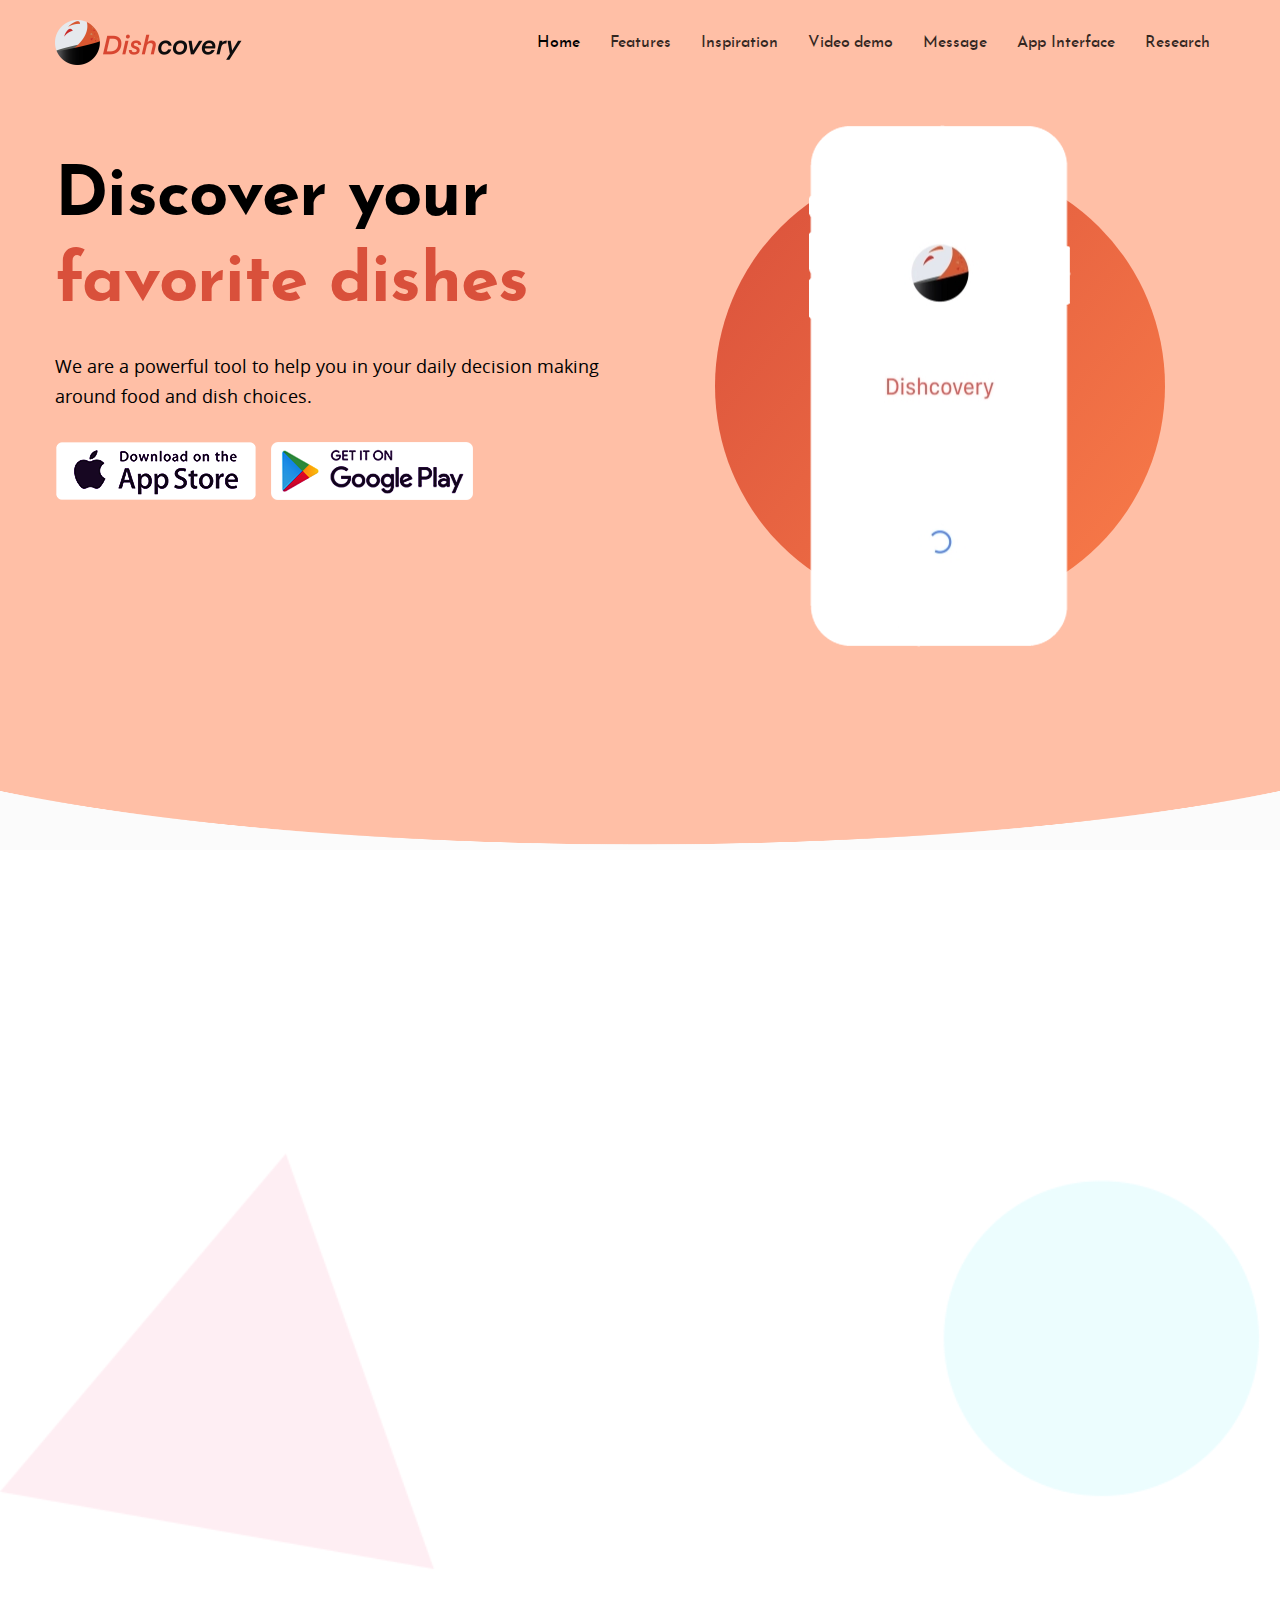
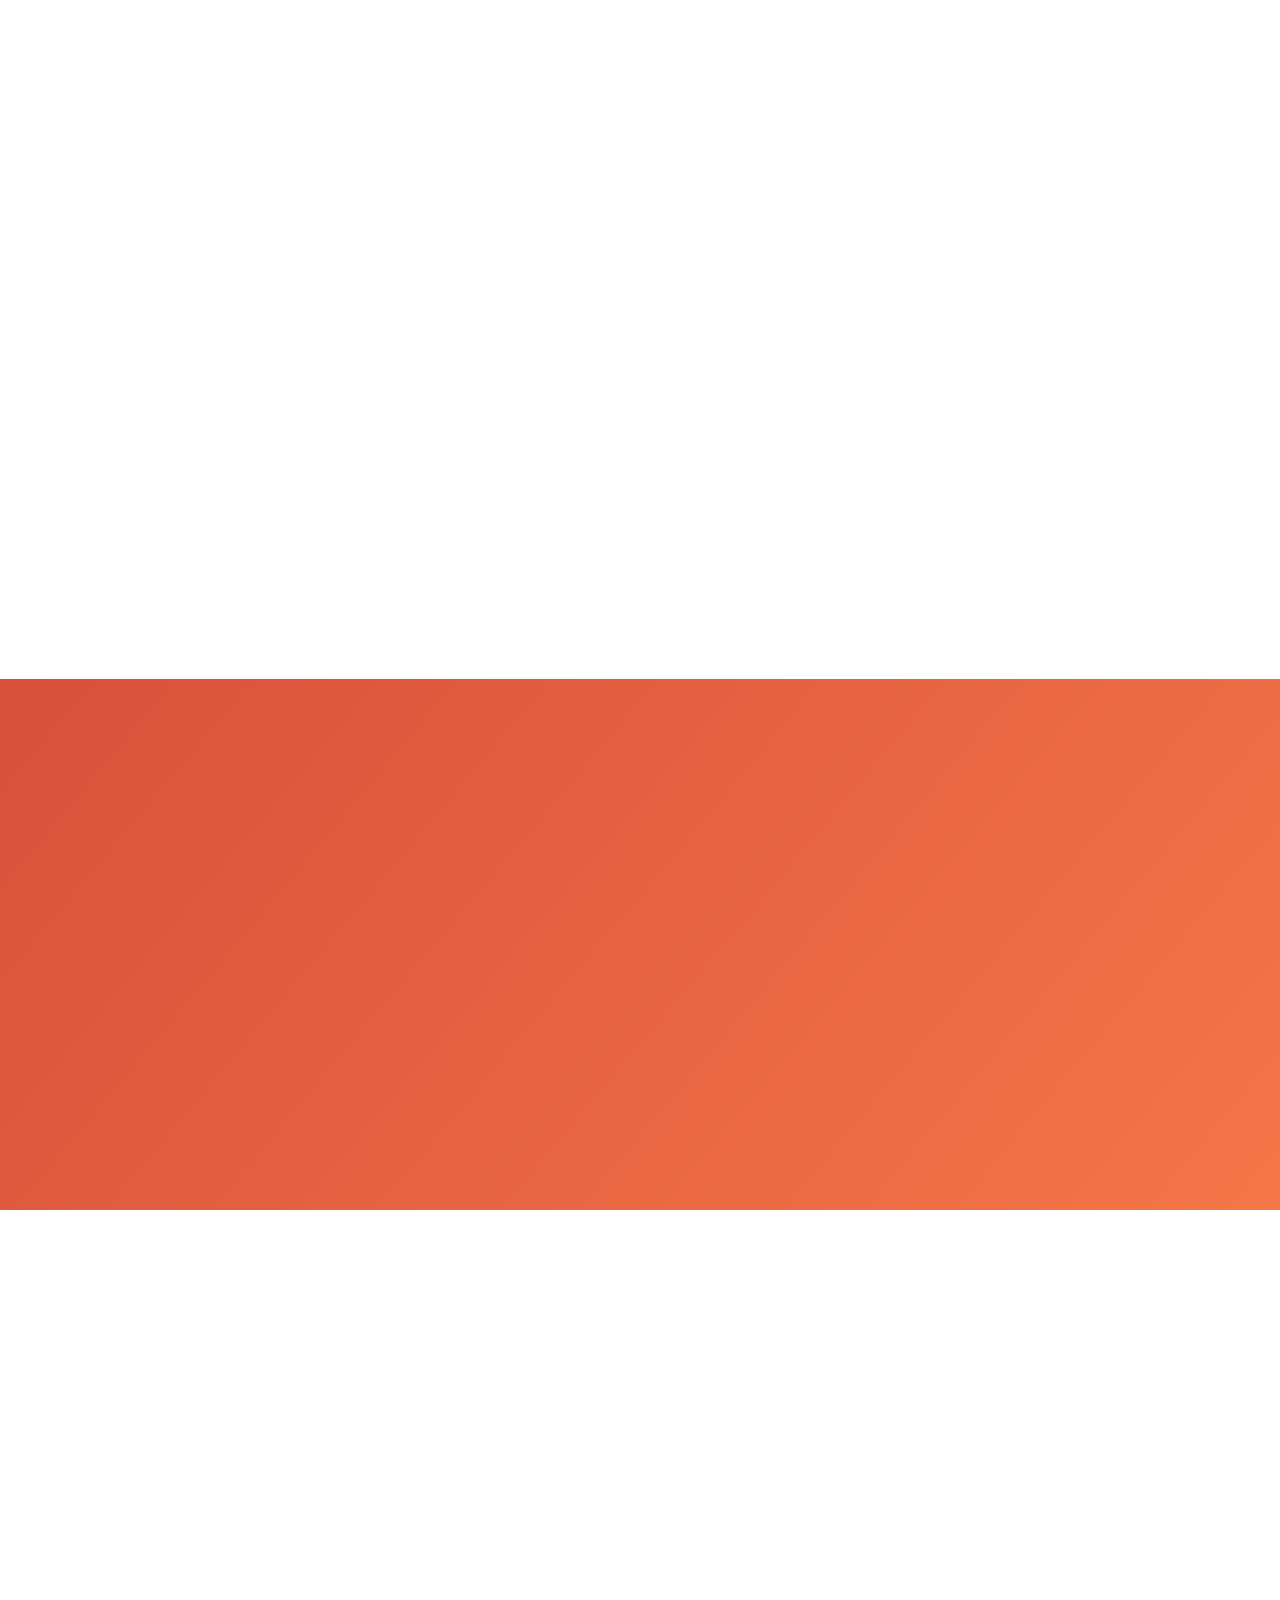
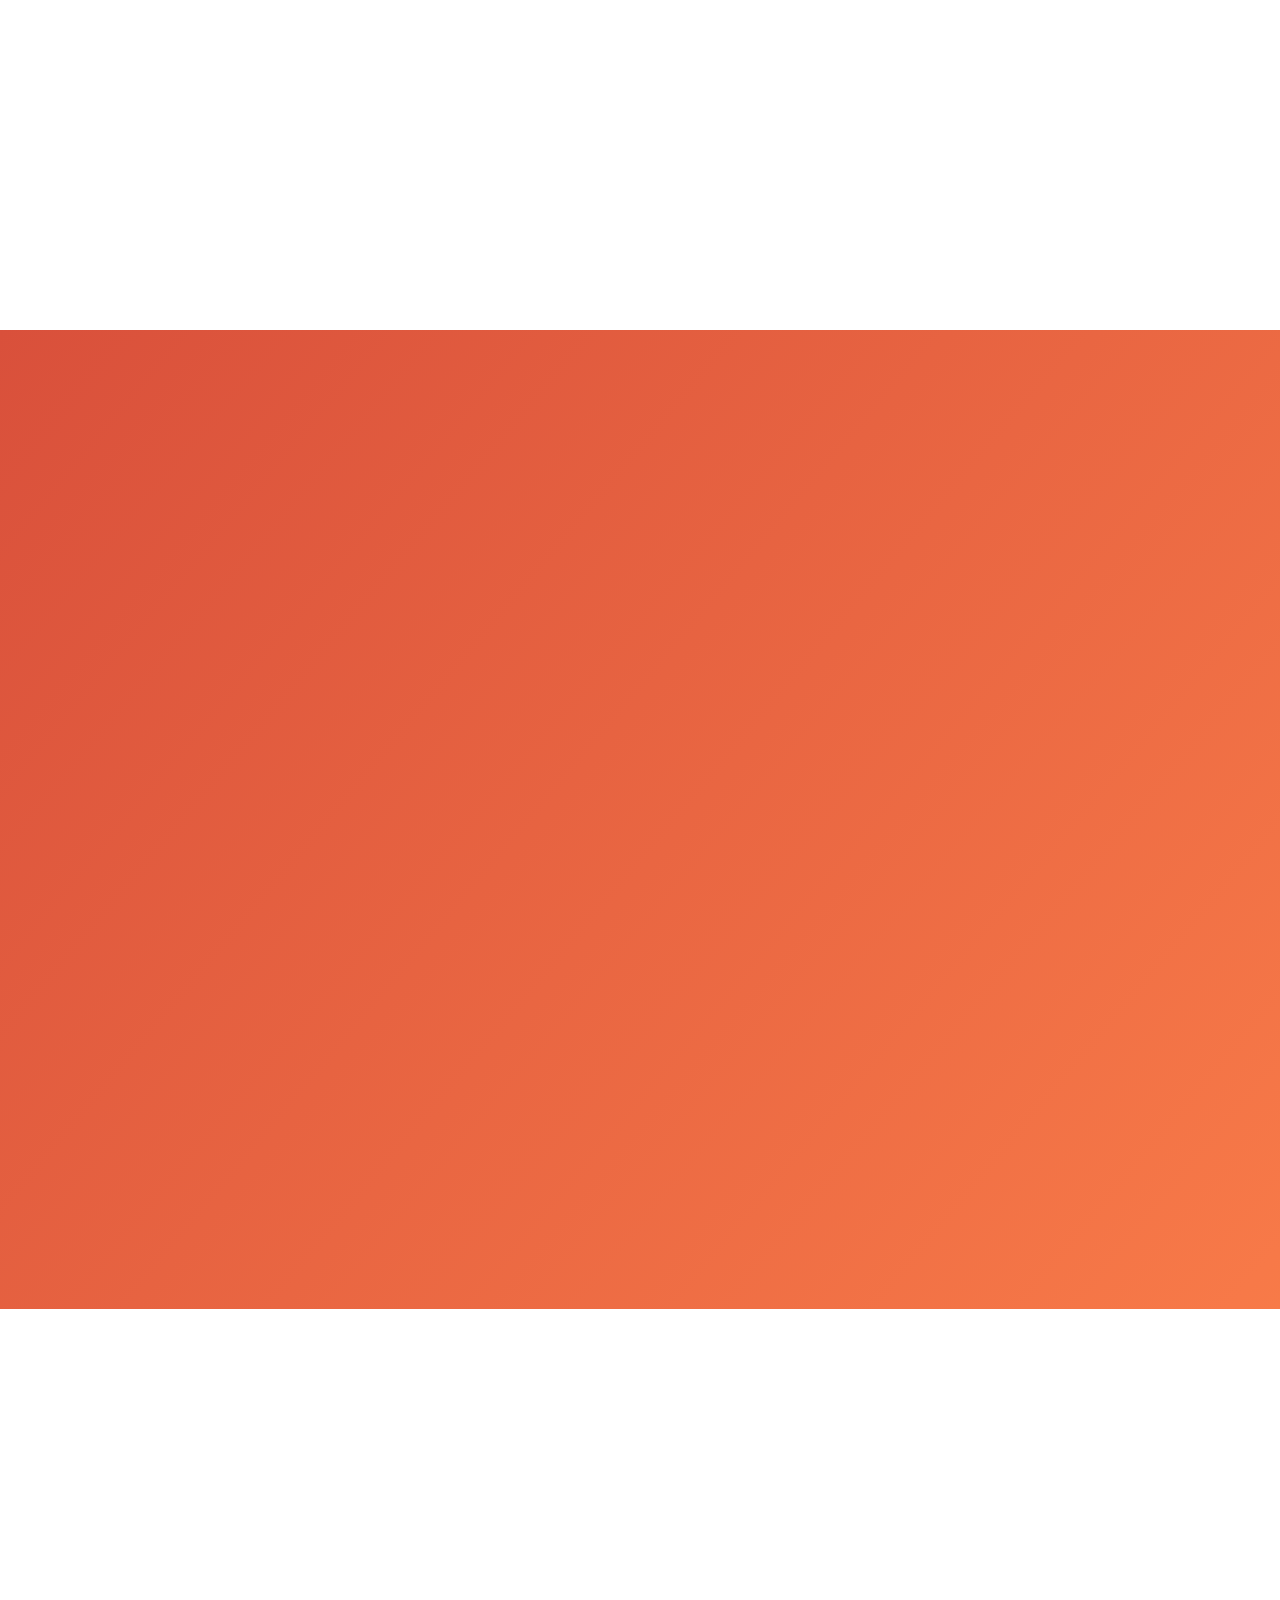
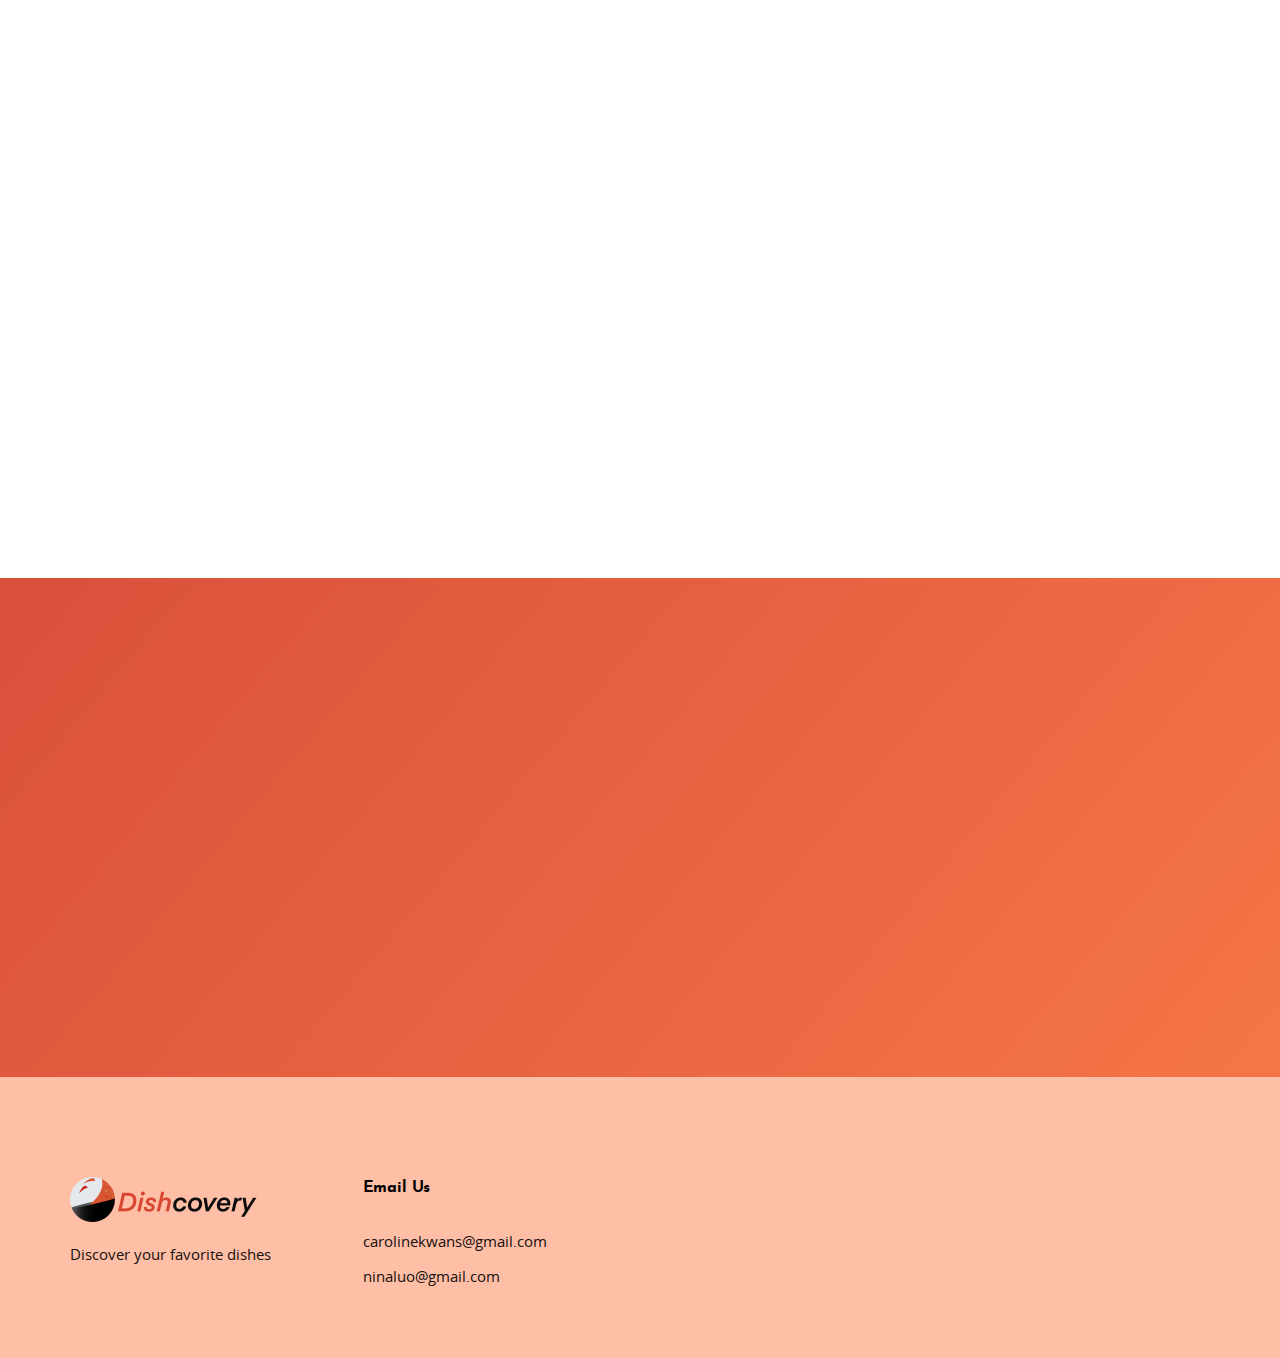
<file: index.html>
<!DOCTYPE html>
<html lang="en">
<head>
	<title>Dishcovery - App Landing Page</title>
	<meta charset="utf-8" />
	<meta name="viewport" content="width=device-width, initial-scale=1" />
	<link rel="icon" href="image/favicon.png" type="image/gif" sizes="16x16">
	<link rel="stylesheet" type="text/css" href="css/vendor.bundle.css">
	<link rel="stylesheet" type="text/css" href="css/style.css">
</head>
<body data-spy="scroll" data-target="#navbar" data-offset="70">

	<!-- Preloader -->
	<div id="preloader">
		<div id="status">&nbsp;</div>
	</div>
	<!--  -->

	<!-- header -->
	<header>
		<!-- navbar -->
		<nav id="navbar" class="navbar navbar-custom navbar-fixed-top" data-spy="affix" data-offset-top="70">
			<div class="container">
				<div class="row">
					<!-- Brand and toggle get grouped for better mobile display -->
					<div class="navbar-header page-scroll">
						<button type="button" class="navbar-toggle" data-toggle="collapse" data-target="#bs-example-navbar-collapse-1">
							<i class="fa fa-bars"></i>
						</button>
						<a class="navbar-brand page-scroll logo-light" href="index.html"><img alt="" src="image/Logoword.png"></a>
						<a class="navbar-brand page-scroll logo-clr" href="index.html"><img alt="" src="image/Logoword.png"></a>
					</div>

					<!-- Collect the nav links, forms, and other content for toggling -->
					<div class="collapse navbar-collapse" id="bs-example-navbar-collapse-1">
						<div class="right-nav text-right">
							<ul class="nav navbar-nav menu">
								<li>
									<a href="#home">Home</a>
								</li>
								<li>
									<a href="#feature">Features</a>
								</li>
								<li>
									<a href="#inspiration">Inspiration</a>
								</li>
								<li>
									<a href="#video">Video demo</a>
								</li>
								<li>
									<a href="#message">Message</a>
								</li>
								<li>
									<a href="#interface">App Interface</a>
								</li>
								<li>
									<a href="#research">Research</a>
								</li>
							</ul>
						</div>
					</div>
					<!-- /.navbar-collapse -->
				</div>
			</div>
		</nav>
		<!-- End navbar -->

		<!-- banner -->
		<div id="home" class="hero style-curve grdnt-pink">
			<div class="container">
				<div class="row hero-content">
					<div class="row">
						<div class="col-sm-6">
							<div class="intro-text light">
								<h1>Discover your</h1>
								<h1 class="redtext" style="color:#d9503b">favorite dishes</h1>
								<div class="spce"></div>
								<p class="large">We are a powerful tool to help you in your daily decision making around food and dish choices.</p>
								<div class="btn-holder">
									<a href="https://apps.apple.com/us/app/dish-covery/id1522942093"><img alt="" src="image/is-badge-light.png"></a>
									<a href="https://play.google.com/store/apps/details?id=com.codingminds.dishcovery"><img alt="" src="image/an-badge-light.png"></a>
								</div>
							</div>
						</div>
						<div class="col-sm-6 img-pre">
							<div class="slide-side text-center">
								<img class="phone"  alt="" src="image/phone.png">
								<div class="owl-carousel nplr app-slide-auto">
									<div>
										<img alt="" src="image/borderless1.jpg">
									</div>
									<div>
										<img alt="" src="image/borderless2.jpg">
									</div>
									<div>
										<img alt="" src="image/borderless3.jpg">
									</div>
								</div>
							</div>
							<div class="circle-bg grdnt-yellow"></div>
						</div>
					</div>
				</div>
			</div>
		</div>
		<!-- End Banner -->
	</header>
	<!-- End header -->

	<!-- Feature -->
	<section id="feature" class="bg-memphis sec-pad-lg pt-0">
		<div class="container">
			<div class="row">
				<div class="spce"></div>
				<div class="spce"></div>
				<div class="spce"></div>

			</div>
			<div class="section-text grad-yellow text-center  wow animated fadeInUp" data-wow-duration="1s" data-wow-delay=".2s">
				<p class="meta-head">Why install our app?</p>
				<h3>Uncover new tasty cuisine at local restaurants</h3>
			</div>
				<div class="items row">
					<div class="text-center col-feat shad-item">
						<div class="col-md-3 col-sm-6 res-margin wow animated fadeInUp" data-wow-duration="1.2s" data-wow-delay=".2s">
							<div class="item">
								<div class="icon-bg-lg bg-rad-anim grdnt-yellow">
									<span class="ti-pie-chart"></span>
								</div>
								<div class="spce"></div>
								<h5>Variety of Cuisines</h5>
								<p>Access to over 50 million businesses</p>
							</div>
						</div>
						<div class="col-md-3 col-sm-6 res-margin wow animated fadeInUp" data-wow-duration="1.4s" data-wow-delay=".2s">
							<div class="item">
								<div class="icon-bg-lg bg-rad-anim grdnt-yellow">
									<span class="ti-credit-card"></span>
								</div>
								<div class="spce"></div>
								<h5>Sentiment Analysis</h5>
								<p>Program rates each dish based on real yelp written reviews</p>
							</div>
						</div>
						<div class="col-md-3 col-sm-6 res-margin wow animated fadeInUp" data-wow-duration="1.6s" data-wow-delay=".2s">
							<div class="item">
								<div class="icon-bg-lg bg-rad-anim grdnt-yellow">
									<span class="ti-bell"></span>
								</div>
								<div class="spce"></div>
								<h5>Accurate</h5>
								<p>Black list effectively filters out unrelated words</p>
							</div>
						</div>
						<div class="col-md-3 col-sm-6 res-margin wow animated fadeInUp" data-wow-duration="1.8s" data-wow-delay=".2s">
							<div class="item">
								<div class="icon-bg-lg bg-rad-anim grdnt-yellow">
									<span class="ti-stats-up"></span>
								</div>
								<div class="spce"></div>
								<h5>Easy UI</h5>
								<p>Freely navigate our app user interface</p>
							</div>
						</div>
					</div>
				</div>
			</div>
		</div>
	</section>
	<!-- End feature -->

	<!-- cta -->
	<section id ="inspiration" class="cta sec-pad-lg pt-0">
		<div class="container">
			<div class="row">
				<div class="col-md-6 col-md-offset-3 text-center  wow animated fadeInUp" data-wow-duration="1s" data-wow-delay=".2s">
					<img alt="" src="image/img-art.png">
					<div class="spce"></div>
					<h4>Our Inspiration</h4>
					<p>Our love for trying different foods started in middle school. Every time we hung out after school, we would walk to the local cafes and restaurants to enjoy a light meal or refreshing drink. However, we often struggled to discover the best dishes out of the dozens of attractive choices. Having learned Python programming, we decided to create an app that would highlight the most popular food items and drinks recommended by real customers from nearby places. Building this app has been extremely fun, and as we continue to add more features to Dishcovery, we hope that you discover a new favorite dish. </p>
					<div class="spce"></div>
					<p>-Caroline and Nina</p>
					<div class="spce"></div>
					<a class="btn grdnt-yellow" href="#message"><span>A Message from Us</span></a>
				</div>
			</div>
		</div>
	</section>
	<!-- End cta -->

	<!-- About -->
	<section id = "video" class="sec-pad-lg grdnt-yellow light">
		<div class="container">
			<div class="row">
				<div class="flx-container res-center-sm align-flx-center flx-off-sm row">
					<div class="col-sm-5 res-margin-sm wow animated fadeInUp" data-wow-duration="1s" data-wow-delay=".2s">
						<div class="text">
							<h3>Discover Dishcovery</h3>
							<div class="spce"></div>
							<p>Watch a video app demo of the UI experience!</p>
							<div class="spce"></div>
						</div>
					</div>
					<div class="col-sm-4 col-md-3 text-center wow animated fadeInUp" data-wow-duration="1s" data-wow-delay=".4s">
						<img alt="" src="image/placeholder.png">
						<div class="text-center grad-yellow btn-over">
							<iframe width="448" height="252" src="https://www.youtube.com/embed/lmNFUlJlBBo" frameborder="0" allow="accelerometer; autoplay; clipboard-write; encrypted-media; gyroscope; picture-in-picture" allowfullscreen></iframe>
						</div>
					</div>
					<div class="col-md-4 col-md-offset-1 col-sm-4">
						<div class="right-dir-col wow animated fadeInUp" data-wow-duration="1s" data-wow-delay=".6s">
								<div class="list">
									<div class="icon-md">
										<span class="ti-face-smile" aria-hidden="true"></span>
									</div>
									<div class="text">
										<h5>Extracts data from real customer experiences</h5>
										<p></p>
									</div>
								</div>
								<div class="spce"></div>
								<div class="list">
									<div class="icon-md">
										<span class="ti-comment-alt" aria-hidden="true"></span>
									</div>
									<div class="text">
										<h5>Make your decision based on our sentiment analysis rating.</h5>
										<p></p>
									</div>
								</div>
								<div class="spce"></div>
								<div class="list">
									<div class="icon-md">
										<span class="ti-crown" aria-hidden="true"></span>
									</div>
									<div class="text">
										<h5>Get recommendations any time anywhere.</h5>
										<p></p>
									</div>
								</div>
							</div>
					</div>
				</div>
			</div>
		</div>
	</section>
	<!-- // -->

	<!-- Overview -->
	<section id="message" class="sec-pad-lg">
		<div class="container">
			<div class="row">
				<div class="row">
					<div class="flx-container res-center-sm align-flx-center flx-off-sm row">
						<div class="col-md-4 col-sm-6 res-margin-sm animated wow fadeInUp" data-wow-duration="2s">
							<div class="text">
								<h3>A Message from the Founders...</h3>
								<div class="spce"></div>
								<p></p>
							</div>
						</div>
						<div class="col-md-7 col-md-offset-1 col-sm-6 animated wow fadeInUp" data-wow-duration="4s">
							<div class="owl-carousel grad-yellow col-md-7 quote wow animated fadeInUp" data-wow-duration="1.2s" data-wow-delay=".2s">
								<div class="quote-item">
									<div class="quote-text bg-gray">
										<div class="rating">
											<ul class="rating-list">
											</ul>
										</div>
										<p>“Hi, Welcome to Dishcovery! I'm Caroline, a junior at Westridge School. I love trying different foods and making ceramic forms. In my free time, you can find me reading books or programming.”</p>
										<div class="spce"></div>
										<div class="profile clearfix">
											<h6 class="heading">Caroline Kwan</h6>
											<p>Co-Founder</p>
										</div>
									</div>
									<div class="profile-img"><img alt="" src="image/profile-img.jpg"></div>
								</div>
								<div class="quote-item">
									<div class="quote-text bg-gray">
										<p>“Welcome! I'm Nina, a junior at the Webb Schools of California. In my free time you can find me baking egg tarts and watching anime. We both love trying new foods and we wanted to share that passion with you!”</p>
										<div class="spce"></div>
										<div class="profile clearfix">
											<h6 class="heading">Nina Luo</h6>
											<p>Co-Founder</p>
										</div>
									</div>
									<div class="profile-img"><img alt="" src="image/profile-img-2.jpg"></div>
								</div>
							</div>
						</div>
					</div>	
				</div>
			</div>
		</div>
	</section>
	<!-- // -->
	<!-- Screenshot -->
	<section id = "interface" class="sec-pad-lg grdnt-yellow light">
		<div class="container">
			<div class="section-text text-center wow animated fadeInUp" data-wow-duration="1s" data-wow-delay=".2s">
				<p class="meta-head">App Interface</p>
				<h3>Easy to use, Simple User Interface.</h3>
			</div>
		</div>
		<div class="screenshot wow animated fadeInUp" data-wow-duration="1.2s" data-wow-delay=".2s">
			<div  class="owl-carousel screen nplr screen-loop">
				<div>
					<img alt="" src="image/iphonescreenshot6.png">
				</div>
				<div>
					<img alt="" src="image/iphonescreenshot1.png">
				</div>
				<div>
					<img alt="" src="image/iphonescreenshot2.png">
				</div>
				<div>
					<img alt="" src="image/iphonescreenshot3.png">
				</div>
				<div>
					<img alt="" src="image/iphonescreenshot4.png">
				</div>
				<div>
					<img alt="" src="image/iphonescreenshot5.png">
				</div>
			</div>
		</div>
	</section>
	<!-- End Screenshot -->






	
	<!--Blog  -->
	<section id ="research" class="sec-pad-lg">
		<div class="container">
			<div class="row">
				<div class="section-text text-center wow animated fadeInUp" data-wow-duration="1s" data-wow-delay=".2s">

					<h3>Our Research</h3>
				</div>
				<div class="post row grad-yellow wow animated fadeInUp" data-wow-duration="1.2s" data-wow-delay=".2s">
					<div class="col-md-4 res-margin"></div>
					<div class="col-md-4 res-margin">
						<div class="post-col grad-blue">
							<a href="blog-single.html"><img alt="" src="image/blog-img-2.jpg"></a>
							<div class="post-content">
								<div class="spce md"></div>
								<ul class="post-meta clearfix">
									<li>Jul 25, 2020</li>
									
								</ul>
								<div class="post-text">
									<a href="blog-single.html"> 
										<h5>Analyzing and Filtering Food Items in Restaurant Reviews: Sentiment Analysis and Web Scraping</h5>
										<p></p>
									</a>
								</div>
								<a class="btn grdnt-yellow fill" href="blog-single.html"><span class="clip-txt">Read More</span></a>
							</div>
						</div>
					</div>
				</div>
			</div>
		</div>
	</section>
	<!-- End blog -->

<!-- download-section -->
	<section class="grdnt-yellow">
		<div class="parallax-bg sec-pad-lg cta" style='background-image: url("image/BottomBanner.png")' data-stellar-background-ratio="0.5">
			<div class="container">
				<div class="row">
					<div class="light grad-yellow wow animated fadeInUp" data-wow-duration="1s" data-wow-delay=".2s">
						<h3>Get it now</h3>
						<p class="large">Available on all native App Store</p>
						<div class="btn-holder">
							<div class="btn-holder">
								<a href="https://apps.apple.com/us/app/dish-covery/id1522942093"><img alt="" src="image/is-badge.png"></a>
								<a href="https://play.google.com/store/apps/details?id=com.codingminds.dishcovery"><img alt="" src="image/an-badge.png"></a>
							</div>
						</div>
					</div>
				</div>
			</div>
		</div>
	</section>
	<!-- End download-section -->
	<!--Footer  -->
	<footer class="footer-wrapper pb-0 grdnt-pink sec-pad light">
		<div class="container footer-content">
			<div class="row"></div>
				<div class="row footer-widget">
					<div class="col-md-3 col-sm-6 res-margin">
						<a class="navbar-brand" href="index.html"><img alt="" src="image/Logoword.png"></a>
						<div class="spce"></div>
						<p>Discover your favorite dishes</p>
					</div>
					
					<div class="col-md-3 col-sm-6">
						<h6>Email Us</h6>
						<div class="spce"></div>
							<ul class="social-holder light">
								<p>carolinekwans@gmail.com</p>
								<p>ninaluo@gmail.com</p>
							</ul>
					</div>
				</div>
				<div class="spce md"></div>
				<div class="spce"></div>
				
			</div>			
		</div>
	</footer>
	<!-- End Footer -->

	<!-- script -->
	<script src="js/vendor.bundle.js"></script>
	<script src="js/script.js"></script>

</body>
</html>
</file>
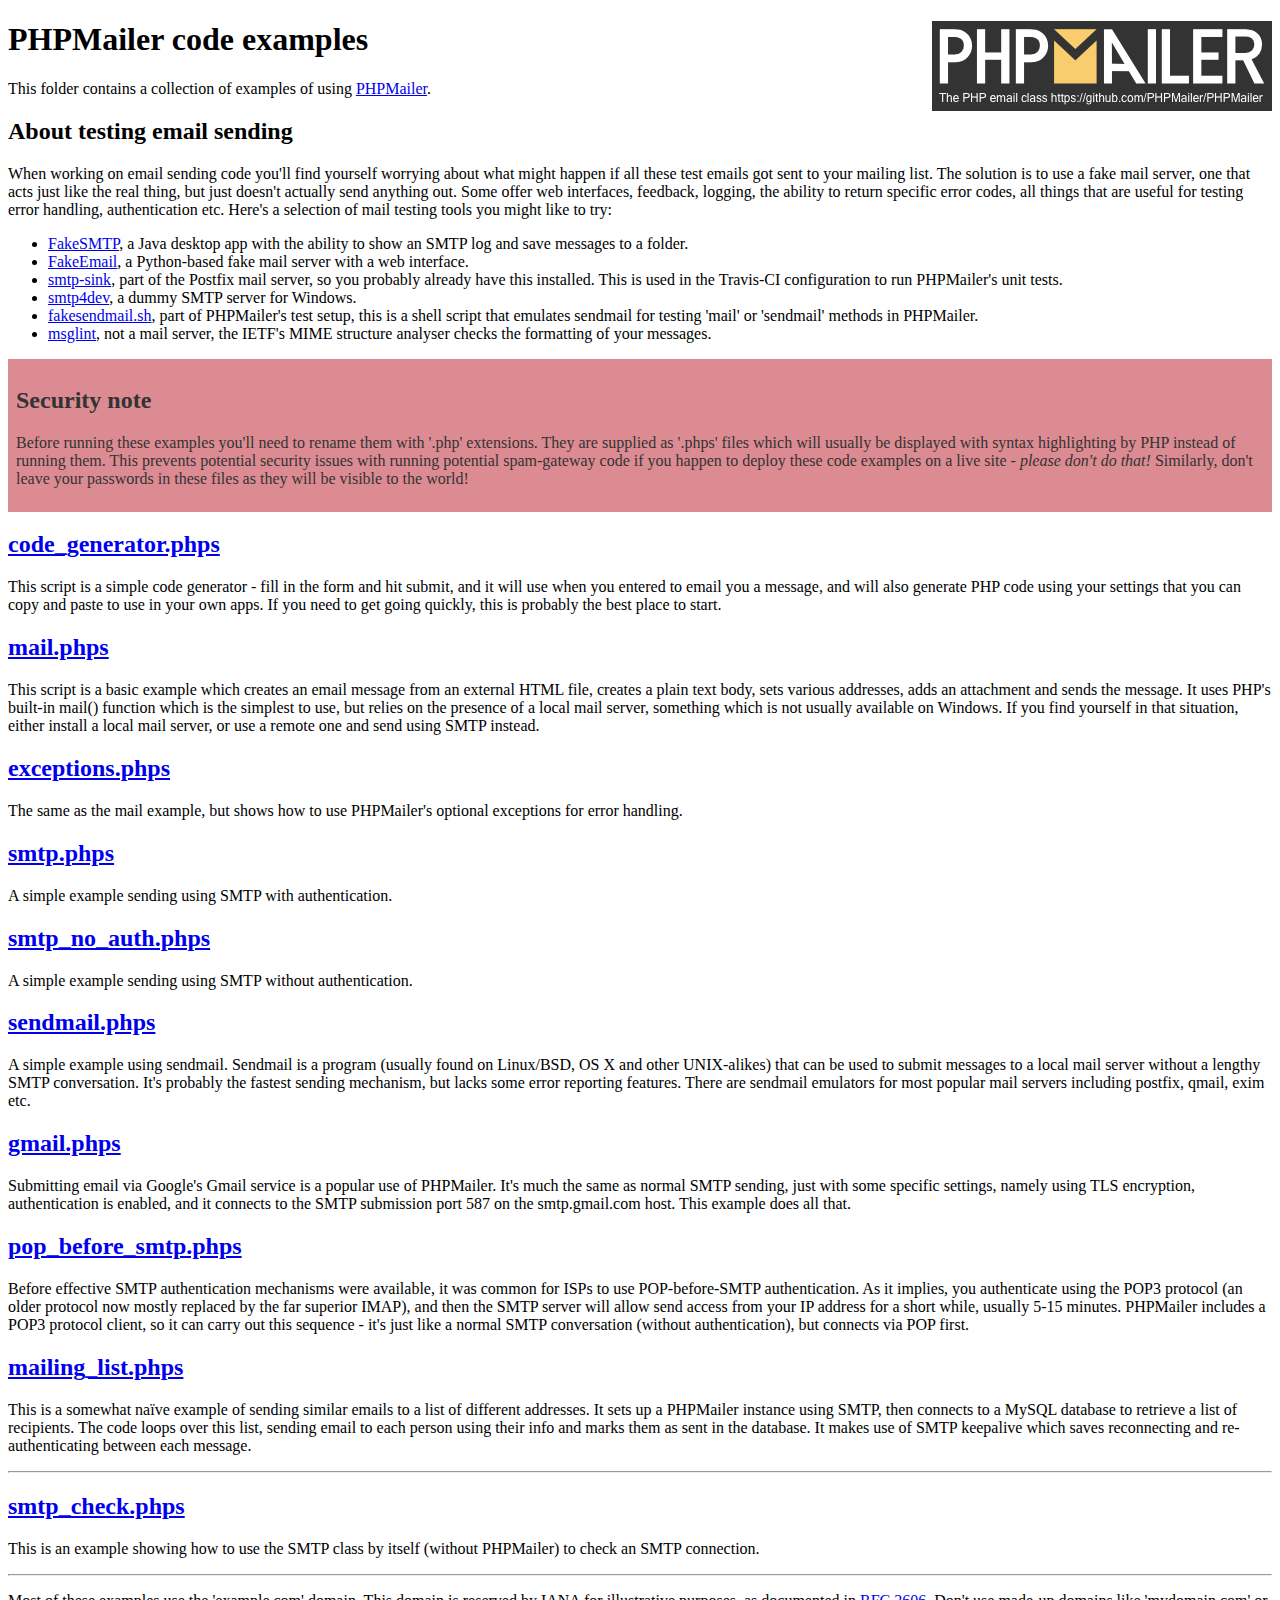
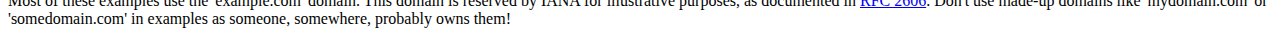
<file: PHPMailer-master/examples/index.html>
<!DOCTYPE html>
<html>
<head>
	<meta charset="UTF-8">
	<title>PHPMailer Examples</title>
</head>
<body>
<h1>PHPMailer code examples<a href="https://github.com/PHPMailer/PHPMailer"><img src="images/phpmailer.png" style="float:right; border:0;" alt="PHPMailer logo"></a></h1>
<p>This folder contains a collection of examples of using <a href="https://github.com/PHPMailer/PHPMailer">PHPMailer</a>.</p>
<h2>About testing email sending</h2>
<p>When working on email sending code you'll find yourself worrying about what might happen if all these test emails got sent to your mailing list. The solution is to use a fake mail server, one that acts just like the real thing, but just doesn't actually send anything out. Some offer web interfaces, feedback, logging, the ability to return specific error codes, all things that are useful for testing error handling, authentication etc. Here's a selection of mail testing tools you might like to try:</p>
<ul>
  <li><a href="https://github.com/Nilhcem/FakeSMTP">FakeSMTP</a>, a Java desktop app with the ability to show an SMTP log and save messages to a folder. </li>
  <li><a href="https://github.com/isotoma/FakeEmail">FakeEmail</a>, a Python-based fake mail server with a web interface.</li>
  <li><a href="http://www.postfix.org/smtp-sink.1.html">smtp-sink</a>, part of the Postfix mail server, so you probably already have this installed. This is used in the Travis-CI configuration to run PHPMailer's unit tests.</li>
  <li><a href="http://smtp4dev.codeplex.com">smtp4dev</a>, a dummy SMTP server for Windows.</li>
  <li><a href="https://github.com/PHPMailer/PHPMailer/blob/master/test/fakesendmail.sh">fakesendmail.sh</a>, part of PHPMailer's test setup, this is a shell script that emulates sendmail for testing 'mail' or 'sendmail' methods in PHPMailer.</li>
  <li><a href="http://tools.ietf.org/tools/msglint/">msglint</a>, not a mail server, the IETF's MIME structure analyser checks the formatting of your messages.</li>
</ul>
<div style="padding: 8px; color: #333333; background-color: #dc8b92">
<h2>Security note</h2>
<p>Before running these examples you'll need to rename them with '.php' extensions. They are supplied as '.phps' files which will usually be displayed with syntax highlighting by PHP instead of running them. This prevents potential security issues with running potential spam-gateway code if you happen to deploy these code examples on a live site - <em>please don't do that!</em> Similarly, don't leave your passwords in these files as they will be visible to the world!</p>
</div>
<h2><a href="code_generator.phps">code_generator.phps</a></h2>
<p>This script is a simple code generator - fill in the form and hit submit, and it will use when you entered to email you a message, and will also generate PHP code using your settings that you can copy and paste to use in your own apps. If you need to get going quickly, this is probably the best place to start.</p>
<h2><a href="mail.phps">mail.phps</a></h2>
<p>This script is a basic example which creates an email message from an external HTML file, creates a plain text body, sets various addresses, adds an attachment and sends the message. It uses PHP's built-in mail() function which is the simplest to use, but relies on the presence of a local mail server, something which is not usually available on Windows. If you find yourself in that situation, either install a local mail server, or use a remote one and send using SMTP instead.</p>
<h2><a href="exceptions.phps">exceptions.phps</a></h2>
<p>The same as the mail example, but shows how to use PHPMailer's optional exceptions for error handling.</p>
<h2><a href="smtp.phps">smtp.phps</a></h2>
<p>A simple example sending using SMTP with authentication.</p>
<h2><a href="smtp_no_auth.phps">smtp_no_auth.phps</a></h2>
<p>A simple example sending using SMTP without authentication.</p>
<h2><a href="sendmail.phps">sendmail.phps</a></h2>
<p>A simple example using sendmail. Sendmail is a program (usually found on Linux/BSD, OS X and other UNIX-alikes) that can be used to submit messages to a local mail server without a lengthy SMTP conversation. It's probably the fastest sending mechanism, but lacks some error reporting features. There are sendmail emulators for most popular mail servers including postfix, qmail, exim etc.</p>
<h2><a href="gmail.phps">gmail.phps</a></h2>
<p>Submitting email via Google's Gmail service is a popular use of PHPMailer. It's much the same as normal SMTP sending, just with some specific settings, namely using TLS encryption, authentication is enabled, and it connects to the SMTP submission port 587 on the smtp.gmail.com host. This example does all that.</p>
<h2><a href="pop_before_smtp.phps">pop_before_smtp.phps</a></h2>
<p>Before effective SMTP authentication mechanisms were available, it was common for ISPs to use POP-before-SMTP authentication. As it implies, you authenticate using the POP3 protocol (an older protocol now mostly replaced by the far superior IMAP), and then the SMTP server will allow send access from your IP address for a short while, usually 5-15 minutes. PHPMailer includes a POP3 protocol client, so it can carry out this sequence - it's just like a normal SMTP conversation (without authentication), but connects via POP first.</p>
<h2><a href="mailing_list.phps">mailing_list.phps</a></h2>
<p>This is a somewhat naïve example of sending similar emails to a list of different addresses. It sets up a PHPMailer instance using SMTP, then connects to a MySQL database to retrieve a list of recipients. The code loops over this list, sending email to each person using their info and marks them as sent in the database. It makes use of SMTP keepalive which saves reconnecting and re-authenticating between each message.</p>
<hr>
<h2><a href="smtp_check.phps">smtp_check.phps</a></h2>
<p>This is an example showing how to use the SMTP class by itself (without PHPMailer) to check an SMTP connection.</p>
<hr>
<p>Most of these examples use the 'example.com' domain. This domain is reserved by IANA for illustrative purposes, as documented in <a href="http://tools.ietf.org/html/rfc2606">RFC 2606</a>. Don't use made-up domains like 'mydomain.com' or 'somedomain.com' in examples as someone, somewhere, probably owns them!</p>
</body>
</html>
</file>
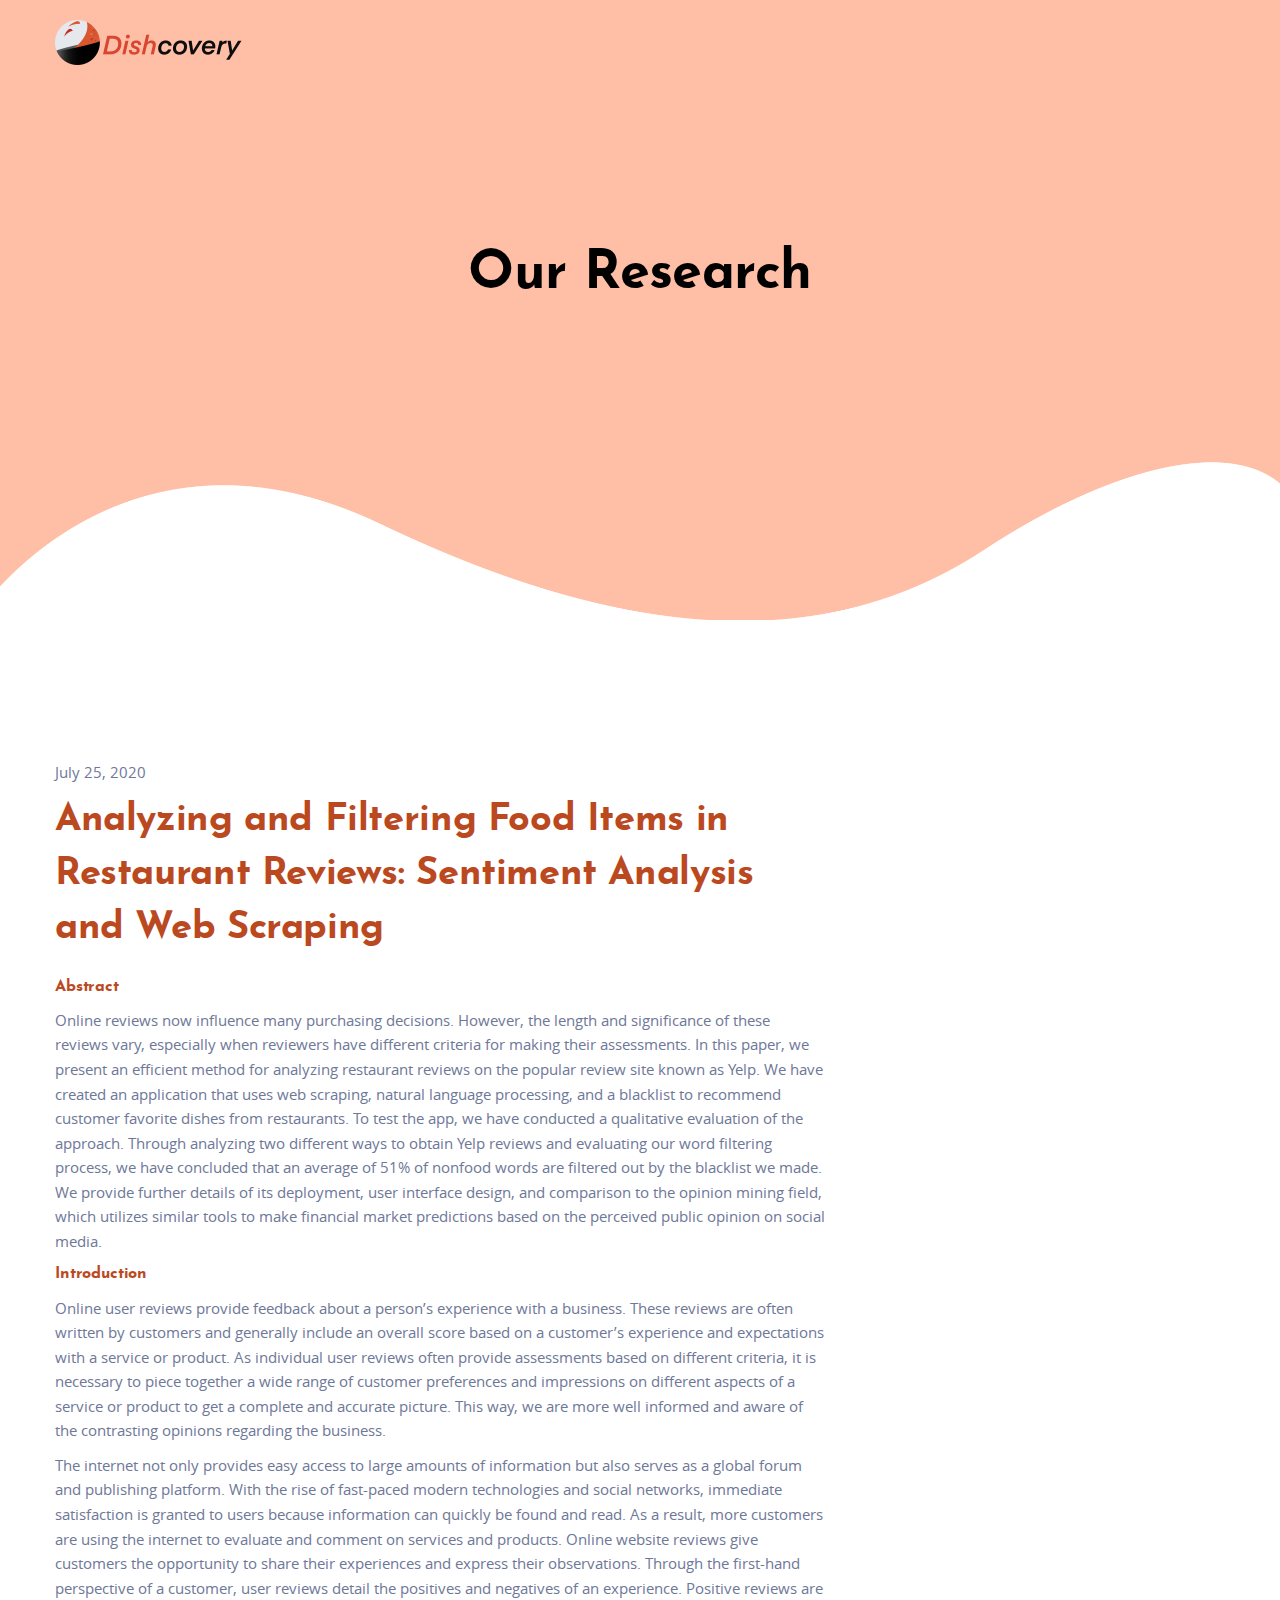
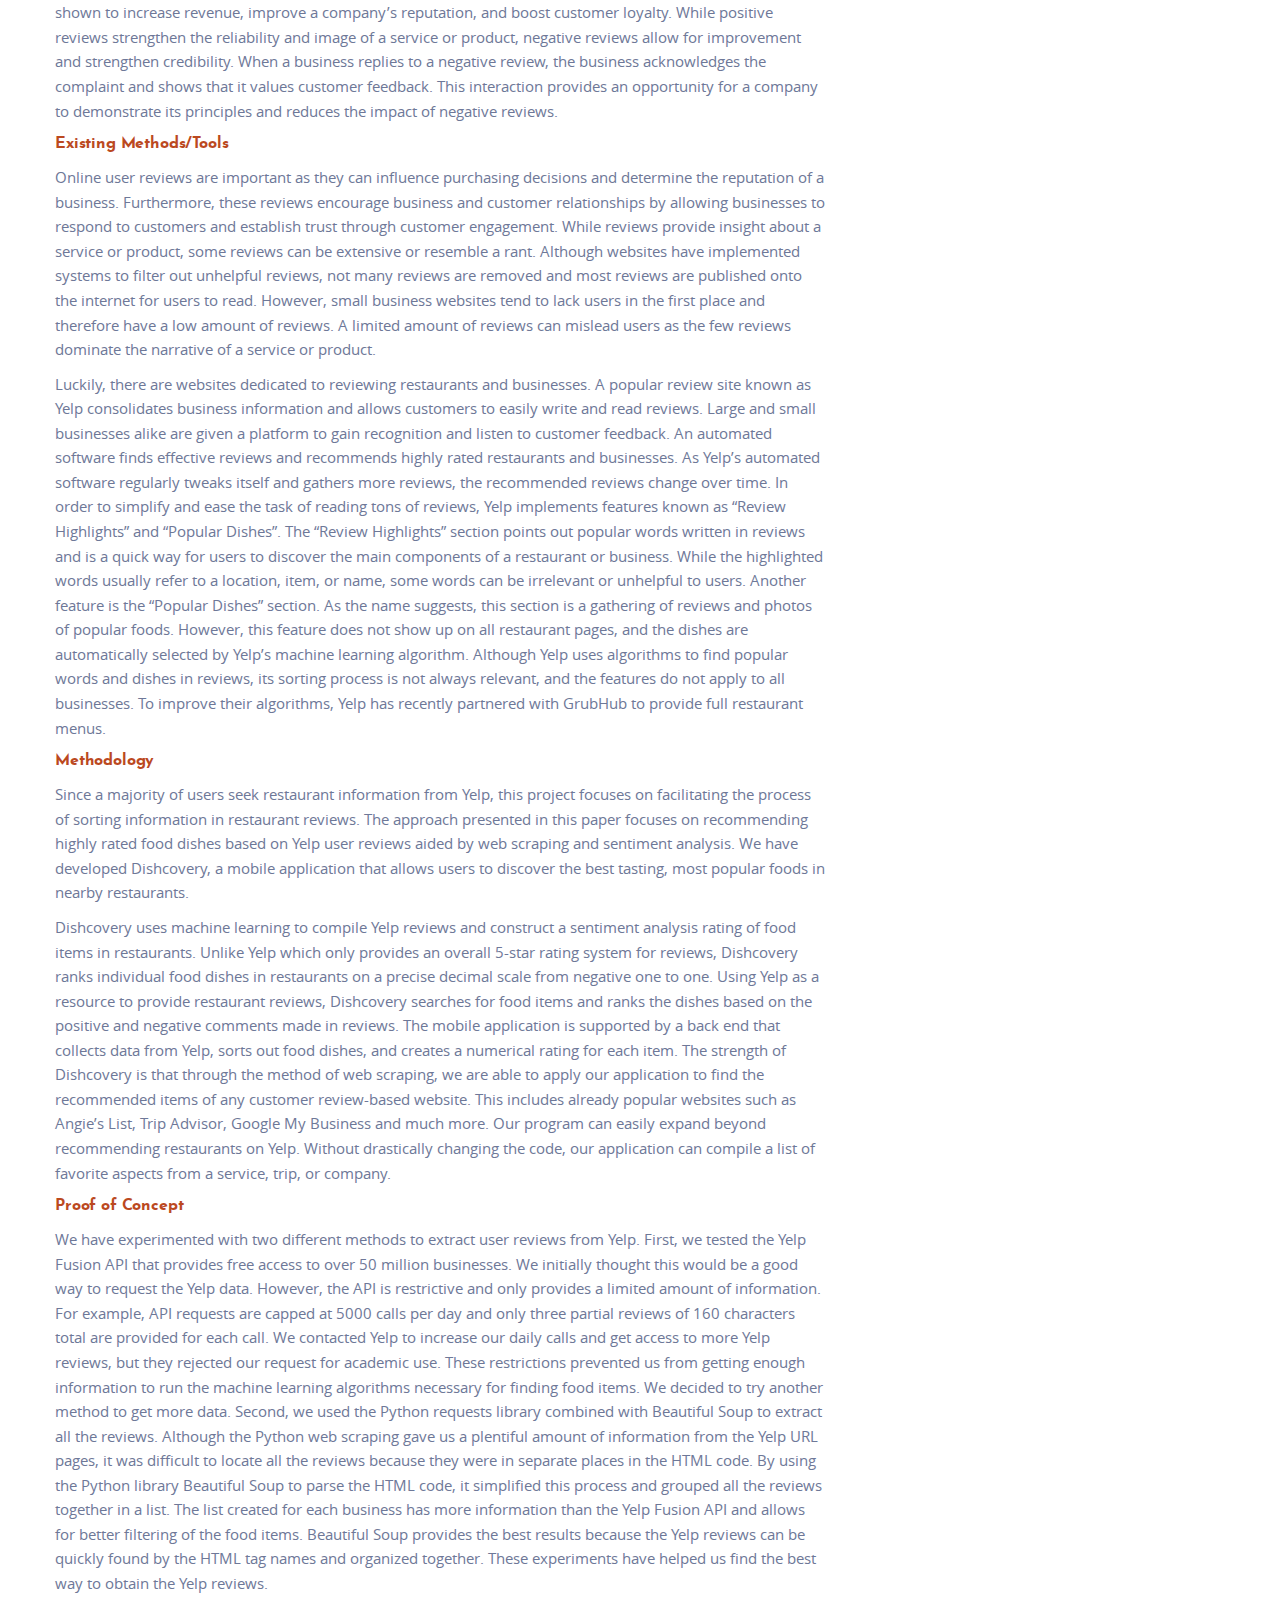
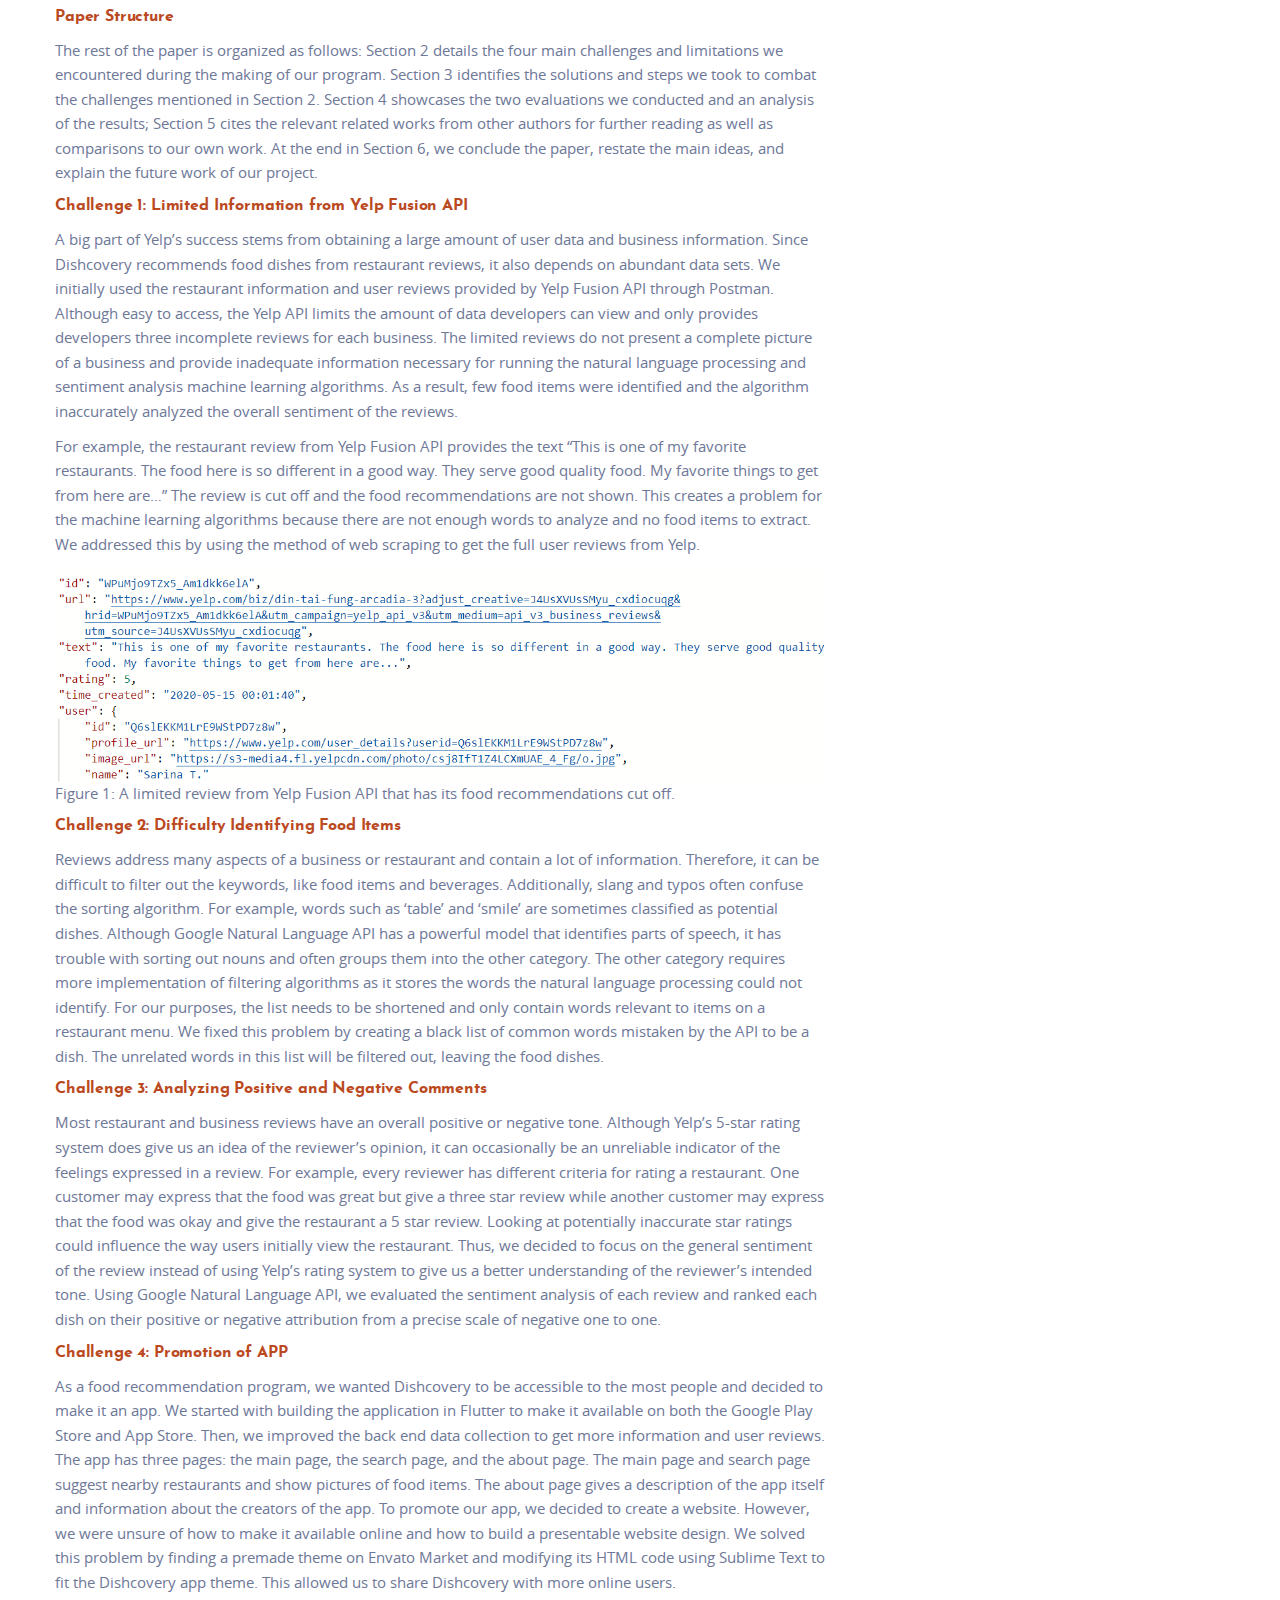
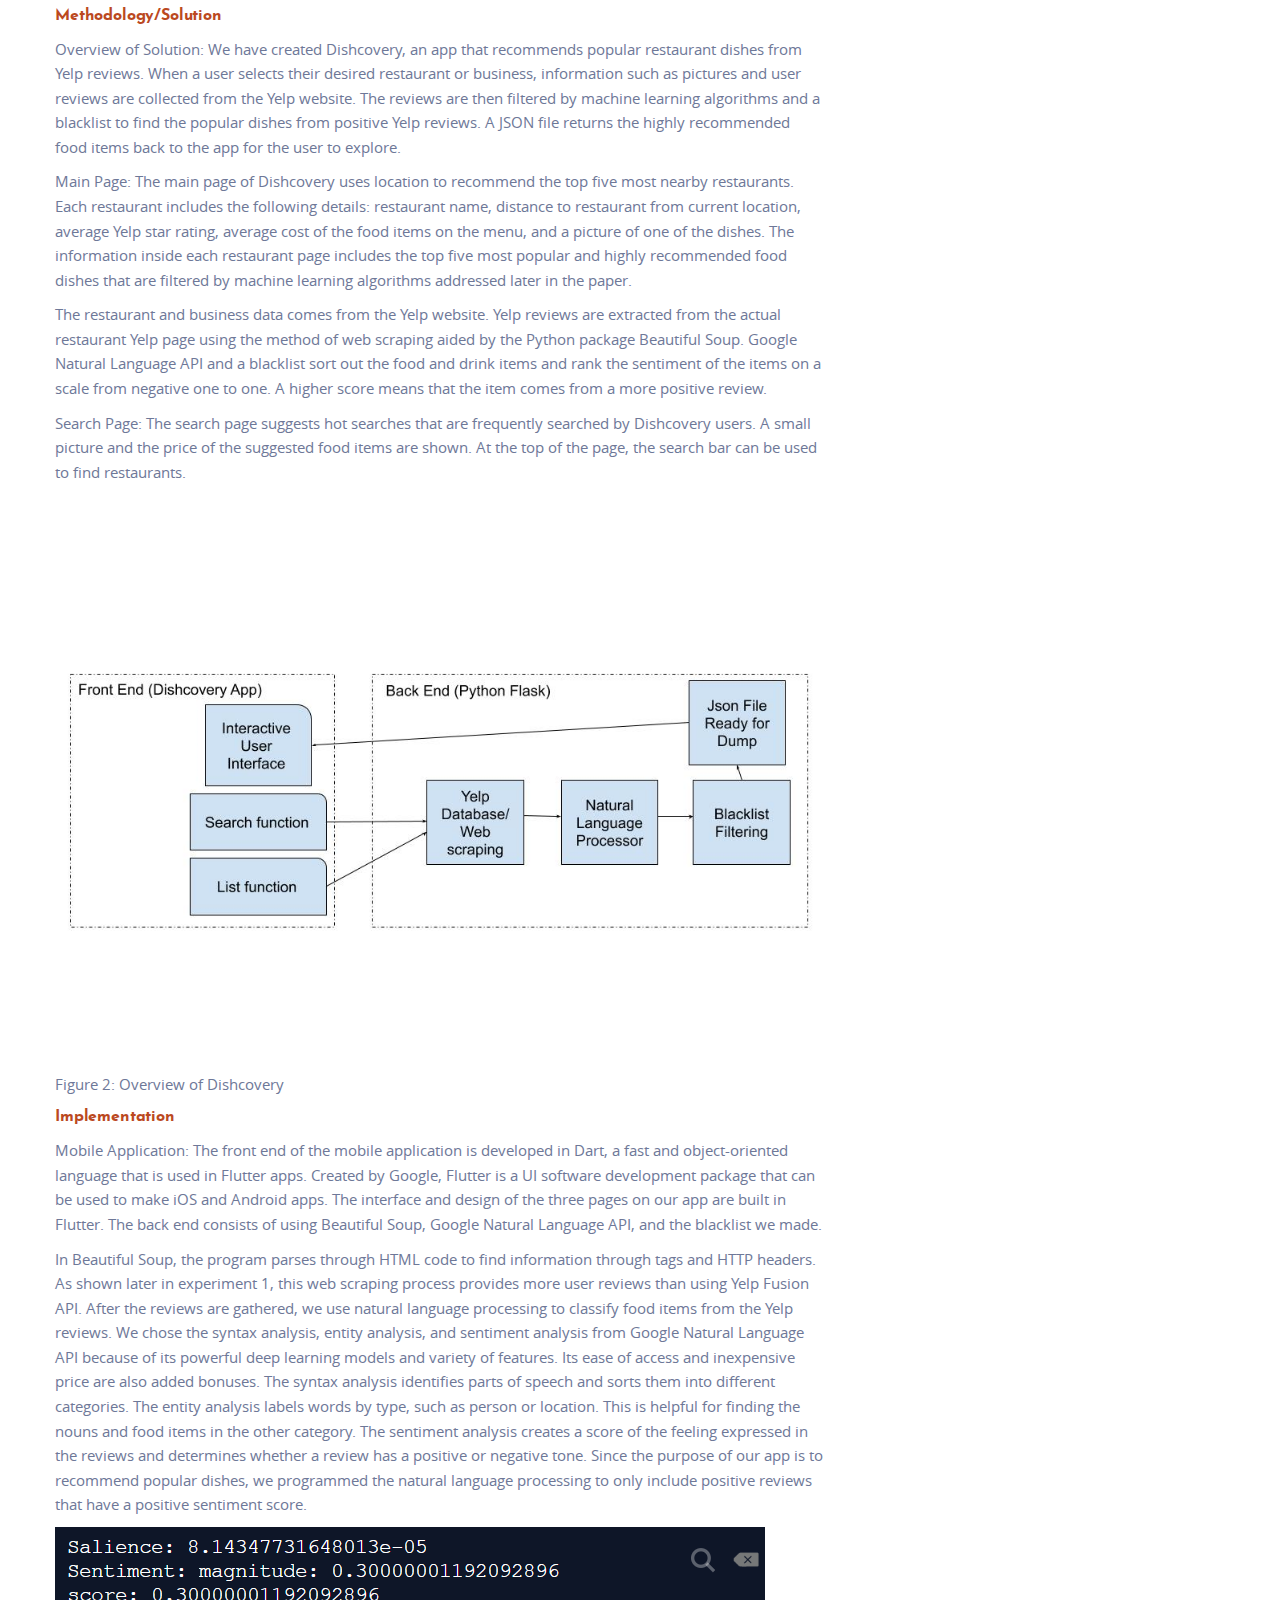
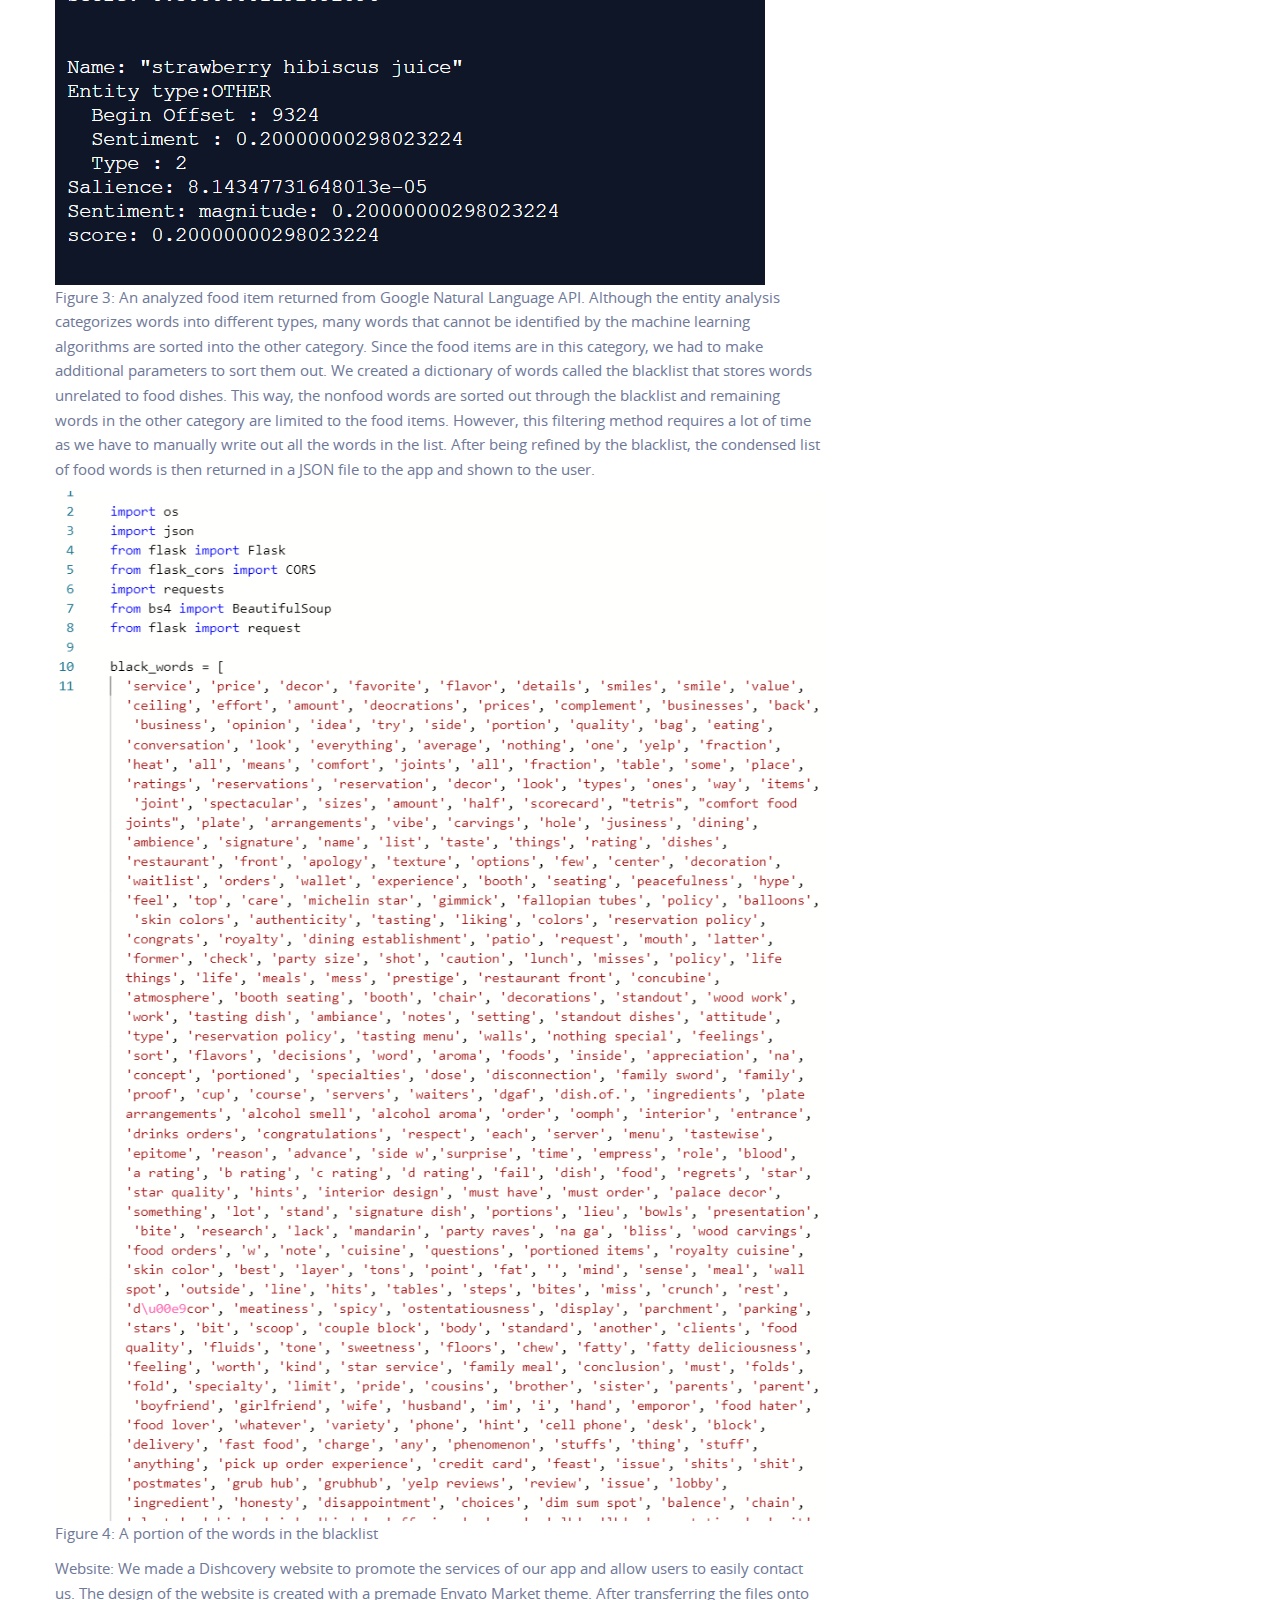
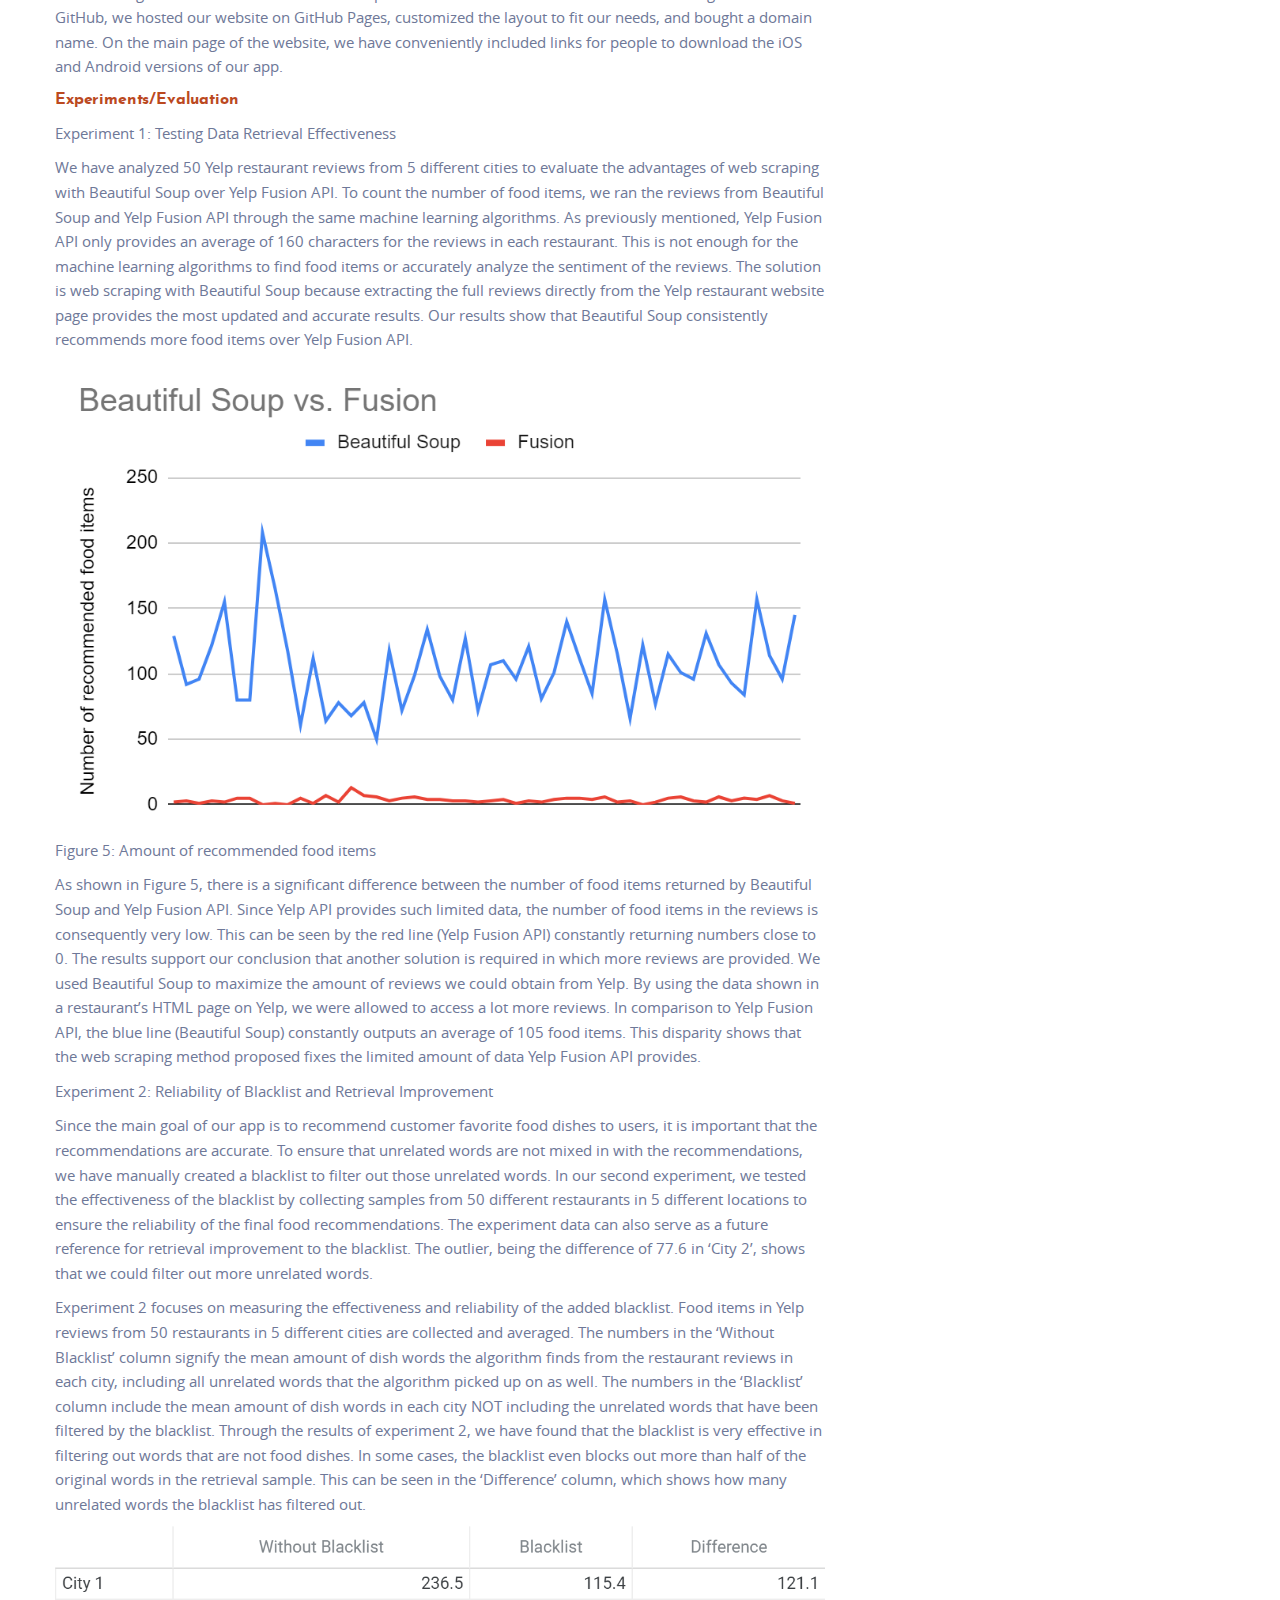
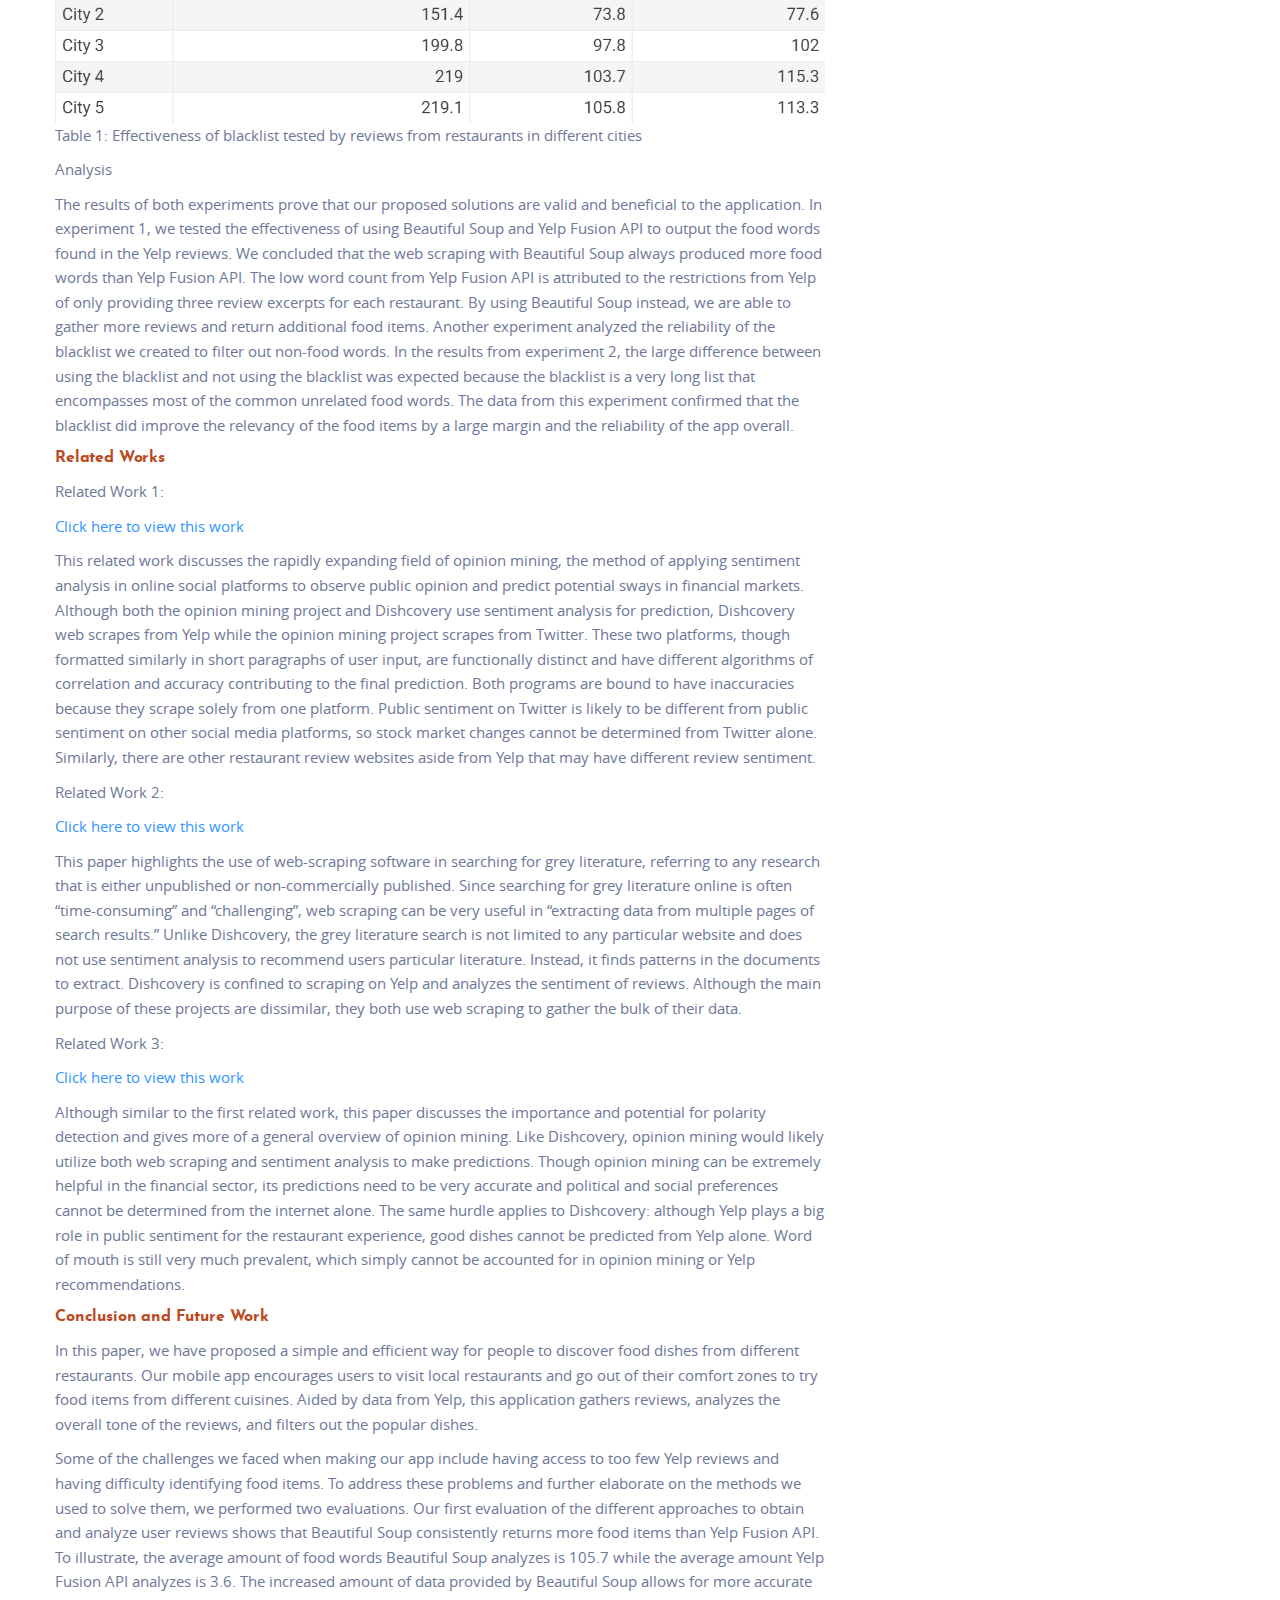
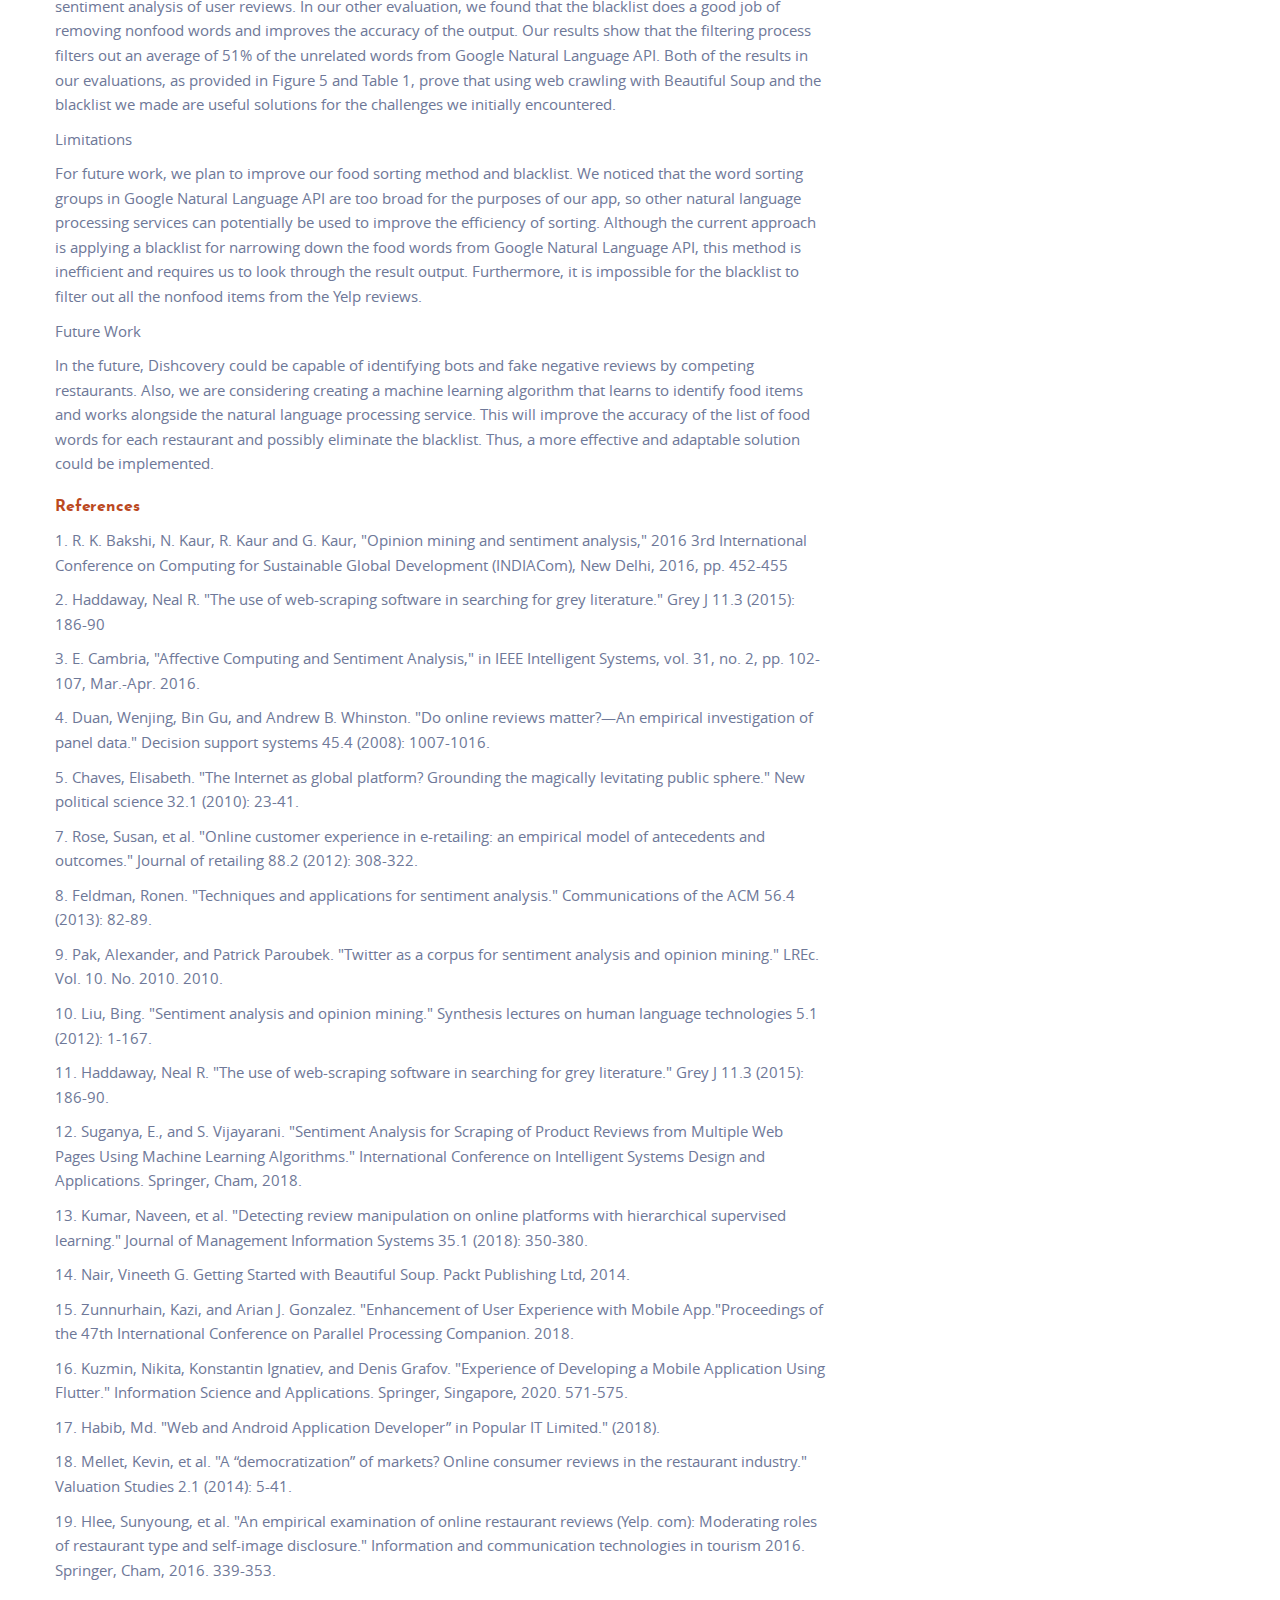
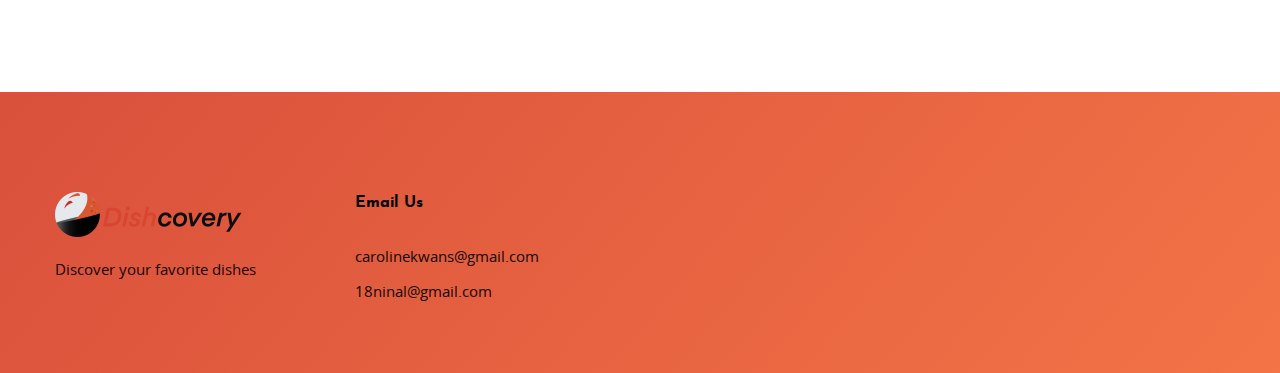
<file: blog-single.html>
<!DOCTYPE html>
<html lang="en">
<head>
	<title>Rappix - App Landing Page</title>
	<meta charset="utf-8" />
	<meta name="viewport" content="width=device-width, initial-scale=1" />
	<link rel="icon" href="image/favicon.png" type="image/gif" sizes="16x16">
	<link rel="stylesheet" type="text/css" href="css/vendor.bundle.css">
	<link rel="stylesheet" type="text/css" href="css/style.css">
</head>
<body>
	<!-- Preloader -->
	<div id="preloader" class="grdnt-blue">
		<div id="status">&nbsp;</div>
	</div>
	<!-- // -->

	<!-- header -->
	<header>
		<!-- navbar -->
		<nav id="navbar" class="navbar navbar-custom navbar-fixed-top" data-spy="affix" data-offset-top="70">
			<div class="container">
				<div class="row">
					<!-- Brand and toggle get grouped for better mobile display -->
					<div class="navbar-header page-scroll">
						
						<a class="navbar-brand page-scroll logo-light" href="index.html"><img alt="" src="image/Logoword.png"></a>
						<a class="navbar-brand page-scroll logo-clr" href="index.html"><img alt="" src="image/Logoword.png"></a>
					</div>

					<!-- Collect the nav links, forms, and other content for toggling -->
		
					<!-- /.navbar-collapse -->
				</div>
			</div>
		</nav>
		<!-- End navbar -->

		<!-- banner -->
		<div id="home" class="hero-single grdnt-pink style-wave">
			<div class="container">
				<div class="row text-center">
					<div class="intro-text light">
						<h3>Our Research</h3>
					</div>
				</div>
			</div>
		</div>
		<!-- End Banner -->
		
	</header>
	<!-- End header -->


	<!--Blog  -->
	<section id="blog" class="sec-pad blog">
		<div class="container">
			<div class="row">
				<div class="post row">
					<div class="col-md-8 col-sm-8 res-margin">
						<div class="post-col">
							<div class="post-content">
								<div class="spce md"></div>
								<ul class="post-meta clearfix">
									<li>July 25, 2020</li>
							
								</ul>
								<div class="post-text">
										<h4>Analyzing and Filtering Food Items in Restaurant Reviews: Sentiment Analysis and Web Scraping</h4>
										<div class="spce sm"></div>
										<h6>Abstract</h6>
										<p>Online reviews now influence many purchasing decisions. However, the length and significance of these reviews vary, especially when reviewers have different criteria for making their assessments. In this paper, we present an efficient method for analyzing restaurant reviews on the popular review site known as Yelp. We have created an application that uses web scraping, natural language processing, and a blacklist to recommend customer favorite dishes from restaurants. To test the app, we have conducted a qualitative evaluation of the approach. Through analyzing two different ways to obtain Yelp reviews and evaluating our word filtering process, we have concluded that an average of 51% of nonfood words are filtered out by the blacklist we made. We provide further details of its deployment, user interface design, and comparison to the opinion mining field, which utilizes similar tools to make financial market predictions based on the perceived public opinion on social media.</p>
										<h6>Introduction</h6>
										<p>Online user reviews provide feedback about a person’s experience with a business. These reviews are often written by customers and generally include an overall score based on a customer’s experience and expectations with a service or product. As individual user reviews often provide assessments based on different criteria, it is necessary to piece together a wide range of customer preferences and impressions on different aspects of a service or product to get a complete and accurate picture. This way, we are more well informed and aware of the contrasting opinions regarding the business.</p>
										<p>The internet not only provides easy access to large amounts of information but also serves as a global forum and publishing platform. With the rise of fast-paced modern technologies and social networks, immediate satisfaction is granted to users because information can quickly be found and read. As a result, more customers are using the internet to evaluate and comment on services and products. Online website reviews give customers the opportunity to share their experiences and express their observations. Through the first-hand perspective of a customer, user reviews detail the positives and negatives of an experience. Positive reviews are shown to increase revenue, improve a company’s reputation, and boost customer loyalty. While positive reviews strengthen the reliability and image of a service or product, negative reviews allow for improvement and strengthen credibility. When a business replies to a negative review, the business acknowledges the complaint and shows that it values customer feedback. This interaction provides an opportunity for a company to demonstrate its principles and reduces the impact of negative reviews. </p>
										<h6>Existing Methods/Tools</h6>
										<p>Online user reviews are important as they can influence purchasing decisions and determine the reputation of a business. Furthermore, these reviews encourage business and customer relationships by allowing businesses to respond to customers and establish trust through customer engagement. While reviews provide insight about a service or product, some reviews can be extensive or resemble a rant. Although websites have implemented systems to filter out unhelpful reviews, not many reviews are removed and most reviews are published onto the internet for users to read. However, small business websites tend to lack users in the first place and therefore have a low amount of reviews. A limited amount of reviews can mislead users as the few reviews dominate the narrative of a service or product. </p>
										<p>Luckily, there are websites dedicated to reviewing restaurants and businesses. A popular review site known as Yelp consolidates business information and allows customers to easily write and read reviews. Large and small businesses alike are given a platform to gain recognition and listen to customer feedback. An automated software finds effective reviews and recommends highly rated restaurants and businesses. As Yelp’s automated software regularly tweaks itself and gathers more reviews, the recommended reviews change over time. In order to simplify and ease the task of reading tons of reviews, Yelp implements features known as “Review Highlights” and “Popular Dishes”. The “Review Highlights” section points out popular words written in reviews and is a quick way for users to discover the main components of a restaurant or business. While the highlighted words usually refer to a location, item, or name, some words can be irrelevant or unhelpful to users. Another feature is the “Popular Dishes” section. As the name suggests, this section is a gathering of reviews and photos of popular foods. However, this feature does not show up on all restaurant pages, and the dishes are automatically selected by Yelp’s machine learning algorithm. Although Yelp uses algorithms to find popular words and dishes in reviews, its sorting process is not always relevant, and the features do not apply to all businesses. To improve their algorithms, Yelp has recently partnered with GrubHub to provide full restaurant menus.</p>
										<h6>Methodology</h6>
										<p>Since a majority of users seek restaurant information from Yelp, this project focuses on facilitating the process of sorting information in restaurant reviews. The approach presented in this paper focuses on recommending highly rated food dishes based on Yelp user reviews aided by web scraping and sentiment analysis. We have developed Dishcovery, a mobile application that allows users to discover the best tasting, most popular foods in nearby restaurants.</p>
										<p>Dishcovery uses machine learning to compile Yelp reviews and construct a sentiment analysis rating of food items in restaurants. Unlike Yelp which only provides an overall 5-star rating system for reviews, Dishcovery ranks individual food dishes in restaurants on a precise decimal scale from negative one to one. Using Yelp as a resource to provide restaurant reviews, Dishcovery searches for food items and ranks the dishes based on the positive and negative comments made in reviews. The mobile application is supported by a back end that collects data from Yelp, sorts out food dishes, and creates a numerical rating for each item. The strength of Dishcovery is that through the method of web scraping, we are able to apply our application to find the recommended items of any customer review-based website. This includes already popular websites such as Angie’s List, Trip Advisor, Google My Business and much more. Our program can easily expand beyond recommending restaurants on Yelp. Without drastically changing the code, our application can compile a list of favorite aspects from a service, trip, or company.</p>
										<h6>Proof of Concept</h6>
										<p>We have experimented with two different methods to extract user reviews from Yelp. First, we tested the Yelp Fusion API that provides free access to over 50 million businesses. We initially thought this would be a good way to request the Yelp data. However, the API is restrictive and only provides a limited amount of information. For example, API requests are capped at 5000 calls per day and only three partial reviews of 160 characters total are provided for each call. We contacted Yelp to increase our daily calls and get access to more Yelp reviews, but they rejected our request for academic use. These restrictions prevented us from getting enough information to run the machine learning algorithms necessary for finding food items. We decided to try another method to get more data. Second, we used the Python requests library combined with Beautiful Soup to extract all the reviews. Although the Python web scraping gave us a plentiful amount of information from the Yelp URL pages, it was difficult to locate all the reviews because they were in separate places in the HTML code. By using the Python library Beautiful Soup to parse the HTML code, it simplified this process and grouped all the reviews together in a list. The list created for each business has more information than the Yelp Fusion API and allows for better filtering of the food items. Beautiful Soup provides the best results because the Yelp reviews can be quickly found by the HTML tag names and organized together. These experiments have helped us find the best way to obtain the Yelp reviews.</p>
										<h6>Paper Structure</h6>
										<p>The rest of the paper is organized as follows: Section 2 details the four main challenges and limitations we encountered during the making of our program. Section 3 identifies the solutions and steps we took to combat the challenges mentioned in Section 2. Section 4 showcases the two evaluations we conducted and an analysis of the results; Section 5 cites the relevant related works from other authors for further reading as well as comparisons to our own work. At the end in Section 6, we conclude the paper, restate the main ideas, and explain the future work of our project.</p>
										<h6>Challenge 1: Limited Information from Yelp Fusion API</h6>
										<p>A big part of Yelp’s success stems from obtaining a large amount of user data and business information. Since Dishcovery recommends food dishes from restaurant reviews, it also depends on abundant data sets. We initially used the restaurant information and user reviews provided by Yelp Fusion API through Postman. Although easy to access, the Yelp API limits the amount of data developers can view and only provides developers three incomplete reviews for each business. The limited reviews do not present a complete picture of a business and provide inadequate information necessary for running the natural language processing and sentiment analysis machine learning algorithms. As a result, few food items were identified and the algorithm inaccurately analyzed the overall sentiment of the reviews. </p>
										<p>For example, the restaurant review from Yelp Fusion API provides the text “This is one of my favorite restaurants. The food here is so different in a good way. They serve good quality food. My favorite things to get from here are…” The review is cut off and the food recommendations are not shown. This creates a problem for the machine learning algorithms because there are not enough words to analyze and no food items to extract. We addressed this by using the method of web scraping to get the full user reviews from Yelp. </p>
										<div>
											<img alt="" src="image/image5.png">
										</div>
										<p>Figure 1: A limited review from Yelp Fusion API that has its food recommendations cut off. </p>
										<h6>Challenge 2: Difficulty Identifying Food Items</h6>
										<p>Reviews address many aspects of a business or restaurant and contain a lot of information. Therefore, it can be difficult to filter out the keywords, like food items and beverages. Additionally, slang and typos often confuse the sorting algorithm. For example, words such as ‘table’ and ‘smile’ are sometimes classified as potential dishes. Although Google Natural Language API has a powerful model that identifies parts of speech, it has trouble with sorting out nouns and often groups them into the other category. The other category requires more implementation of filtering algorithms as it stores the words the natural language processing could not identify. For our purposes, the list needs to be shortened and only contain words relevant to items on a restaurant menu. We fixed this problem by creating a black list of common words mistaken by the API to be a dish. The unrelated words in this list will be filtered out, leaving the food dishes.</p>
										<h6>Challenge 3: Analyzing Positive and Negative Comments</h6>
										<p>Most restaurant and business reviews have an overall positive or negative tone. Although Yelp’s 5-star rating system does give us an idea of the reviewer’s opinion, it can occasionally be an unreliable indicator of the feelings expressed in a review. For example, every reviewer has different criteria for rating a restaurant. One customer may express that the food was great but give a three star review while another customer may express that the food was okay and give the restaurant a 5 star review. Looking at potentially inaccurate star ratings could influence the way users initially view the restaurant. Thus, we decided to focus on the general sentiment of the review instead of using Yelp’s rating system to give us a better understanding of the reviewer’s intended tone. Using Google Natural Language API, we evaluated the sentiment analysis of each review and ranked each dish on their positive or negative attribution from a precise scale of negative one to one. </p>
										<h6>Challenge 4: Promotion of APP</h6>
										<p>As a food recommendation program, we wanted Dishcovery to be accessible to the most people and decided to make it an app. We started with building the application in Flutter to make it available on both the Google Play Store and App Store. Then, we improved the back end data collection to get more information and user reviews. The app has three pages: the main page, the search page, and the about page. The main page and search page suggest nearby restaurants and show pictures of food items. The about page gives a description of the app itself and information about the creators of the app. To promote our app, we decided to create a website. However, we were unsure of how to make it available online and how to build a presentable website design. We solved this problem by finding a premade theme on Envato Market and modifying its HTML code using Sublime Text to fit the Dishcovery app theme. This allowed us to share Dishcovery with more online users. </p>
										<h6>Methodology/Solution</h6>
										<p>Overview of Solution: We have created Dishcovery, an app that recommends popular restaurant dishes from Yelp reviews. When a user selects their desired restaurant or business, information such as  pictures and user reviews are collected from the Yelp website. The reviews are then filtered by machine learning algorithms and a blacklist to find the popular dishes from positive Yelp reviews. A JSON file returns the highly recommended food items back to the app for the user to explore. </p>
										<p>Main Page: The main page of Dishcovery uses location to recommend the top five most nearby restaurants. Each restaurant includes the following details: restaurant name, distance to restaurant from current location, average Yelp star rating, average cost of the food items on the menu, and a picture of one of the dishes. The information inside each restaurant page includes the top five most popular and highly recommended food dishes that are filtered by machine learning algorithms addressed later in the paper. </p>
										<p>The restaurant and business data comes from the Yelp website. Yelp reviews are extracted from the actual restaurant Yelp page using the method of web scraping aided by the Python package Beautiful Soup. Google Natural Language API and a blacklist sort out the food and drink items and rank the sentiment of the items on a scale from negative one to one. A higher score means that the item comes from a more positive review. </p>
										<p>Search Page: The search page suggests hot searches that are frequently searched by Dishcovery users. A small picture and the price of the suggested food items are shown. At the top of the page, the search bar can be used to find restaurants.</p>
										<div>
											<img alt ="" src="image/image8.png">
										</div>
										<p>Figure 2: Overview of Dishcovery</p>
										<h6>Implementation</h6>
										<p>Mobile Application: The front end of the mobile application is developed in Dart, a fast and object-oriented language that is used in Flutter apps. Created by Google, Flutter is a UI software development package that can be used to make iOS and Android apps. The interface and design of the three pages on our app are built in Flutter. The back end consists of using Beautiful Soup, Google Natural Language API, and the blacklist we made.</p>
										<p>In Beautiful Soup, the program parses through HTML code to find information through tags and HTTP headers. As shown later in experiment 1, this web scraping process provides more user reviews than using Yelp Fusion API. After the reviews are gathered, we use natural language processing to classify food items from the Yelp reviews. We chose the syntax analysis, entity analysis, and sentiment analysis from Google Natural Language API because of its powerful deep learning models and variety of features. Its ease of access and inexpensive price are also added bonuses. The syntax analysis identifies parts of speech and sorts them into different categories. The entity analysis labels words by type, such as person or location. This is helpful for finding the nouns and food items in the other category. The sentiment analysis creates a score of the feeling expressed in the reviews and determines whether a review has a positive or negative tone. Since the purpose of our app is to recommend popular dishes, we programmed the natural language processing  to only include positive reviews that have a positive sentiment score. </p>
										<div>
											<img alt ="" src="image/image1.png">
										</div> 
										<p>Figure 3: An analyzed food item returned from Google Natural Language API. Although the entity analysis categorizes words into different types, many words that cannot be identified by the machine learning algorithms are sorted into the other category. Since the food items are in this category, we had to make additional parameters to sort them out. We created a dictionary of words called the blacklist that stores words unrelated to food dishes. This way, the nonfood words are sorted out through the blacklist and remaining words in the other category are limited to the food items. However, this filtering method requires a lot of time as we have to manually write out all the words in the list. After being refined by the blacklist, the condensed list of food words is then returned in a JSON file to the app and shown to the user.</p>
										<div>
											<img alt = "" src="image/image7.png">
										</div>
										<p>Figure 4: A portion of the words in the blacklist</p>
										<p>Website: We made a Dishcovery website to promote the services of our app and allow users to easily contact us. The design of the website is created with a premade Envato Market theme. After transferring the files onto GitHub, we hosted our website on GitHub Pages, customized the layout to fit our needs, and bought a domain name. On the main page of the website, we have conveniently included links for people to download the iOS and Android versions of our app.</p>
										<h6>Experiments/Evaluation</h6>
										<p>Experiment 1: Testing Data Retrieval Effectiveness</p>
										<p>We have analyzed 50 Yelp restaurant reviews from 5 different cities to evaluate the advantages of web scraping with Beautiful Soup over Yelp Fusion API. To count the number of food items, we ran the reviews from Beautiful Soup and Yelp Fusion API through the same machine learning algorithms. As previously mentioned, Yelp Fusion API only provides an average of 160 characters for the reviews in each restaurant. This is not enough for the machine learning algorithms to find food items or accurately analyze the sentiment of the reviews. The solution is web scraping with Beautiful Soup because extracting the full reviews directly from the Yelp restaurant website page provides the most updated and accurate results. Our results show that Beautiful Soup consistently recommends more food items over Yelp Fusion API. </p>
										<div>
											<img alt="" src="image/image6.png">
										</div>
										<p>Figure 5: Amount of recommended food items</p>
										<p>As shown in Figure 5, there is a significant difference between the number of food items returned by Beautiful Soup and Yelp Fusion API. Since Yelp API provides such limited data, the number of food items in the reviews is consequently very low. This can be seen by the red line (Yelp Fusion API) constantly returning numbers close to 0. The results support our conclusion that another solution is required in which more reviews are provided. We used Beautiful Soup to maximize the amount of reviews we could obtain from Yelp. By using the data shown in a restaurant’s HTML page on Yelp, we were allowed to access a lot more reviews. In comparison to Yelp Fusion API, the blue line (Beautiful Soup) constantly outputs an average of 105 food items. This disparity shows that the web scraping method proposed fixes the limited amount of data Yelp Fusion API provides.</p>
										<p>Experiment 2: Reliability of Blacklist and Retrieval Improvement</p>
										<p>Since the main goal of our app is to recommend customer favorite food dishes to users, it is important that the recommendations are accurate. To ensure that unrelated words are not mixed in with the recommendations, we have manually created a blacklist to filter out those unrelated words. In our second experiment, we tested the effectiveness of the blacklist by collecting samples from 50 different restaurants in 5 different locations to ensure the reliability of the final food recommendations. The experiment data can also serve as a future reference for retrieval improvement to the blacklist. The outlier, being the difference of 77.6 in ‘City 2’, shows that we could filter out more unrelated words. </p>
										<p>Experiment 2 focuses on measuring the effectiveness and reliability of the added blacklist. Food items in Yelp reviews from 50 restaurants in 5 different cities are collected and averaged. The numbers in the ‘Without Blacklist’ column signify the mean amount of dish words the algorithm finds from the restaurant reviews in each city, including all unrelated words that the algorithm picked up on as well. The numbers in the ‘Blacklist’ column include the mean amount of dish words in each city NOT including the unrelated words that have been filtered by the blacklist. Through the results of experiment 2, we have found that the blacklist is very effective in filtering out words that are not food dishes. In some cases, the blacklist even blocks out more than half of the original words in the retrieval sample. This can be seen in the ‘Difference’ column, which shows how many unrelated words the blacklist has filtered out. </p>
										<div>
											<img alt ="" src="image/image4.png">
										</div>
										<p>Table 1: Effectiveness of blacklist tested by reviews from restaurants in different cities</p>
										<p>Analysis</p>
										<p>The results of both experiments prove that our proposed solutions are valid and beneficial to the application. In experiment 1, we tested the effectiveness of using Beautiful Soup and Yelp Fusion API to output the food words found in the Yelp reviews. We concluded that the web scraping with Beautiful Soup always produced more food words than Yelp Fusion API. The low word count from Yelp Fusion API is attributed to the restrictions from Yelp of only providing three review excerpts for each restaurant. By using Beautiful Soup instead, we are able to gather more reviews and return additional food items. Another experiment analyzed the reliability of the blacklist we created to filter out non-food words. In the results from experiment 2, the large difference between using the blacklist and not using the blacklist was expected because the blacklist is a very long list that encompasses most of the common unrelated food words. The data from this experiment confirmed that the blacklist did improve the relevancy of the food items by a large margin and the reliability of the app overall.</p>
										<h6>Related Works</h6>
										<p>Related Work 1: </p>
										<a href = "https://ieeexplore.ieee.org/abstract/document/7724305" style ="color:#3396ff"> Click here to view this work</a>
										<div class="spce sm"></div>
										<p>This related work discusses the rapidly expanding field of opinion mining, the method of applying sentiment analysis in online social platforms to observe public opinion and predict potential sways in financial markets. Although both the opinion mining project and Dishcovery use sentiment analysis for prediction, Dishcovery web scrapes from Yelp while the opinion mining project scrapes from Twitter. These two platforms, though formatted similarly in short paragraphs of user input, are functionally distinct and have different algorithms of correlation and accuracy contributing to the final prediction. Both programs are bound to have inaccuracies because they scrape solely from one platform. Public sentiment on Twitter is likely to be different from public sentiment on other social media platforms, so stock market changes cannot be determined from Twitter alone. Similarly, there are other restaurant review websites aside from Yelp that may have different review sentiment. </p>
										<p>Related Work 2: </p>
										<a href = "https://d1wqtxts1xzle7.cloudfront.net/39055185/Haddaway_2015_The_Grey_Journal.pdf?1444317000=&response-content-disposition=inline%3B+filename%3DThe_Use_of_Web_scraping_Software_in_Sear.pdf&Expires=1596841673&Signature=edYkl1YL5dFuCLTXDhNQC5LW4wec4F0ArLj7eC64hAWTcpAlzzJUp78et~IS3ScAI1ntm-9wgtqQVcKRzuw87AuArwxEVz~IG59aoj7TzajFc8-FZ36V3UFGZYmITD4ygZJ6MWPqu4HPVmc97Y3gED2I-g4W8P2O2WPkiQpgZHgO0jRdNtcrjzcyeLKg-HmJoKH7322JpfXMDDN-y3cTjQVERb4-3zoeWQ~gr~pBSToqKxUd5l~npqG8seEt2oOc0JVUDJhdD8hrAnsGqzF-pobAoEOxyjwz5YP5MyFNceQccKLGx9cCHC5ZzSfkNA~A8Bv20HD5YOPiJDp~V1-47A__&Key-Pair-Id=APKAJLOHF5GGSLRBV4ZA" style ="color:#3396ff">Click here to view this work</a>
										<div class="spce sm"></div>
										<p>This paper highlights the use of web-scraping software in searching for grey literature, referring to any research that is either unpublished or non-commercially published. Since searching for grey literature online is often “time-consuming” and “challenging”, web scraping can be very useful in “extracting data from multiple pages of search results.” Unlike Dishcovery, the grey literature search is not limited to any particular website and does not use sentiment analysis to recommend users particular literature. Instead, it finds patterns in the documents to extract. Dishcovery is confined to scraping on Yelp and analyzes the sentiment of reviews. Although the main purpose of these projects are dissimilar, they both use web scraping to gather the bulk of their data.</p>
										<p>Related Work 3: </p>
										<a href = "https://ieeexplore.ieee.org/abstract/document/6468032/" style ="color:#3396ff">Click here to view this work</a>
										<div class="spce sm"></div>

										<p>Although similar to the first related work, this paper discusses the importance and potential for polarity detection and gives more of a general overview of opinion mining. Like Dishcovery, opinion mining would likely utilize both web scraping and sentiment analysis to make predictions. Though opinion mining can be extremely helpful in the financial sector, its predictions need to be very accurate and political and social preferences cannot be determined from the internet alone. The same hurdle applies to Dishcovery: although Yelp plays a big role in public sentiment for the restaurant experience, good dishes cannot be predicted from Yelp alone. Word of mouth is still very much prevalent, which simply cannot be accounted for in opinion mining or Yelp recommendations.</p>
										<h6>Conclusion and Future Work</h6>
										<p>In this paper, we have proposed a simple and efficient way for people to discover food dishes from different restaurants. Our mobile app encourages users to visit local restaurants and go out of their comfort zones to try food items from different cuisines. Aided by data from Yelp, this application gathers reviews, analyzes the overall tone of the reviews, and filters out the popular dishes. </p>
										<p>Some of the challenges we faced when making our app include having access to too few Yelp reviews and having difficulty identifying food items. To address these problems and further elaborate on the methods we used to solve them, we performed two evaluations. Our first evaluation of the different approaches to obtain and analyze user reviews shows that Beautiful Soup consistently returns more food items than Yelp Fusion API. To illustrate, the average amount of food words Beautiful Soup analyzes is 105.7 while the average amount Yelp Fusion API analyzes is 3.6. The increased amount of data provided by Beautiful Soup allows for more accurate sentiment analysis of user reviews. In our other evaluation, we found that the blacklist does a good job of removing nonfood words and improves the accuracy of the output. Our results show that the filtering process filters out an average of 51% of the unrelated words from Google Natural Language API. Both of the results in our evaluations, as provided in Figure 5 and Table 1, prove that using web crawling with Beautiful Soup and the blacklist we made are useful solutions for the challenges we initially encountered.</p>
										<p>Limitations</p>
										<p>For future work, we plan to improve our food sorting method and blacklist. We noticed that the word sorting groups in Google Natural Language API are too broad for the purposes of our app, so other natural language processing services can potentially be used to improve the efficiency of sorting. Although the current approach is applying a blacklist for narrowing down the food words from Google Natural Language API, this method is inefficient and requires us to look through the result output. Furthermore, it is impossible for the blacklist to filter out all the nonfood items from the Yelp reviews. </p>
										<p>Future Work</p>
										<p>In the future, Dishcovery could be capable of identifying bots and fake negative reviews by competing restaurants. Also, we are considering creating a machine learning algorithm that learns to identify food items and works alongside the natural language processing service. This will improve the accuracy of the list of food words for each restaurant and possibly eliminate the blacklist. Thus, a more effective and adaptable solution could be implemented.</p>
										<div class="spce sm"></div>
										<h6>References</h6>
										<p>1. R. K. Bakshi, N. Kaur, R. Kaur and G. Kaur, "Opinion mining and sentiment analysis," 2016 3rd International Conference on Computing for Sustainable Global Development (INDIACom), New Delhi, 2016, pp. 452-455</p>
										<p>2. Haddaway, Neal R. "The use of web-scraping software in searching for grey literature." Grey J 11.3 (2015): 186-90</p>
										<p>3. E. Cambria, "Affective Computing and Sentiment Analysis," in IEEE Intelligent Systems, vol. 31, no. 2, pp. 102-107, Mar.-Apr. 2016.</p>
										<p>4. Duan, Wenjing, Bin Gu, and Andrew B. Whinston. "Do online reviews matter?—An empirical investigation of panel data." Decision support systems 45.4 (2008): 1007-1016.</p>
										<p>5. Chaves, Elisabeth. "The Internet as global platform? Grounding the magically levitating public sphere." New political science 32.1 (2010): 23-41. </p>
										<p>7. Rose, Susan, et al. "Online customer experience in e-retailing: an empirical model of antecedents and outcomes." Journal of retailing 88.2 (2012): 308-322.</p>										
										<p>8. Feldman, Ronen. "Techniques and applications for sentiment analysis." Communications of the ACM 56.4 (2013): 82-89.</p>
										<p>9. Pak, Alexander, and Patrick Paroubek. "Twitter as a corpus for sentiment analysis and opinion mining." LREc. Vol. 10. No. 2010. 2010.</p>
										<p>10. Liu, Bing. "Sentiment analysis and opinion mining." Synthesis lectures on human language technologies 5.1 (2012): 1-167.</p>
										<p>11. Haddaway, Neal R. "The use of web-scraping software in searching for grey literature." Grey J 11.3 (2015): 186-90.</p>
										<p>12. Suganya, E., and S. Vijayarani. "Sentiment Analysis for Scraping of Product Reviews from Multiple Web Pages Using Machine Learning Algorithms." International Conference on Intelligent Systems Design and Applications. Springer, Cham, 2018.</p>
										<p>13. Kumar, Naveen, et al. "Detecting review manipulation on online platforms with hierarchical supervised learning." Journal of Management Information Systems 35.1 (2018): 350-380.</p>
										<p>14. Nair, Vineeth G. Getting Started with Beautiful Soup. Packt Publishing Ltd, 2014.</p>
										<p>15. Zunnurhain, Kazi, and Arian J. Gonzalez. "Enhancement of User Experience with Mobile App."Proceedings of the 47th International Conference on Parallel Processing Companion. 2018.</p>
										<p>16. Kuzmin, Nikita, Konstantin Ignatiev, and Denis Grafov. "Experience of Developing a Mobile Application Using Flutter." Information Science and Applications. Springer, Singapore, 2020. 571-575.</p>
										<p>17. Habib, Md. "Web and Android Application Developer” in Popular IT Limited." (2018).</p>
										<p>18. Mellet, Kevin, et al. "A “democratization” of markets? Online consumer reviews in the restaurant industry." Valuation Studies 2.1 (2014): 5-41.</p>
										<p>19. Hlee, Sunyoung, et al. "An empirical examination of online restaurant reviews (Yelp. com): Moderating roles of restaurant type and self-image disclosure." Information and communication technologies in tourism 2016. Springer, Cham, 2016. 339-353.</p>
									











								</div>
							</div>
						</div>

					</div>
				
				</div>	
			</div>
		</div>
	</section>
	<!-- End blog -->
	
	<!--Footer  -->
	<footer class="footer-wrapper pb-0 grdnt-yellow sec-pad light">
		<div class="container footer-content">
			<div class="row">
				
				<div class="row footer-widget">
					<div class="col-md-3 col-sm-6 res-margin">
						<a class="navbar-brand" href="index.html"><img alt="" src="image/Logoword.png"></a>
						<div class="spce"></div>
						<p>Discover your favorite dishes</p>
					</div>
					<div class="col-md-3 col-sm-6">
						<h6>Email Us</h6>
						<div class="spce"></div>
							<ul class="social-holder light">
								<p>carolinekwans@gmail.com</p>
								<p>18ninal@gmail.com</p>
							</ul>
					</div>
				</div>
				<div class="spce md"></div>
				<div class="spce"></div>
				
			</div>			
		</div>
	</footer>
	<!-- End Footer -->

	<script src="js/vendor.bundle.js"></script>
	<script src="js/script.js"></script>

</body>
</html>
</file>
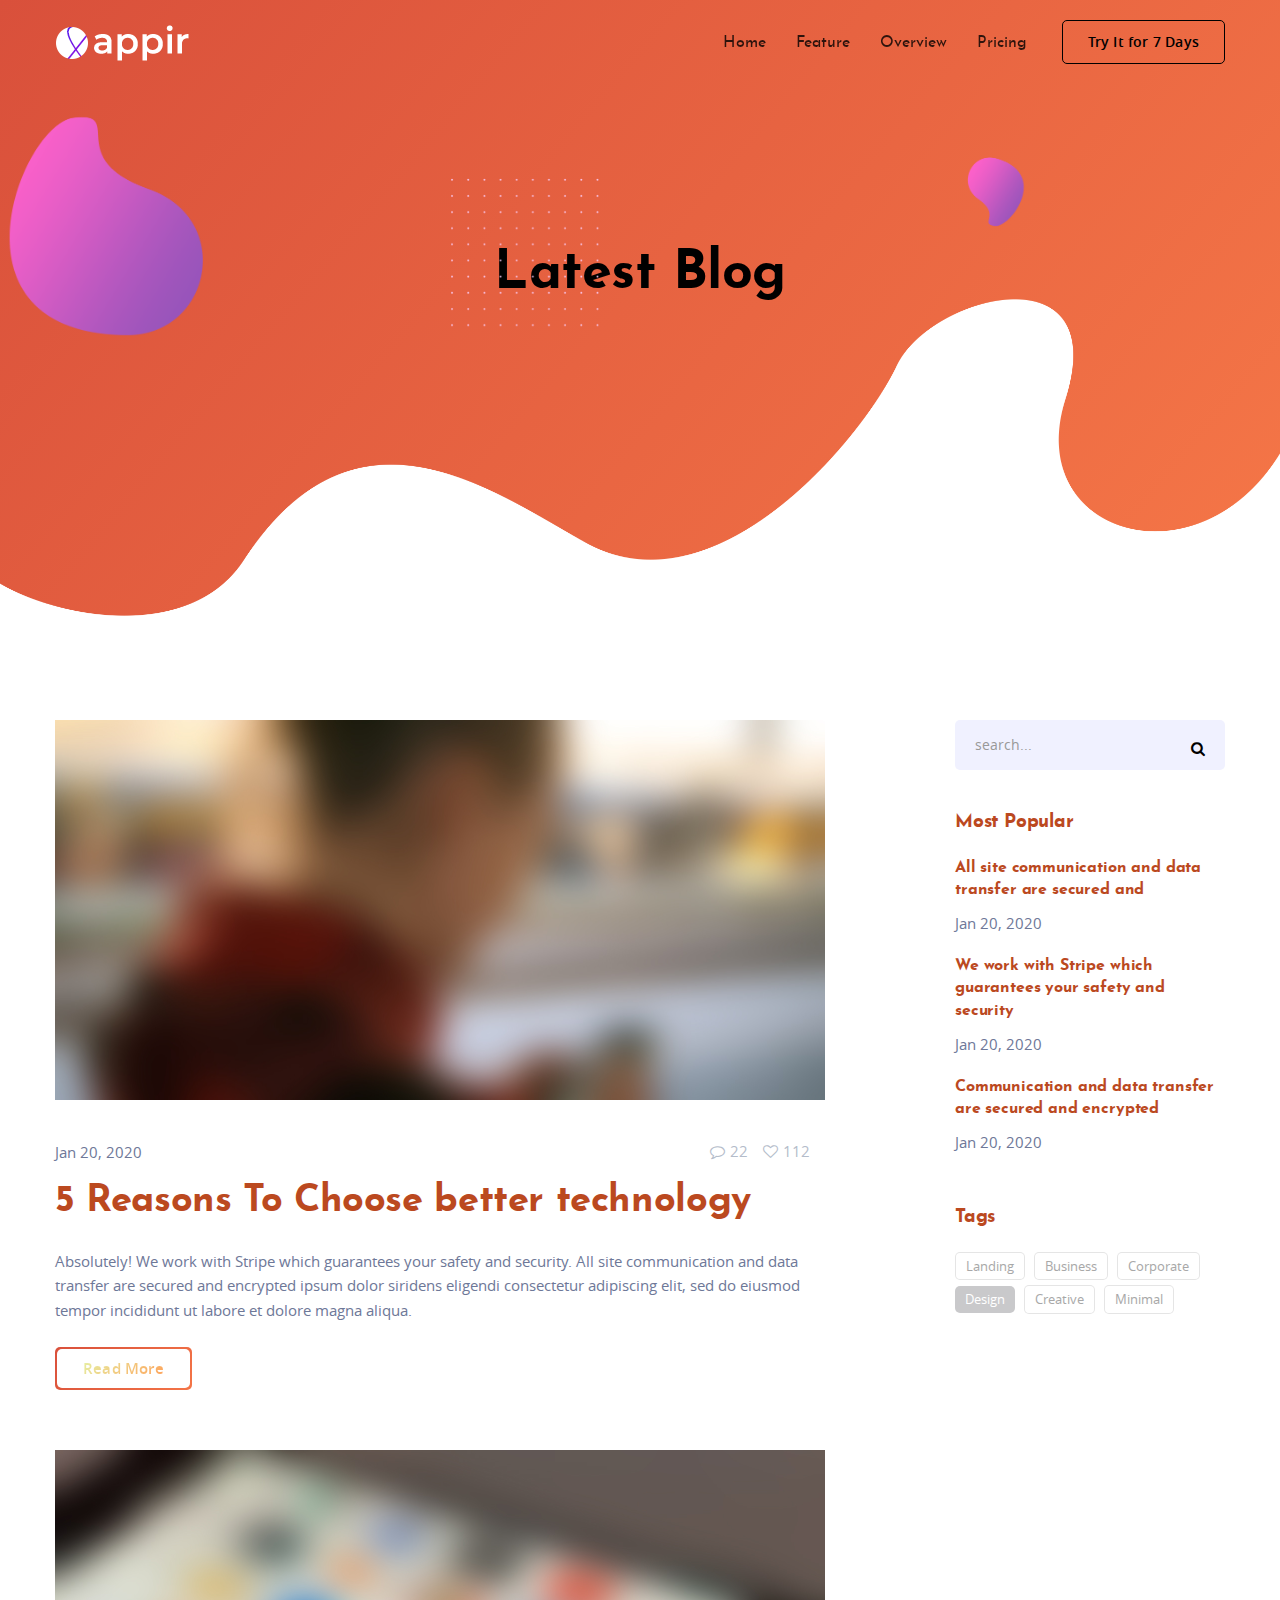
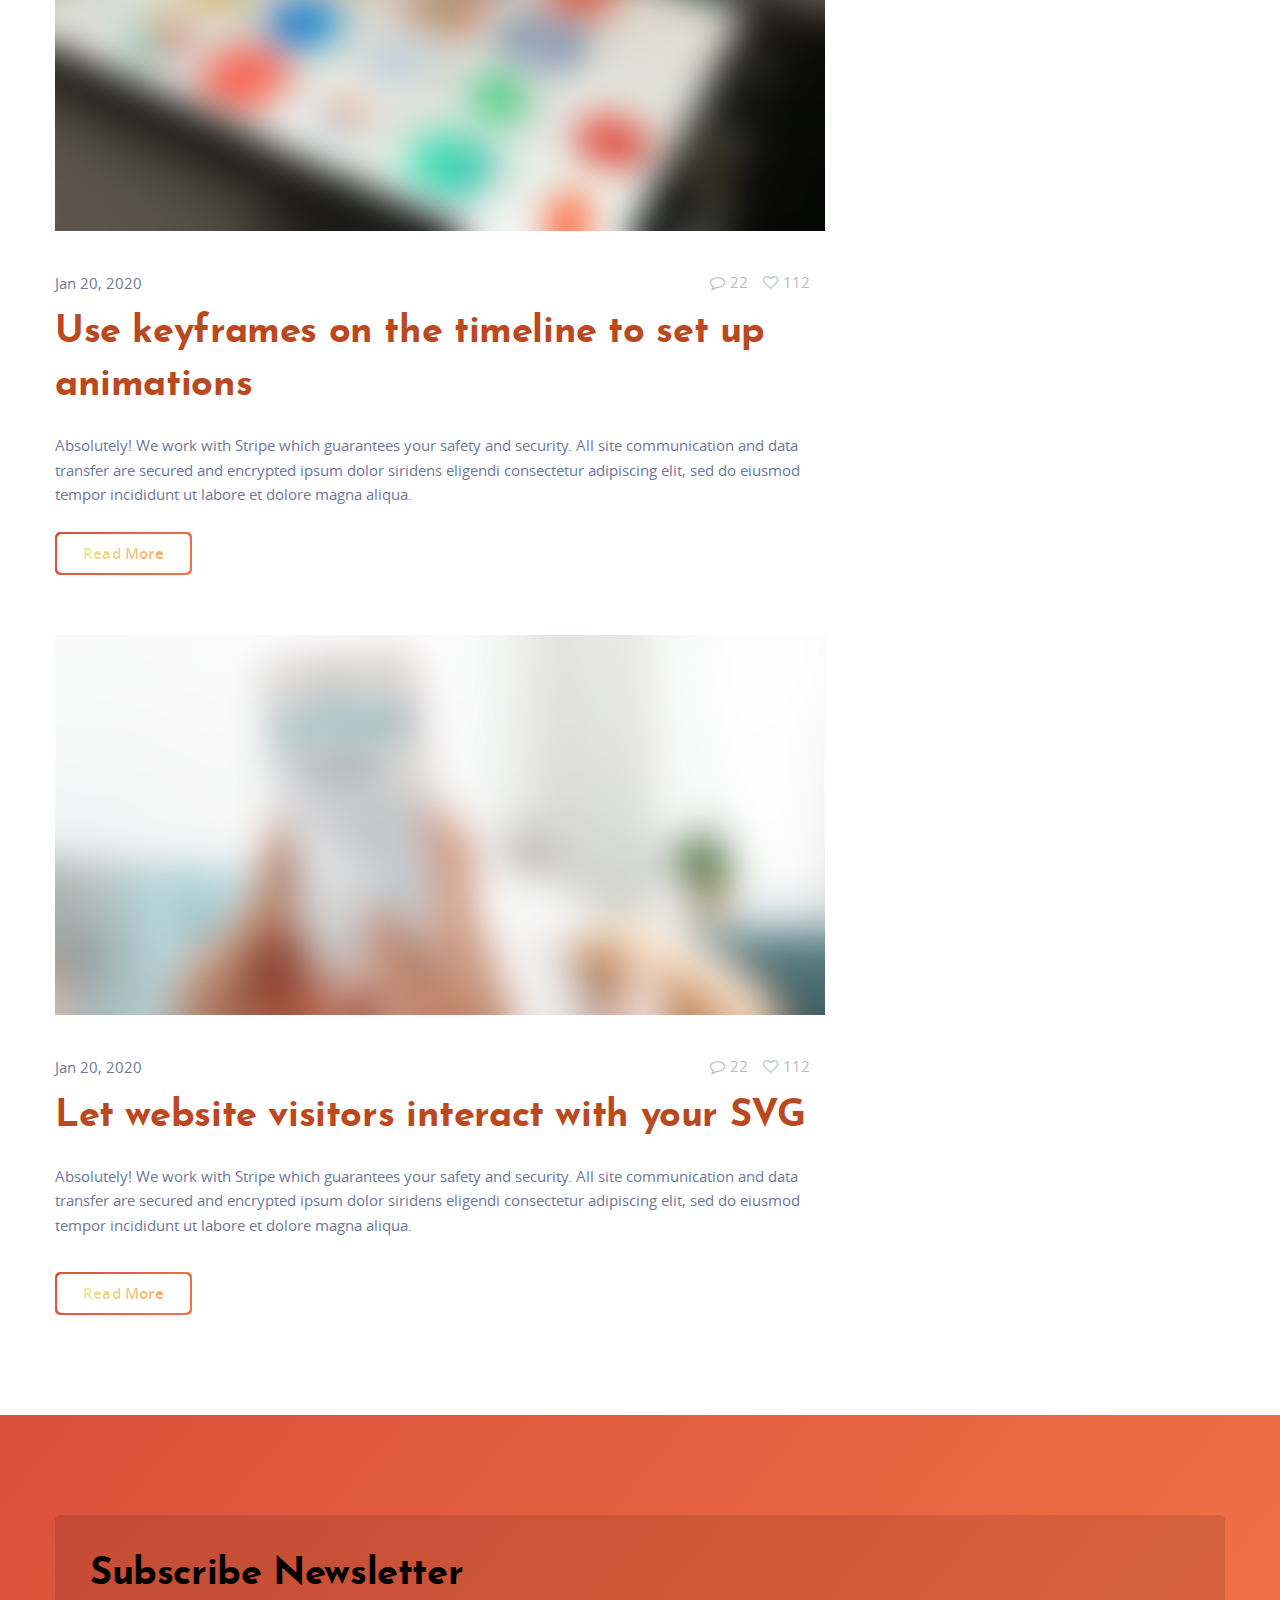
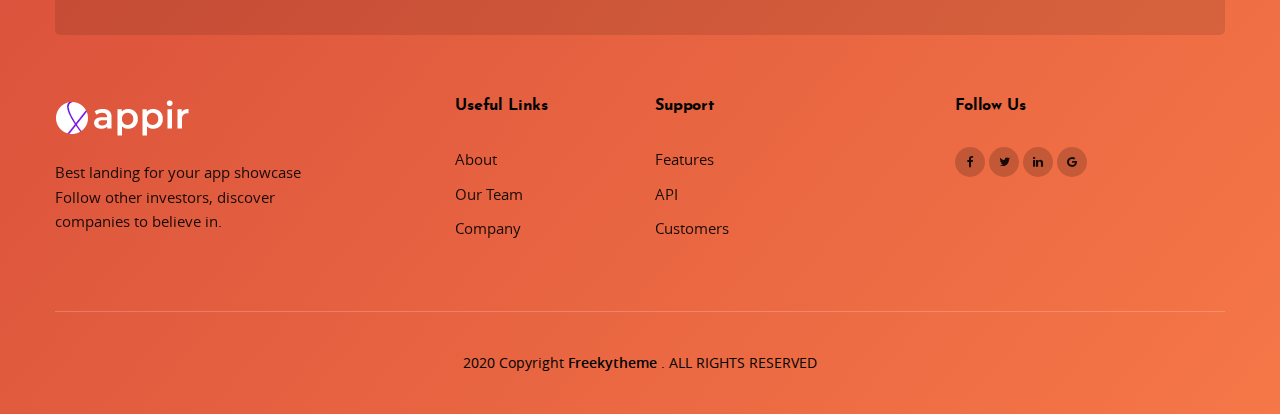
<file: blog.html>
<!DOCTYPE html>
<html lang="en">
<head>
	<title>Rappix - App Landing Page</title>
	<meta charset="utf-8" />
	<meta name="viewport" content="width=device-width, initial-scale=1" />
	<link rel="icon" href="image/favicon.png" type="image/gif" sizes="16x16">
	<link rel="stylesheet" type="text/css" href="css/vendor.bundle.css">
	<link rel="stylesheet" type="text/css" href="css/style.css">
</head>
<body>
	<!-- Preloader -->
	<div id="preloader" class="grdnt-blue">
		<div id="status">&nbsp;</div>
	</div>
	<!-- // -->

	<!-- header -->
	<header>
		<!-- navbar -->
		<nav id="navbar" class="navbar navbar-custom navbar-fixed-top" data-spy="affix" data-offset-top="70">
			<div class="container">
				<div class="row">
					<!-- Brand and toggle get grouped for better mobile display -->
					<div class="navbar-header page-scroll">
						<button type="button" class="navbar-toggle" data-toggle="collapse" data-target="#bs-example-navbar-collapse-1">
							<i class="fa fa-bars"></i>
						</button>
						<a class="navbar-brand page-scroll logo-light" href="index.html"><img alt="" src="image/logo.png"></a>
						<a class="navbar-brand page-scroll logo-clr" href="index.html"><img alt="" src="image/logo-clr.png"></a>
					</div>

					<!-- Collect the nav links, forms, and other content for toggling -->
					<div class="collapse navbar-collapse" id="bs-example-navbar-collapse-1">
						<div class="right-nav text-right">
							<ul class="nav navbar-nav menu">
								<li>
									<a href="#home">Home</a>
								</li>
								<li>
									<a href="#feature">Feature</a>
								</li>
								<li>
									<a href="#overview">Overview</a>
								</li>
								<li>
									<a href="#pricing">Pricing</a>
								</li>
							</ul>
							<div class="nav-btn">
								<a class="btn btn-border">Try It for 7 Days</a>
							</div>
						</div>
					</div>
					<!-- /.navbar-collapse -->
				</div>
			</div>
		</nav>
		<!-- End navbar -->

		<!-- banner -->
		<div id="home" class="hero-single grdnt-yellow style-wave-2 bg-trans-2">
			<div class="container">
				<div class="row text-center">
					<div class="intro-text light">
						<h3>Latest Blog</h3>
					</div>
				</div>
			</div>
		</div>
		<!-- End Banner -->

	</header>
	<!-- End header -->


	<!--Blog  -->
	<section id="blog" class="sec-pad blog">
		<div class="container">
			<div class="row">
				<div class="post row grad-yellow">
					<div class="col-md-8 col-sm-8 res-margin">
						<div class="post-col">
							<a  href="blog-single.html"><img alt="" src="image/blog-img-lg-1.jpg"></a>
							<div class="post-content">
								<div class="spce md"></div>
								<ul class="post-meta clearfix">
									<li>Jan 20, 2020</li>
									<li>
										<a href="blog-single.html"><i class="fa fa-heart-o" aria-hidden="true"></i>112</a>
									</li>
									<li>
										<a href=""><i class="fa fa-comment-o" aria-hidden="true"></i>22</a>
									</li>
								</ul>
								<div class="post-text">
									<a href="blog-single.html"> 
										<h4>5 Reasons To Choose better technology </h4>
										<div class="spce sm"></div>
										<p>Absolutely! We work with Stripe which guarantees your safety and security. All site communication and data transfer are secured and encrypted ipsum dolor siridens eligendi  consectetur adipiscing elit, sed do eiusmod tempor incididunt ut labore et dolore magna aliqua.</p>
									</a>
									<div class="spce sm"></div>
									<a class="btn grdnt-yellow fill" href="blog-single.html"><span class="clip-txt">Read More</span></a>
								</div>
							</div>
						</div>
						<div class="spce lg"></div>
						<div class="post-col">
							<a  href="blog-single.html"><img alt="" src="image/blog-img-lg-2.jpg"></a>
							<div class="post-content">
								<div class="spce md"></div>
								<ul class="post-meta clearfix">
									<li>Jan 20, 2020</li>
									<li>
										<a href="blog-single.html"><i class="fa fa-heart-o" aria-hidden="true"></i>112</a>
									</li>
									<li>
										<a href=""><i class="fa fa-comment-o" aria-hidden="true"></i>22</a>
									</li>
								</ul>
								<div class="post-text">
									<a href="blog-single.html"> 
										<h4>Use keyframes on the timeline to set up animations</h4>
										<div class="spce sm"></div>
										<p>Absolutely! We work with Stripe which guarantees your safety and security. All site communication and data transfer are secured and encrypted ipsum dolor siridens eligendi  consectetur adipiscing elit, sed do eiusmod tempor incididunt ut labore et dolore magna aliqua.</p>
									</a>
									<div class="spce sm"></div>
									<a class="btn grdnt-yellow fill" href="blog-single.html"><span class="clip-txt">Read More</span></a>
								</div>
							</div>
						</div>
						<div class="spce lg"></div>
						<div class="post-col">
							<a  href="blog-single.html"><img alt="" src="image/blog-img-lg-3.jpg"></a>
							<div class="post-content">
								<div class="spce md"></div>
								<ul class="post-meta clearfix">
									<li>Jan 20, 2020</li>
									<li>
										<a href="blog-single.html"><i class="fa fa-heart-o" aria-hidden="true"></i>112</a>
									</li>
									<li>
										<a href=""><i class="fa fa-comment-o" aria-hidden="true"></i>22</a>
									</li>
								</ul>
								<div class="post-text">
									<a href="blog-single.html"> 
										<h4>Let website visitors interact with your SVG</h4>
										<div class="spce sm"></div>
										<p>Absolutely! We work with Stripe which guarantees your safety and security. All site communication and data transfer are secured and encrypted ipsum dolor siridens eligendi  consectetur adipiscing elit, sed do eiusmod tempor incididunt ut labore et dolore magna aliqua.</p>
									</a>
									<div class="spce"></div>
									<a class="btn grdnt-yellow fill" href="blog-single.html"><span class="clip-txt">Read More</span></a>
								</div>
							</div>
						</div>
					</div>
					<div class="col-md-3 col-md-offset-1 col-sm-4">
						<div class="bg-light side-post">
							<div class="side-col search sub-input">
								<div class="custom-form">
									<input  placeholder="search..." class="form-control" type="text">
									<button type="submit" class="btn fill"><span class="fa fa-search" aria-hidden="true"></span></button>
								</div>
							</div>
							<div class="spce md"></div>
							<div class="side-col popular clearfix">
								<h5>Most Popular</h5>
								<div class="spce sm"></div>
								<div class="post-block">
									<a  href="blog-single.html">
										<h6 class="head-sm">All site communication and data transfer are secured and</h6>
									</a>
									<ul class="post-meta clearfix">
										<li>Jan 20, 2020</li>
									</ul>
								</div>
								<div class="spce sm"></div>
								<div class="post-block">
									<a  href="blog-single.html">
										<h6 class="head-sm">We work with Stripe which guarantees your safety and security</h6>
									</a>
									<ul class="post-meta clearfix">
										<li>Jan 20, 2020</li>
									</ul>
								</div>
								<div class="spce sm"></div>
								<div class="post-block">
									<a  href="blog-single.html">
										<h6 class="head-sm">Communication and data transfer are secured and encrypted</h6>
									</a>
									<ul class="post-meta clearfix">
										<li>Jan 20, 2020</li>
									</ul>
								</div>
							</div>
							<div class="spce md"></div>
							<div class="side-col tags">
								<h5>Tags</h5>
								<div class="spce sm"></div>
								<a  href="#">Landing</a>
								<a  href="#">Business</a>
								<a  href="#">Corporate</a>
								<a class="active"  href="#">Design</a>
								<a  href="#">Creative</a>
								<a  href="#">Minimal</a>
							</div>
						</div>
					</div>
				</div>
			</div>
		</div>
	</section>
	<!-- End blog -->
	
	<!--Footer  -->
	<footer class="footer-wrapper pb-0 grdnt-yellow sec-pad light">
		<div class="container footer-content">
			<div class="row">
				<div class="subscribe-box flx-container align-flx-center flx-off-sm">
					<div class="col-md-6 res-margin">
						<h4 class="heading">Subscribe Newsletter</h4>
					</div>
					<div class="col-md-6">
						<div class="sub-input subscribe custom-form animated wow fadeInUp" data-wow-delay=".1s">
							<form class="custom-form" action="assets/subscribe.php" method="post">
								<div class="form-group">
									<label style="display:none;" for="subscribe-email"><i class="fa fa-envelope-o" aria-hidden="true"></i></label>
									<input type="text" name="email" placeholder="Enter Email..." class="subscribe-email form-control" id="subscribe-email">
								</div>
								<button type="submit" class="btn grdnt-purple">Subscribe</button>
							</form>
							<div class="text-center light result-box">
								<div class="success-message"></div>
								<div class="error-message"></div>
							</div>
						</div>
					</div>
				</div>
				<div class="row footer-widget">
					<div class="col-md-3 col-sm-6 res-margin">
						<a class="navbar-brand" href="index.html"><img alt="" src="image/logo.png"></a>
						<div class="spce"></div>
						<p>Best landing for your app showcase Follow other investors, discover companies to believe in.</p>
					</div>
					<div class="col-md-2 col-sm-6 col-md-offset-1 res-margin">
						<h6>Useful Links</h6>
						<div class="spce"></div>
						<ul>
							<li><a href="#">About</a></li>
							<li><a href="#">Our Team</a></li>
							<li><a href="#">Company</a></li>

						</ul>
					</div>
					<div class="col-md-3 col-sm-6 res-margin">
						<h6>Support</h6>
						<div class="spce"></div>
						<ul>
							<li><a href="#">Features</a></li>
							<li><a href="#">API</a></li>
							<li><a href="#">Customers</a></li>

						</ul>
					</div>
					<div class="col-md-3 col-sm-6">
						<h6>Follow Us</h6>
						<div class="spce"></div>
							<ul class="social-holder light">
								<li><a href="#"><i class="fa fa-facebook" aria-hidden="true"></i></a></li>
								<li><a href="#"><i class="fa fa-twitter" aria-hidden="true"></i></a></li>
								<li><a href="#"><i class="fa fa-linkedin" aria-hidden="true"></i></a></li>
								<li><a href="#"><i class="fa fa-google" aria-hidden="true"></i></a></li>
							</ul>
					</div>
				</div>
				<div class="spce md"></div>
				<div class="spce"></div>
				<div class="copyright text-center light">
					2020 Copyright <strong>Freekytheme</strong> . ALL RIGHTS RESERVED
				</div>
			</div>			
		</div>
	</footer>
	<!-- End Footer -->

	<script src="js/vendor.bundle.js"></script>
	<script src="js/script.js"></script>

</body>
</html>
</file>
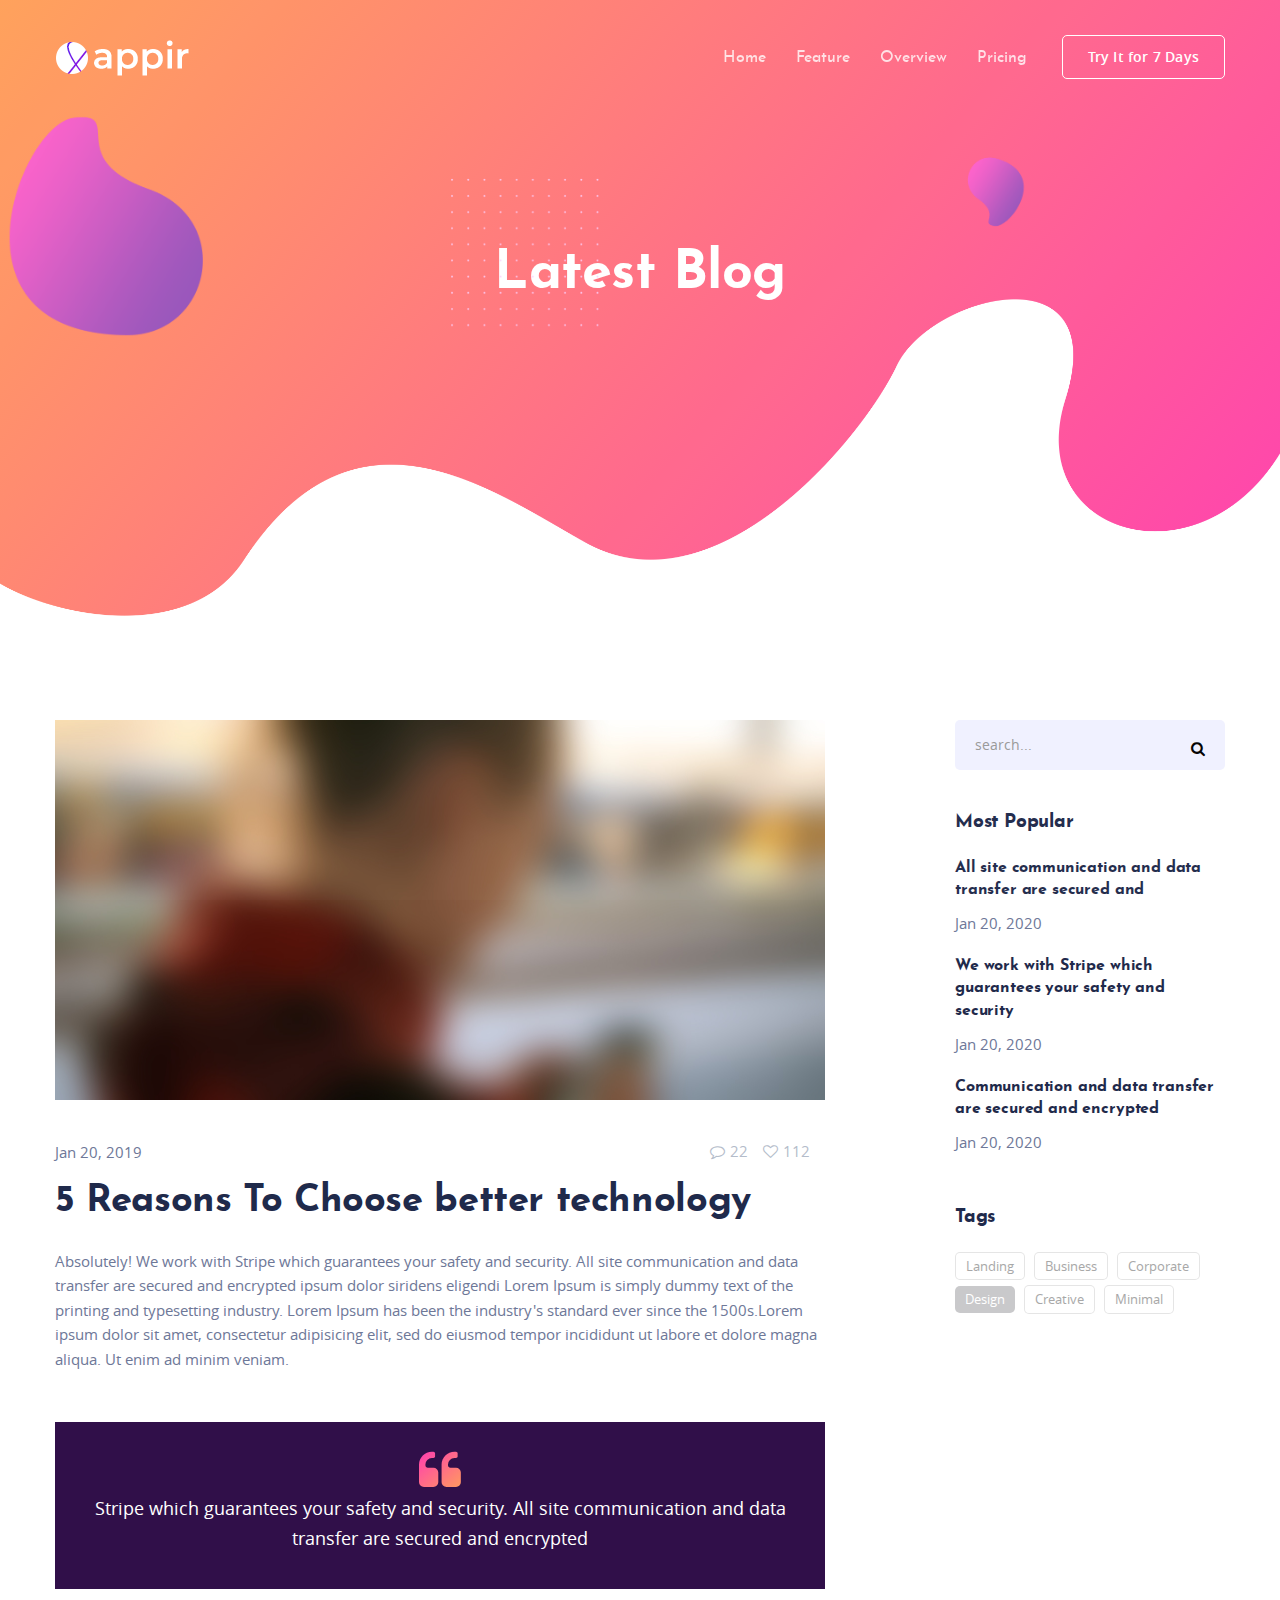
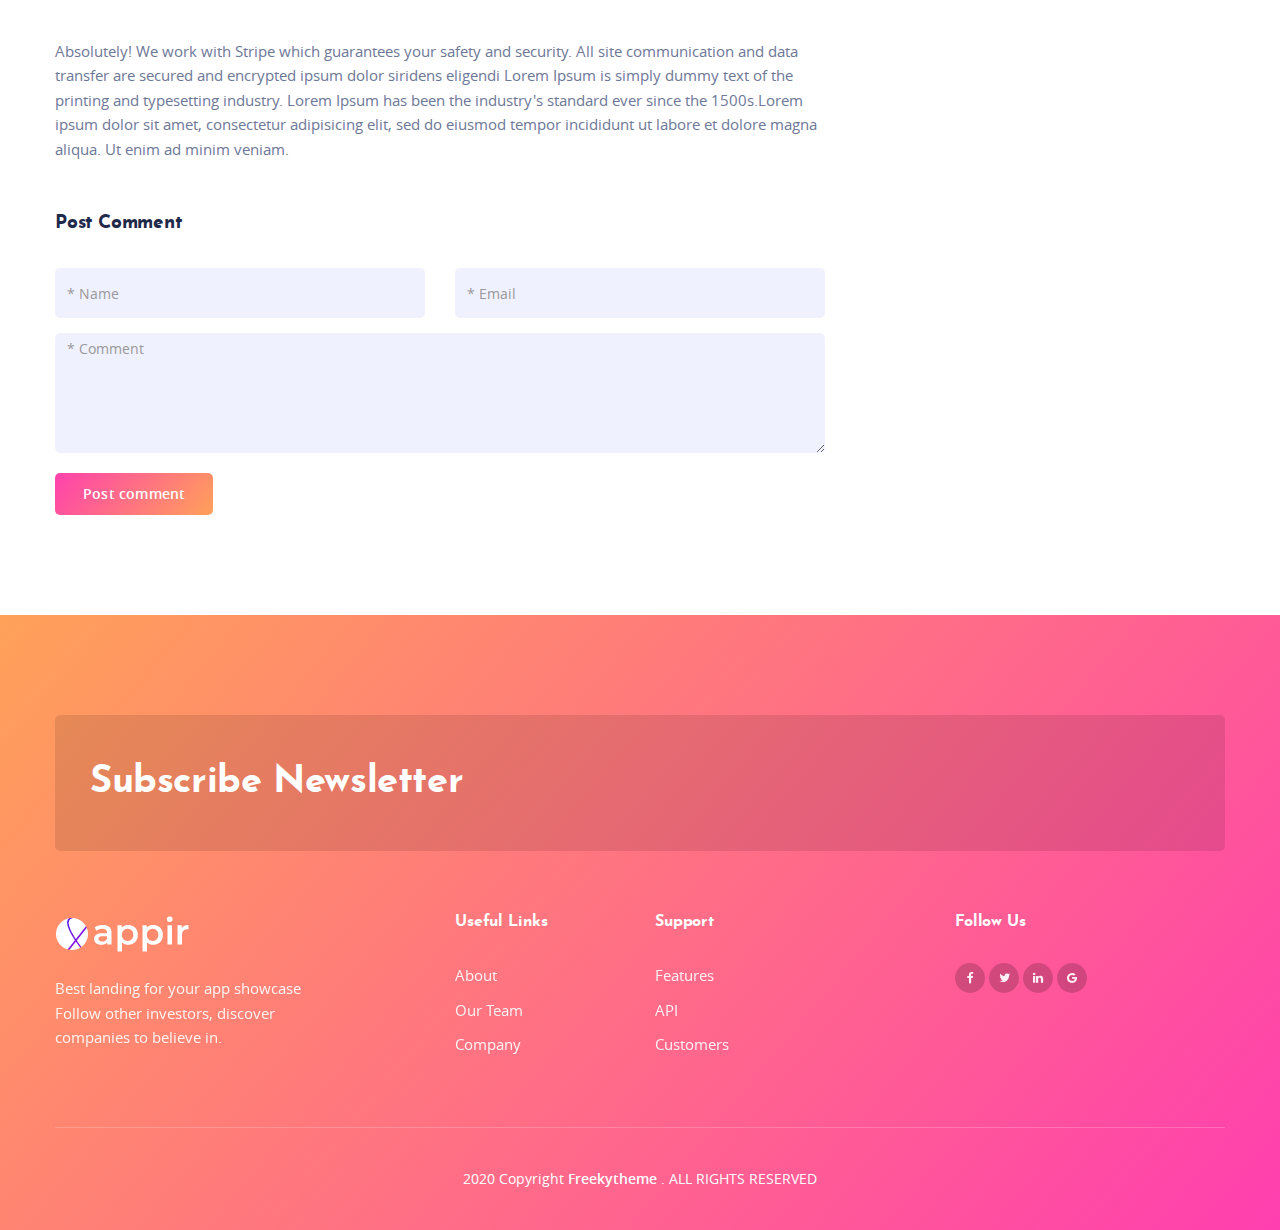
<file: rappix/blog-single.html>
<!DOCTYPE html>
<html lang="en">
<head>
	<title>Rappix - App Landing Page</title>
	<meta charset="utf-8" />
	<meta name="viewport" content="width=device-width, initial-scale=1" />
	<link rel="icon" href="image/favicon.png" type="image/gif" sizes="16x16">
	<link rel="stylesheet" type="text/css" href="css/vendor.bundle.css">
	<link rel="stylesheet" type="text/css" href="css/style.css">
</head>
<body>
	<!-- Preloader -->
	<div id="preloader" class="grdnt-blue">
		<div id="status">&nbsp;</div>
	</div>
	<!-- // -->

	<!-- header -->
	<header>
		<!-- navbar -->
		<nav id="navbar" class="navbar navbar-custom navbar-fixed-top" data-spy="affix" data-offset-top="70">
			<div class="container">
				<div class="row">
					<!-- Brand and toggle get grouped for better mobile display -->
					<div class="navbar-header page-scroll">
						<button type="button" class="navbar-toggle" data-toggle="collapse" data-target="#bs-example-navbar-collapse-1">
							<i class="fa fa-bars"></i>
						</button>
						<a class="navbar-brand page-scroll logo-light" href="index.html"><img alt="" src="image/logo.png"></a>
						<a class="navbar-brand page-scroll logo-clr" href="index.html"><img alt="" src="image/logo-clr.png"></a>
					</div>

					<!-- Collect the nav links, forms, and other content for toggling -->
					<div class="collapse navbar-collapse" id="bs-example-navbar-collapse-1">
						<div class="right-nav text-right">
							<ul class="nav navbar-nav menu">
								<li>
									<a href="#home">Home</a>
								</li>
								<li>
									<a href="#feature">Feature</a>
								</li>
								<li>
									<a href="#overview">Overview</a>
								</li>
								<li>
									<a href="#pricing">Pricing</a>
								</li>
							</ul>
							<div class="nav-btn">
								<a class="btn btn-border">Try It for 7 Days</a>
							</div>
						</div>
					</div>
					<!-- /.navbar-collapse -->
				</div>
			</div>
		</nav>
		<!-- End navbar -->

		<!-- banner -->
		<div id="home" class="hero-single grdnt-yellow style-wave-2 bg-trans-2">
			<div class="container">
				<div class="row text-center">
					<div class="intro-text light">
						<h3>Latest Blog</h3>
					</div>
				</div>
			</div>
		</div>
		<!-- End Banner -->
		
	</header>
	<!-- End header -->


	<!--Blog  -->
	<section id="blog" class="sec-pad blog">
		<div class="container">
			<div class="row">
				<div class="post row">
					<div class="col-md-8 col-sm-8 res-margin">
						<div class="post-col">
							<img alt="" src="image/blog-img-lg-1.jpg">
							<div class="post-content">
								<div class="spce md"></div>
								<ul class="post-meta clearfix">
									<li>Jan 20, 2019</li>
									<li>
										<a><i class="fa fa-heart-o" aria-hidden="true"></i>112</a>
									</li>
									<li>
										<a><i class="fa fa-comment-o" aria-hidden="true"></i>22</a>
									</li>
								</ul>
								<div class="post-text">
										<h4>5 Reasons To Choose better technology </h4>
										<div class="spce sm"></div>
										<p>Absolutely! We work with Stripe which guarantees your safety and security. All site communication and data transfer are secured and encrypted ipsum dolor siridens eligendi Lorem Ipsum is simply dummy text of the printing and typesetting industry. Lorem Ipsum has been the industry's standard ever since the 1500s.Lorem ipsum dolor sit amet, consectetur adipisicing elit, sed do eiusmod tempor incididunt ut labore et dolore magna aliqua. Ut enim ad minim veniam.</p>
										<div class="feature-text bg-light text-center light">
											<div class="icon-md grad-yellow">
												<span class="fa fa-quote-left clip-txt" aria-hidden="true"></span>
											</div> 
											<p>Stripe which guarantees your safety and security. All site communication and data transfer are secured and encrypted</p>
										</div>
										<p>Absolutely! We work with Stripe which guarantees your safety and security. All site communication and data transfer are secured and encrypted ipsum dolor siridens eligendi Lorem Ipsum is simply dummy text of the printing and typesetting industry. Lorem Ipsum has been the industry's standard ever since the 1500s.Lorem ipsum dolor sit amet, consectetur adipisicing elit, sed do eiusmod tempor incididunt ut labore et dolore magna aliqua. Ut enim ad minim veniam.</p>
								</div>
							</div>
						</div>

						<div class="spce md"></div>
							<div class="form-area custom-form">
								<h5>Post Comment</h5>
								<div class="spce"></div>
								<div class="row">
									<div class="form-group col-md-6">
										<input name="name" class="form-control" placeholder="* Name" type="text">
									</div>
									<div class="form-group col-md-6">
										<input name="email" class="form-control" placeholder="* Email" type="email">
									</div>
									<div class="form-group col-md-12">
										<textarea name="message" class="form-control" placeholder="* Comment"></textarea>
									</div>
									<div class="col-md-12">
										<button class="btn grdnt-yellow">Post comment</button>
									</div>
								</div>
							</div>
					</div>
					<div class="col-md-3 col-md-offset-1 col-sm-4">
						<div class="bg-light side-post">
							<div class="side-col search sub-input">
								<div class="custom-form">
									<input  placeholder="search..." class="form-control" type="text">
									<button type="submit" class="btn fill"><span class="fa fa-search" aria-hidden="true"></span></button>
								</div>
							</div>
							<div class="spce md"></div>
							<div class="side-col popular clearfix">
								<h5>Most Popular</h5>
								<div class="spce sm"></div>
								<div class="post-block">
									<a  href="blog-single.html">
										<h6 class="head-sm">All site communication and data transfer are secured and</h6>
									</a>
									<ul class="post-meta clearfix">
										<li>Jan 20, 2020</li>
									</ul>
								</div>
								<div class="spce sm"></div>
								<div class="post-block">
									<a  href="blog-single.html">
										<h6 class="head-sm">We work with Stripe which guarantees your safety and security</h6>
									</a>
									<ul class="post-meta clearfix">
										<li>Jan 20, 2020</li>
									</ul>
								</div>
								<div class="spce sm"></div>
								<div class="post-block">
									<a  href="blog-single.html">
										<h6 class="head-sm">Communication and data transfer are secured and encrypted</h6>
									</a>
									<ul class="post-meta clearfix">
										<li>Jan 20, 2020</li>
									</ul>
								</div>
							</div>
							<div class="spce md"></div>
							<div class="side-col tags">
								<h5>Tags</h5>
								<div class="spce sm"></div>
								<a  href="#">Landing</a>
								<a  href="#">Business</a>
								<a  href="#">Corporate</a>
								<a class="active"  href="#">Design</a>
								<a  href="#">Creative</a>
								<a  href="#">Minimal</a>
							</div>
						</div>
					</div>
				</div>	
			</div>
		</div>
	</section>
	<!-- End blog -->
	
	<!--Footer  -->
	<footer class="footer-wrapper pb-0 grdnt-yellow sec-pad light">
		<div class="container footer-content">
			<div class="row">
				<div class="subscribe-box flx-container align-flx-center flx-off-sm">
					<div class="col-md-6 res-margin">
						<h4 class="heading">Subscribe Newsletter</h4>
					</div>
					<div class="col-md-6">
						<div class="sub-input subscribe custom-form animated wow fadeInUp" data-wow-delay=".1s">
							<form class="mailchimp custom-form">
								<div class="form-group">
									<input type="email" name="subscribe" id="subscriber-email" placeholder="Enter your Email" class="form-control">
								</div>
								<button type="submit" id="subscribe-button" class="btn grdnt-purple">Subscribe</button>
							</form>
							<div class="text-center light result-box">
								<h5 class="subscription-success"> </h5>
						        <h5 class="subscription-error"> </h5>
						        <label class="subscription-label" for="subscriber-email"></label>
							</div>
						</div>
					</div>
				</div>
				<div class="row footer-widget">
					<div class="col-md-3 col-sm-6 res-margin">
						<a class="navbar-brand" href="index.html"><img alt="" src="image/logo.png"></a>
						<div class="spce"></div>
						<p>Best landing for your app showcase Follow other investors, discover companies to believe in.</p>
					</div>
					<div class="col-md-2 col-sm-6 col-md-offset-1 res-margin">
						<h6>Useful Links</h6>
						<div class="spce"></div>
						<ul>
							<li><a href="#">About</a></li>
							<li><a href="#">Our Team</a></li>
							<li><a href="#">Company</a></li>

						</ul>
					</div>
					<div class="col-md-3 col-sm-6 res-margin">
						<h6>Support</h6>
						<div class="spce"></div>
						<ul>
							<li><a href="#">Features</a></li>
							<li><a href="#">API</a></li>
							<li><a href="#">Customers</a></li>

						</ul>
					</div>
					<div class="col-md-3 col-sm-6">
						<h6>Follow Us</h6>
						<div class="spce"></div>
							<ul class="social-holder light">
								<li><a href="#"><i class="fa fa-facebook" aria-hidden="true"></i></a></li>
								<li><a href="#"><i class="fa fa-twitter" aria-hidden="true"></i></a></li>
								<li><a href="#"><i class="fa fa-linkedin" aria-hidden="true"></i></a></li>
								<li><a href="#"><i class="fa fa-google" aria-hidden="true"></i></a></li>
							</ul>
					</div>
				</div>
				<div class="spce md"></div>
				<div class="spce"></div>
				<div class="copyright text-center light">
					2020 Copyright <strong>Freekytheme</strong> . ALL RIGHTS RESERVED
				</div>
			</div>			
		</div>
	</footer>
	<!-- End Footer -->

	<script src="js/vendor.bundle.js"></script>
	<script src="js/script.js"></script>

</body>
</html>
</file>
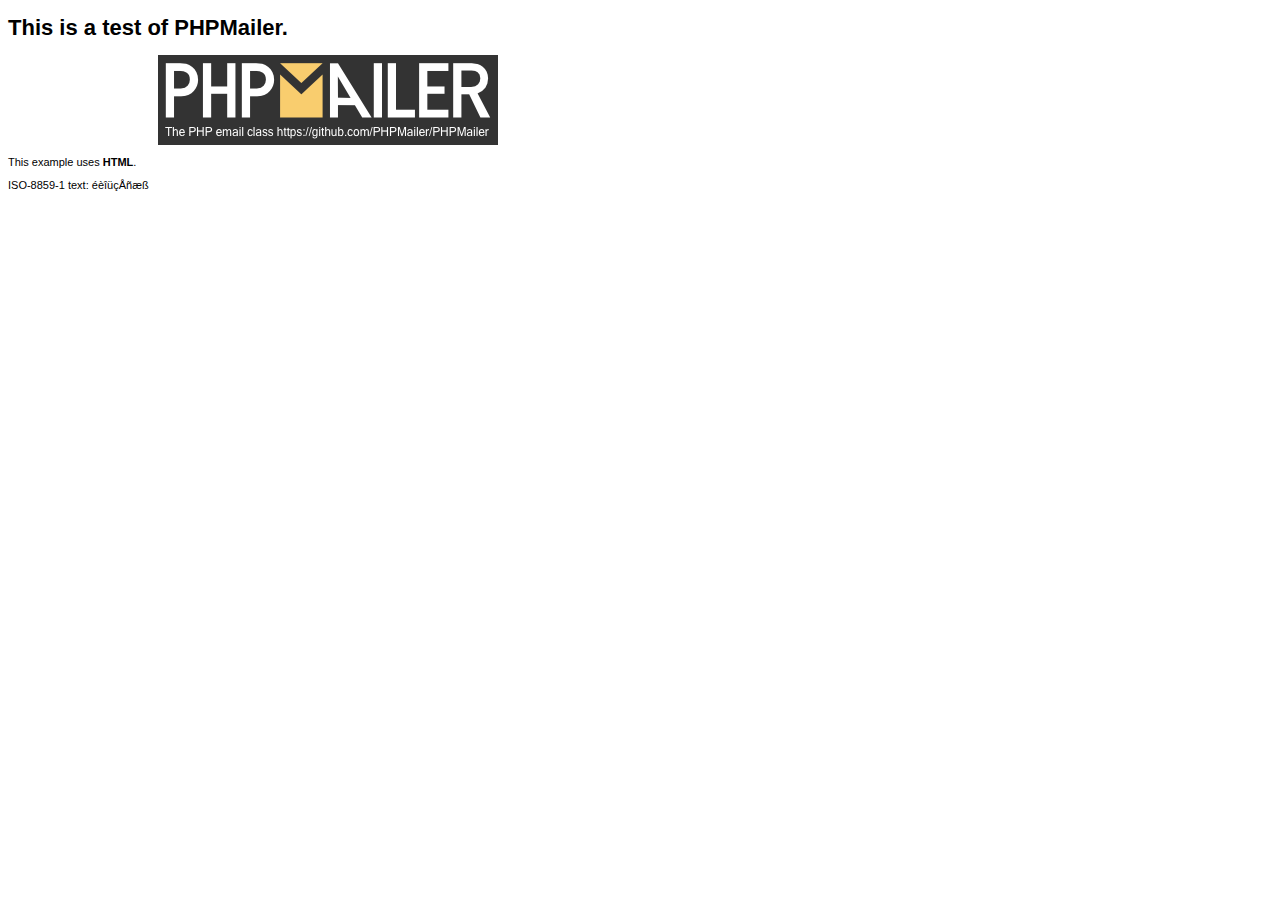
<file: PHPMailer-master/examples/contents.html>
<!DOCTYPE HTML PUBLIC "-//W3C//DTD HTML 4.01 Transitional//EN" "http://www.w3.org/TR/html4/loose.dtd">
<html>
<head>
  <meta http-equiv="Content-Type" content="text/html; charset=iso-8859-1">
  <title>PHPMailer Test</title>
</head>
<body>
<div style="width: 640px; font-family: Arial, Helvetica, sans-serif; font-size: 11px;">
  <h1>This is a test of PHPMailer.</h1>
  <div align="center">
    <a href="https://github.com/PHPMailer/PHPMailer/"><img src="images/phpmailer.png" height="90" width="340" alt="PHPMailer rocks"></a>
  </div>
  <p>This example uses <strong>HTML</strong>.</p>
  <p>ISO-8859-1 text: ���������</p>
</div>
</body>
</html>
</file>
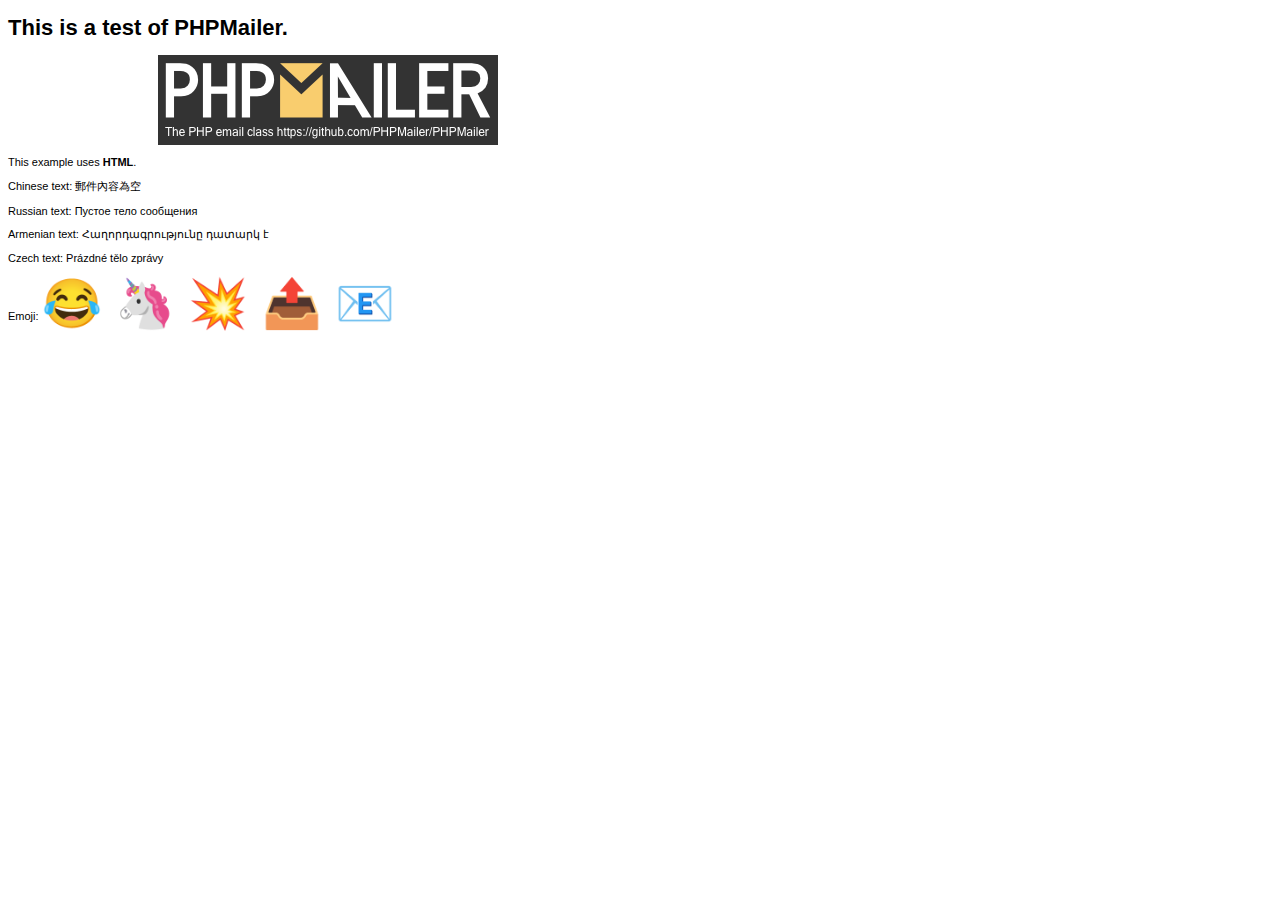
<file: PHPMailer-master/examples/contentsutf8.html>
<!DOCTYPE HTML PUBLIC "-//W3C//DTD HTML 4.01 Transitional//EN" "http://www.w3.org/TR/html4/loose.dtd">
<html>
<head>
  <meta http-equiv="Content-Type" content="text/html; charset=utf-8">
  <title>PHPMailer Test</title>
</head>
<body>
<div style="width: 640px; font-family: Arial, Helvetica, sans-serif; font-size: 11px;">
  <h1>This is a test of PHPMailer.</h1>
  <div align="center">
    <a href="https://github.com/PHPMailer/PHPMailer/"><img src="images/phpmailer.png" height="90" width="340" alt="PHPMailer rocks"></a>
  </div>
  <p>This example uses <strong>HTML</strong>.</p>
  <p>Chinese text: 郵件內容為空</p>
  <p>Russian text: Пустое тело сообщения</p>
  <p>Armenian text: Հաղորդագրությունը դատարկ է</p>
  <p>Czech text: Prázdné tělo zprávy</p>
  <p>Emoji: <span style="font-size: 48px">😂 🦄 💥 📤 📧</span></p>
</div>
</body>
</html>
</file>
<file: css/style.css>
/**
Theme Name:Rappix - App Landing Page
Author:Freekytheme
Version:1.0;

*/
/**
* Table of Contents
  * 1.0 - Fonts
 * 2.0 - Reset css
 * 3.0 - Common
 * 4.0 - Navbar
 * 5.0 - Banner
 * 6.0 - Counter
 * 7.0 - Feature
 * 8.0 - testimonial
 * 9.0 - Screenshot
 * 10.0 - Team
 * 11.0 - Pricing
 * 12.0 - Blog
 * 13.0 - FAQ
 * 14.0 - process
 * 15.0 - Footer
 * 16.0 - Responsive

/* ==========================================================================
   1.0 Fonts
   ========================================================================== */ 

/*Josefin sans font*/
@font-face {
    font-family: 'josefin sans';
    src: url('../fonts/josefin-sans/josefinsans-bold-webfont.eot');
    src: url('../fonts/josefin-sans/josefinsans-bold-webfont.eot?#iefix') format('embedded-opentype'),
         url('../fonts/josefin-sans/josefinsans-bold-webfont.woff2') format('woff2'),
         url('../fonts/josefin-sans/josefinsans-bold-webfont.woff') format('woff'),
         url('../fonts/josefin-sans/josefinsans-bold-webfont.ttf') format('truetype');
    font-weight: 700;

}

@font-face {
    font-family: 'josefin sans';
    src: url('../fonts/josefin-sans/josefinsans-semibold-webfont.eot');
    src: url('../fonts/josefin-sans/josefinsans-semibold-webfont.eot?#iefix') format('embedded-opentype'),
         url('../fonts/josefin-sans/josefinsans-semibold-webfont.woff2') format('woff2'),
         url('../fonts/josefin-sans/josefinsans-semibold-webfont.woff') format('woff'),
         url('../fonts/josefin-sans/josefinsans-semibold-webfont.ttf') format('truetype');
    font-weight: 600;

}

@font-face {
    font-family: 'josefin sans';
    src: url('../fonts/josefin-sans/josefinsans-regular-webfont.eot');
    src: url('../fonts/josefin-sans/josefinsans-regular-webfont.eot?#iefix') format('embedded-opentype'),
         url('../fonts/josefin-sans/josefinsans-regular-webfont.woff2') format('woff2'),
         url('../fonts/josefin-sans/josefinsans-regular-webfont.woff') format('woff'),
         url('../fonts/josefin-sans/josefinsans-regular-webfont.ttf') format('truetype');
    font-weight: 400;

}

@font-face {
    font-family: 'josefin sans';
    src: url('../fonts/josefin-sans/josefinsans-light-webfont.eot');
    src: url('../fonts/josefin-sans/josefinsans-light-webfont.eot?#iefix') format('embedded-opentype'),
         url('../fonts/josefin-sans/josefinsans-light-webfont.woff2') format('woff2'),
         url('../fonts/josefin-sans/josefinsans-light-webfont.woff') format('woff'),
         url('../fonts/josefin-sans/josefinsans-light-webfont.ttf') format('truetype');
    font-weight: 300;

}



/*open sams*/
@font-face {
    font-family: 'open sans';
    src: url(../fonts/open-sans/opensans-semibold-webfont.eot);
    src: url(../fonts/open-sans/opensans-semibold-webfont.eot?#iefix) format('embedded-opentype'), 
    url(../fonts/open-sans/opensans-semibold-webfont.woff2) format('woff2'), 
    url(../fonts/open-sans/opensans-semibold-webfont.woff) format('woff'), 
    url(../fonts/open-sans/opensans-semibold-webfont.ttf) format('truetype');
    font-weight: 600
}

@font-face {
    font-family: 'open sans';
    src: url(../fonts/open-sans/opensans-regular-webfont.eot);
    src: url(../fonts/open-sans/opensans-regular-webfont.eot?#iefix) format('embedded-opentype'), 
    url(../fonts/open-sans/opensans-regular-webfont.woff2) format('woff2'), 
    url(../fonts/open-sans/opensans-regular-webfont.woff) format('woff'), 
    url(../fonts/open-sans/opensans-regular-webfont.ttf) format('truetype');
    font-weight: 400
}
/* ==========================================================================
   2.0 Reset css
   ========================================================================== */
body,
html {
    overflow-x: hidden;
    font-size: .98em;
    color: #6e7898;
    font-family: 'open sans', sans-serif;
    font-weight: 400;
    line-height: 1.6;
    white-space: normal;
    -webkit-text-size-adjust: 100%;
    font-variant-ligatures: none;
    -webkit-font-variant-ligatures: none;
    text-rendering: optimizeLegibility;
    -moz-osx-font-smoothing: grayscale;
    font-smoothing: antialiased;
    -webkit-font-smoothing: antialiased;
}

h1,
h2,
h3,
h4,
h5,
h6 {
    font-family:'josefin sans', sans-serif;
    font-weight: 700;
    color: #bb491f;
    margin: 0 0 10px 0;
    line-height: 1.4;
    letter-spacing: -.01em
}

h1 {
    font-size: 4.5em;
    line-height: 1.1;
}

h2 {
    font-size: 3.75em;
    line-height: 1.2;
}

h3 {
    font-size: 3.5em;
    line-height: 1.3;
}

h4 {
    font-size: 2.5em
}

h5 {
    font-size: 1.25em
}

h6 {
    font-size: 1.025em
}

ul {
    padding: 0
}

li {
    list-style: none;
    margin-bottom: 10px
}

a {
    transition: .5s;
    -webkit-transition: .5s;
    text-decoration: none;
    outline: 0;
    color: inherit
}

.nav>li>a:focus,
.nav>li>a:hover,
li>a:focus,
li>a:hover {
    background-color: transparent;
    border-color: transparent
}

.nav>li>a,
ul {
    padding: 0
}

a,
a:active,
a:focus {
    outline: 0;
    text-decoration: none;
}

a,
a:active,
a:focus
a:hover {
    text-decoration: none!important;
}

.btn i,
.btn p,
.btn span,
.overly * {
    z-index: 1
}

.btn,
.meta-head {
    letter-spacing: .2px
}

.btn,
.meta {
    line-height: 1
}

li {
    list-style: none;
    margin-bottom: 10px
}

a {
    transition: .5s;
    -webkit-transition: .5s;
    color: inherit
}

.nav>li>a:focus,
.nav>li>a:hover,
li>a:focus,
li>a:hover {
    background-color: white;
    border-color: transparent
}

a:active,
a:focus {
    -moz-outline: 0
}

a:hover {
    color: #702dda
}


/* ==========================================================================
   3.0 Common css
   ========================================================================== */
.sec-pad {
    padding-top: 100px;
    padding-bottom: 100px
}

.sec-pad-sm {
    padding-top: 60px;
    padding-bottom: 60px
}

.sec-pad-lg {
    padding: 150px 0
}

img {
    max-width: 100%;
    height: auto
}

.section-text {
    max-width: 750px;
    margin: 0 auto 60px auto
}

.meta {
    font-size: 12px;
}

.meta-head {
    font-size: 16px;
    font-weight: 700;
    margin-bottom: 15px;
    color: #9699a8;
}

p.large {
    font-size: 1.2em
}

.light {
    color: #000
}

.light .icon,
.light .meta-head,
.light h1,
.light h2,
.light h3,
.light h4,
.light h5,
.light h6 {
    color: #000
}

.icon {
    color: #cacbcc;
    margin-bottom: 5px
}

.icon-lg {
    font-size: 3em;
    margin-bottom: 10px
}

.icon-md {
    font-size: 2.5em
}

.icon-sm {
    font-size: 2em
}

.icon-xs {
    font-size: 1.5em
}
.bg-rad-anim {
  display: flex;
  align-content: center;
  align-items: center;
  justify-content: center;
  width: 100px;
  height: 100px;
  margin: auto;
  border-radius: 30% 70% 70% 30%/30% 30% 70% 70%;
  animation: morphing 10s infinite;
  overflow: hidden;
}
@-moz-keyframes morphing {
  0% {
    border-radius: 30% 70% 70% 30%/30% 30% 70% 70%;  }
  25% {
    border-radius: 58% 42% 75% 25%/76% 46% 54% 24%;
  }
  50% {
    border-radius: 50% 50% 33% 67%/55% 27% 73% 45%;
  }
  75% {
    border-radius: 33% 67% 58% 42%/63% 68% 32% 37%;
  }
}
@-webkit-keyframes morphing {
  0% {
    border-radius: 30% 70% 70% 30%/30% 30% 70% 70%;
  }
  25% {
    border-radius: 58% 42% 75% 25%/76% 46% 54% 24%;
  }
  50% {
    border-radius: 50% 50% 33% 67%/55% 27% 73% 45%;
  }
  75% {
    border-radius: 33% 67% 58% 42%/63% 68% 32% 37%;
  }
}
@-o-keyframes morphing {
  0% {
    border-radius: 30% 70% 70% 30%/30% 30% 70% 70%;
  }
  25% {
    border-radius: 58% 42% 75% 25%/76% 46% 54% 24%;
  }
  50% {
    border-radius: 50% 50% 33% 67%/55% 27% 73% 45%;
  }
  75% {
    border-radius: 33% 67% 58% 42%/63% 68% 32% 37%;
  }
}
@keyframes morphing {
  0% {
    border-radius: 30% 70% 70% 30%/30% 30% 70% 70%;
  }
  25% {
    border-radius: 58% 42% 75% 25%/76% 46% 54% 24%;
  }
  50% {
    border-radius: 50% 50% 33% 67%/55% 27% 73% 45%;
  }
  75% {
    border-radius: 33% 67% 58% 42%/63% 68% 32% 37%;
  }
}
.parallax-bg {
    background-attachment: fixed;
    background-repeat: no-repeat;
    background-position: 50% 0;
    -webkit-background-size: cover;
    -moz-background-size: cover;
    -o-background-size: cover;
    background-size: cover
}
.logo img{
    max-width: 150px;
}

.sub-input .custom-form {
    position: relative
}

.sub-input .custom-form .form-control {
    height: 60px;
    border: 0;
    background-color: #fff;
    padding: 0 0 0 20px;
    font-size: 14px
}

.custom-form .form-control:focus {
    -webkit-box-shadow: inset 0 1px 1px transparent, 0 0 8px rgba(102, 175, 233, 0);
    box-shadow: inset 0 1px 1px transparent, 0 0 8px rgba(102, 175, 233, 0)
}

.sub-input .result-box {
    font-size: 16px;
    font-weight: 400;
}

.sub-input .custom-form .btn {
    position: absolute;
    margin: 0;
    top: 5px;
    right: 5px;
    bottom: 5px;
    box-shadow: 0 0 0 transparent;
    font-size: 16px;
}
.sub-input .custom-form .btn:focus{
    color: #fff;
}

.bg-gray {
   background: #F0F1FF;
}
.bg-memphis{
    background: url(../image/bg-memphis.png) center bottom no-repeat;
    background-size: contain;
}

.grdnt-blue:not(.overly) {
    background-image: -webkit-linear-gradient(90deg, #5722ff 0, #8103ff 51%, #5722ff 100%);
    background-image: linear-gradient(90deg, #5722ff 0, #8103ff 51%, #5722ff 100%)
}

.grdnt-purple:not(.overly) {
    background-image: -webkit-linear-gradient(135deg, #9a55f5 0, #b44ee8 51%, #9a55f5 100%);
    background-image: linear-gradient(135deg, #9a55f5 0, #b44ee8 51%, #9a55f5 100%)
}

.grdnt-orange:not(.overly) {
    background-image: linear-gradient(135deg, #ffa03a 0, #f4be56 51%, #ffa03a 100%);
    background-image: -webkit-linear-gradient(135deg, #ffa03a 0, #f4be56 51%, #ffa03a 100%)
}

.grdnt-pink:not(.overly) {
    background-image: -webkit-linear-gradient(45deg, #ffc7bf 0, #ffc7bf 51%, #ffc7bf 100%);
    background-image: linear-gradient(45deg, #ffbfa6 0, #ffbfa6 51%, #ffbfa6 100%)
}

.grdnt-green:not(.overly) {
    background-image: -webkit-linear-gradient(45deg, #00c9fd 0, #81ee8e 51%, #00c9fd 100%);
    background-image: linear-gradient(45deg, #00c9fd 0, #81ee8e 51%, #00c9fd 100%)
}

.grdnt-yellow:not(.overly) {
    background-image: -webkit-linear-gradient(130deg, #d9503b 0, #f77948 51%, #ffa640 100%);
    background-image: linear-gradient(130deg, #d9503b 0, #f77948 51%, #ffa640 100%);
}
.grdnt-blue.overly:before {
    background-image: -webkit-linear-gradient(90deg, #5722ff 0, #8103ff 51%, #5722ff 100%);
    background-image: linear-gradient(90deg, #5722ff 0, #8103ff 51%, #5722ff 100%);
}

.grdnt-purple.overly:before {
    background-image: -webkit-linear-gradient(135deg, #6d1bc6 0, #fa0076 51%, #6d1bc6 100%);
    background-image: linear-gradient(135deg, #6d1bc6 0, #fa0076 51%, #6d1bc6 100%)
}

.grdnt-orange.overly:before {
    background-image: linear-gradient(135deg, #ffa03a 0, #f4be56 51%, #ffa03a 100%);
    background-image: -webkit-linear-gradient(135deg, #ffa03a 0, #f4be56 51%, #ffa03a 100%)
}

.grdnt-cyan.overly:before {
    background-image: -webkit-linear-gradient(45deg, #8089ff 0, #54ceff 51%, #8089ff 100%);
    background-image: linear-gradient(45deg, #8089ff 0, #54ceff 51%, #8089ff 100%)
}

.grdnt-green.overly:before {
    background-image: -webkit-linear-gradient(45deg, #00c9fd 0, #81ee8e 51%, #00c9fd 100%);
    background-image: linear-gradient(45deg, #00c9fd 0, #81ee8e 51%, #00c9fd 100%)
}
.grdnt-yellow.overly:before {
    background-image: -webkit-linear-gradient(130deg, #ffa159 0, #bb491f 0, #ffa159 50%);
    background-image: linear-gradient(130deg, #ffa159 0, #bb491f 0, #ffa159 50%)
}

a[class*=grdnt-],
p[class*=grdnt-],
button[class*=grdnt-],
div[class*=grdnt-],
div[class*=grdnt-].overly:before,
footer[class*=grdnt-],
footer[class*=grdnt-].overly:before,
header[class*=grdnt-],
header[class*=grdnt-].overly:before,
input[class*=grdnt-],
nav[class*=grdnt-],
section[class*=grdnt-],
section[class*=grdnt-].overly:before {
    transition: .5s;
    -webkit-transition: .5s;
    background-size: 250% auto
}

a[class*=grdnt-]:hover,
button[class*=grdnt-],
input[class*=grdnt-]:hover {
    color: #fff;
    background-position: right center
}

[class*=bg-trans]:before,
[class*=style-]:after {
    position: absolute;
    background-size: 100% !important;
    content: '';
    left: -1px;
    right: -1px;
    bottom: -1px;
    top: 0;
}

.style-wave:after {
    background: url(../image/img-wave.png) bottom no-repeat;
    z-index: 1;
}
.style-wave-2:after {
    background: url(../image/img-wave-2.png) bottom no-repeat;
    z-index: 1;
}

.style-curve:after {
    background: url(../image/img-curve.png) bottom no-repeat;
    z-index: 1;
}
.style-angle:after {
    background: url(../image/img-angle.png) bottom no-repeat;
    z-index: 2;
}


.jump-anim {

    animation-name: fetureanimate;
    animation-duration: 3s;
    animation-iteration-count: infinite;
    animation-timing-function: linear;
    -webkit-animation-name: fetureanimate;
    -webkit-animation-duration: 3s;
    -webkit-animation-iteration-count: infinite;
    -webkit-animation-timing-function: linear;
    -moz-animation-name: fetureanimate;
    -moz-animation-duration: 3s;
    -moz-animation-iteration-count: infinite;
    -moz-animation-timing-function: linear;
    -ms-animation-name: fetureanimate;
    -ms-animation-duration: 3s;
    -ms-animation-iteration-count: infinite;
    -ms-animation-timing-function: linear;
    -o-animation-name: fetureanimate;
    -o-animation-duration: 3s;
    -o-animation-iteration-count: infinite;
    -o-animation-timing-function: linear;

}
@keyframes fetureanimate {
    0%, 100% {
        -webkit-transform: translateY(-40px);
        transform: translateY(-40px)
    }

    50% {
        -webkit-transform: translateY(-10px);
        transform: translateY(-10px)
    }

}
@keyframes fadeInUp {
    from {
        opacity: 0;
        transform: translate3d(0,20%,0);
      }

      to {
        opacity: 1;
        transform: none;
      }

}
.bg-trans-1:before {
    background: url(../image/bg-trans-1.png) center bottom no-repeat;
    background-size: cover!important;
}
.bg-trans-2:before {
    background: url(../image/bg-trans-2.png) left top no-repeat;
    background-size: contain!important;
}
.bg-solid {
    background: #3ac8fc
}

.overly {
    position: relative
}

.overly * {
    position: relative;
    z-index: 2
}

.overly:before {
    position: absolute;
    content: '';
    left: 0;
    right: 0;
    top: 0;
    bottom: 0;
    opacity: .8;
}

.brdr-btm {
    border-bottom: 1px solid #e1e1e1;
}

.pd-10 {
    padding: 10px
}

.pd-20 {
    padding: 20px
}

.pd-30 {
    padding: 30px
}

.pt-0 {
    padding-top: 0
}

.pb-0 {
    padding-bottom: 0
}

.p-0 {
    padding: 0
}
.mg-0{
        margin: 0
    }

.w-100 {
    width: 100%
}

.h-100 {
    height: 100%
}
.scroll-item {
    position: absolute
}

.spce {
    clear: both;
    height: 20px;
    width: 100%
}

.spce.xs {
    height: 5px
}

.spce.sm {
    height: 10px
}

.spce.md {
    height: 40px
}

.spce.lg {
    height: 60px
}

.bg-animate {
    position: relative
}

.bg-animate:not(.hero) [class*=rect] {
    z-index: -1
}

.bg-animate .rect1,
.bg-animate .rect5 {
    position: absolute;
    top: 10%;
    right: 40px;
    -webkit-animation: mover 15s infinite linear;
    animation: mover 15s infinite linear
}

.bg-animate .rect2 {
    position: absolute;
    left: 25%;
    top: 15%;
    -webkit-animation: rotate3d 4s linear infinite;
    animation: rotate3d 4s linear infinite;
}

.bg-animate .rect3 {
    position: absolute;
    top: 50%;
    left: 10%;
    -webkit-animation-name: rotate;
    animation-name: rotate;
    -webkit-animation-duration: 20s;
    animation-duration: 20s;
    -webkit-animation-iteration-count: infinite;
    animation-iteration-count: infinite;
    -webkit-animation-timing-function: linear;
    animation-timing-function: linear;
}

.bg-animate .rect4,
.bg-animate .rect6 {
    position: absolute;
    top: 35%;
    right: 35%;
    -webkit-animation-name: rotate;
    animation-name: rotate;
    -webkit-animation-duration: 20s;
    animation-duration: 20s;
    -webkit-animation-iteration-count: infinite;
    animation-iteration-count: infinite;
    -webkit-animation-timing-function: linear;
    animation-timing-function: linear
}

.bg-animate .rect5 {
    top: 20%;
    left: 20px
}

.bg-animate .rect6 {
    top: 15%;
    right: 40%
}

@-webkit-keyframes mover {
    0% {
        -webkit-transform: translate(0, 0) rotate(0);
        transform: translate(0, 0) rotate(0)
    }
    20% {
        -webkit-transform: translate(73px, -1px) rotate(36deg);
        transform: translate(73px, -1px) rotate(36deg)
    }
    40% {
        -webkit-transform: translate(141px, 72px) rotate(72deg);
        transform: translate(141px, 72px) rotate(72deg)
    }
    60% {
        -webkit-transform: translate(83px, 122px) rotate(108deg);
        transform: translate(83px, 122px) rotate(108deg)
    }
    80% {
        -webkit-transform: translate(-40px, 72px) rotate(144deg);
        transform: translate(-40px, 72px) rotate(144deg)
    }
    100% {
        -webkit-transform: translate(0, 0) rotate(0);
        transform: translate(0, 0) rotate(0)
    }
}

@-webkit-keyframes rotate {
    0% {
        -webkit-transform: rotate(0);
        transform: rotate(0)
    }
    100% {
        -webkit-transform: rotate(360deg);
        transform: rotate(360deg)
    }
    0% {
        -webkit-transform: rotate(0)
    }
    100% {
        -webkit-transform: rotate(360deg)
    }
}

@-webkit-keyframes rotate3d {
    0% {
        -webkit-transform: rotateY(0);
        transform: rotateY(0)
    }
    100% {
        -webkit-transform: rotateY(360deg);
        transform: rotateY(360deg)
    }
}

.flx-container {
    display: -webkit-box;
    display: -webkit-flex;
    display: -ms-flexbox;
    display: flex
}

.align-flx-end {
    -webkit-align-self: flex-end;
    -ms-flex-item-align: end;
    align-self: flex-end
}

.align-flx-center {
    -webkit-box-align: center;
    -webkit-align-items: center;
    -ms-flex-align: center;
    align-items: center;
    justify-content: center;
    -webkit-justify-content: center;
    -webkit-box-pack: center
}

.nav-tabs li a,
.nav-tabs>li.active>a,
.nav-tabs>li.active>a:focus,
.nav-tabs>li.active>a:hover {
    background: 0 0;
    border: 0;
    color: inherit
}

.nav-tabs {
    border-bottom: 0
}

}

.list-style {
    position: relative;
    margin-top: 30px
}

.list-style li {
    padding-left: 30px
}

[class*=grdnt-] .list-style li:before,
div[class*=grdnt-] .list-style li:before {
    color: #fff
}

.list-style li:before {
    position: absolute;
    content: '\f00c';
    left: 0;
    top: 3px;
    color: #0facf3;
    font-family: FontAwesome
}

.fw-300 {
    font-weight: 300
}

.fw-400 {
    font-weight: 400
}

.fw-600 {
    font-weight: 600
}

.fw-700 {
    font-weight: 700
}

.clr-green {
    color: #46da60
}

.clr-blue {
    color: #5b63fb
}

.clr-red {
    color: #ed3e44
}

.clr-cyan {
    color: #4693f8
}

.social-holder a {
    margin-right: 15px
}

.social-holder a:last-child {
    margin-right: 0
}

.btn-holder {
    margin-top: 30px
}
.btn-holder > a img {
    margin-right: 10px
}


.btn {
    display: inline-block;
    text-align: center;
    position: relative;
    color: #fff;
    padding: 14px 28px;
    background: 0 0;
    font-family: 'open sans';
    font-weight: 600;
    transition: .5s;
    -webkit-transition: .5s;
    border-radius: 5px;
    border: 0;
    margin-top: 5px;
    margin-right: 10px
}

.btn span {
    position: relative;
    z-index: 1;
    font-size: 15px;
    text-align: left;
    margin: 0;
    text-transform: capitalize
}

.btn i {
    margin-right: 8px;
    font-size: 22px;
    z-index: 1;
    position: relative
}

.btn i+span {
    vertical-align: top;
    margin-top: 3px;
    display: inline-block
}

.btn-sm {
    font-size: .575em;
    padding: 10px 30px
}

.btn-round {
    transition: .5s;
    -webkit-transition: .5s;
    position: relative;
    border-radius: 50%;
    background: #fff;
    font-size: 22px;
    height: 80px;
    width: 80px;
    display: flex;
    justify-content: center;
    align-items: center;
    margin: 0 auto
}

.btn-round:after {
    position: absolute;
    left: 50%;
    top: 50%;
    border-radius: 50%;
    -o-transform: translate(-50%, -50%);
    -moz-transform: translate(-50%, -50%);
    -webkit-transform: translate(-50%, -50%);
    -ms-transform: translate(-50%, -50%);
    transform: translate(-50%, -50%);
    content: '';
    border-radius: 50%;
    display: block;
    background: rgba(255, 255, 255, .8);
    width: 80%;
    height: 80%;
    animation: grow-scnd 1.5s infinite;
    -o-animation: grow-scnd 1.5s infinite;
    -moz-animation: grow-scnd 1.5s infinite;
    -webkit-animation: grow-scnd 1.5s infinite;
    -ms-animation: grow-scnd 1.5s infinite;
    animation-delay: 0s;
    animation-timing-function: ease-in-out
}
.btn-round:hover{
    color: #fff;
}
.btn-round span {
    color: #fff;
    font-size: 18px
}

.btn-white {
    background-color: #fff;
    border: 1px solid #fff;
    color: #3e2a75;
}

.btn-border {
    color: #fff;
    background: 0 0;
    border: 1px solid #fff;
    box-shadow: 0 0 0 transparent
}

.btn-border:hover {
    background: #fff;
    color: #3e2a75;
}
.btn-over{
    position: absolute;
    left: 50%;
    top: 50%;
    transform: translate(-50%, -50%);
}
[class*=grdnt-].btn.fill {
    color: #6b1aff
}

[class*=grdnt-].btn.fill:before {
    position: absolute;
    content: '';
    background: #fff;
    top: 2px;
    left: 2px;
    right: 2px;
    bottom: 2px;
    border-radius: 5px;
    transition: .5s;
}
[class*=grdnt-].btn.fill:hover:before{
    background: transparent;
}
[class*=grdnt-].btn.fill:hover .clip-txt{
-webkit-text-fill-color:#fff;
}
.grdnt-purple .btn-white {
    color: #6b1aff
}

.grdnt-purple .btn-white:hover {
    color: #550bdd
}

.grdnt-purple .btn-border:hover {
    color: #6b1aff
}

.grdnt-orange .btn-white {
    color: #fe2553
}

.grdnt-orange .btn-white:hover {
    color: #f52278
}

.grdnt-orange .btn-border:hover {
    color: #fe2553
}

.grdnt-blue .btn-white {
    color: #6b1aff
}

.grdnt-blue .btn-white:hover {
    color: #281483
}

input.btn:hover {
    color: #fff

[class*=icon-bg-],
}
[class*=icon-bg] {
    border-radius: 50%;
    color: #fff;
    margin: 0 auto;
    text-align: center;
    position: relative;
    display: flex;
    justify-content: center;
    align-items: center
}
.icon-shad [class*=icon-bg-].grdnt-orange, .icon-shad [class*=icon-bg].grdnt-orange {
    box-shadow: 0 20px 38px rgba(244, 186, 75, .7);
}
.icon-shad [class*=icon-bg-].grdnt-purple, .icon-shad [class*=icon-bg].grdnt-purple {
    box-shadow: 0 20px 38px rgba(200, 119, 251, .7);
}
.icon-shad [class*=icon-bg-].grdnt-cyan, .icon-shad [class*=icon-bg].grdnt-cyan {
    box-shadow: 0 20px 38px rgba(59, 190, 255, .4);
}
.icon-shad [class*=icon-bg-].grdnt-blue, .icon-shad [class*=icon-bg].grdnt-blue{
    box-shadow: 0 20px 38px rgba(82, 37, 220, .4);
}
.icon-bg {
    width: 100px;
    height: 100px;
    margin-bottom: 15px;
    font-size: 2.5em
}

.icon-bg-md {
    width: 60px;
    height: 60px;
    font-size: 1.5em
}
.icon-bg-lg {
    width: 80px;
    height: 80px;
    font-size: 2em
}
.icon-bg-sm {
    width: 50px;
    height: 50px;
    font-size: 1em
}

.hover-grow [class*=icon-bg-],
.hover-grow [class*=icon-bg] {
    transition: all 1.5s;
    -webkit-transition: all 1.5s;
    z-index: 1
}

.hover-grow [class*=icon-bg-]:after,
.hover-grow [class*=icon-bg-]:before,
.hover-grow [class*=icon-bg]:after,
.hover-grow [class*=icon-bg]:before {
    position: absolute;
    left: 50%;
    top: 50%;
    border-radius: 50%;
    -o-transform: translate(-50%, -50%);
    -moz-transform: translate(-50%, -50%);
    -webkit-transform: translate(-50%, -50%);
    -ms-transform: translate(-50%, -50%);
    transform: translate(-50%, -50%);
    content: '';
    border-radius: 50%;
    z-index: -1;
    display: block
}

.hover-grow .list:hover [class*=icon-bg-],
.hover-grow .list:hover [class*=icon-bg] {
    transform: scale(1.3)
}

.hover-grow .list:hover [class*=icon-bg-]:before,
.hover-grow .list:hover [class*=icon-bg]:before {
    background: rgba(0, 0, 0, .3);
    width: 0;
    height: 0;
    animation: grow 1.5s infinite;
    -o-animation: grow 1.5s infinite;
    -moz-animation: grow 1.5s infinite;
    -webkit-animation: grow 1.5s infinite;
    -ms-animation: grow 1.5s infinite;
    animation-delay: 0s;
    animation-timing-function: ease-in-out
}

.hover-grow .list:hover [class*=icon-bg-]:after,
.hover-grow .list:hover [class*=icon-bg]:after {
    background: rgba(0, 0, 0, .3);
    width: 0;
    height: 0;
    animation: grow-scnd 1.5s infinite;
    -o-animation: grow-scnd 1.5s infinite;
    -moz-animation: grow-scnd 1.5s infinite;
    -webkit-animation: grow-scnd 1.5s infinite;
    -ms-animation: grow-scnd 1.5s infinite;
    animation-delay: 0s;
    animation-timing-function: ease-in-out
}

.hover-grow [class*=icon-bg-],
.hover-grow [class*=icon-bg] {
    transition: all 1.5s;
    -webkit-transition: all 1.5s;
    z-index: 1
}

.hover-grow [class*=icon-bg-]:after,
.hover-grow [class*=icon-bg-]:before,
.hover-grow [class*=icon-bg]:after,
.hover-grow [class*=icon-bg]:before {
    position: absolute;
    left: 50%;
    top: 50%;
    border-radius: 50%;
    -o-transform: translate(-50%, -50%);
    -moz-transform: translate(-50%, -50%);
    -webkit-transform: translate(-50%, -50%);
    -ms-transform: translate(-50%, -50%);
    transform: translate(-50%, -50%);
    content: '';
    border-radius: 50%;
    z-index: -1;
    display: block
}

[class*=grdnt-] .hover-grow .list:hover [class*=icon-bg-]:before,
[class*=grdnt-] .hover-grow .list:hover [class*=icon-bg]:before {
    background: rgba(255, 255, 255, .8)
}

[class*=grdnt-] .hover-grow .list:hover [class*=icon-bg-]:after,
[class*=grdnt-] .hover-grow .list:hover [class*=icon-bg]:after {
    background: rgba(255, 255, 255, .8)
}

@-webkit-keyframes grow {
    0% {
        width: 0%;
        height: 0%;
        opacity: 1
    }
    100% {
        width: 200%;
        height: 200%;
        opacity: 0
    }
}

@keyframes grow-scnd {
    0% {
        width: 0;
        height: 0;
        opacity: 1
    }
    50% {
        width: 0;
        height: 0;
        opacity: 1
    }
    100% {
        width: 200%;
        height: 200%;
        opacity: 0
    }
}



[class*=grad-] .clip-txt,
[class*=grad-] .meta-head:before,
[class*=grad-] .owl-item .profile-img:before,
[class*=grad-] .faq .more-less,
[class*=grad-] .owl-item:after,
[class*=grad-] .pricing-btn .toggler--is-active{
    background-clip: border-box;
    -webkit-background-clip: text;
    -webkit-text-fill-color: transparent
}

.grad-prple .clip-txt,
.grad-prple .owl-item .profile-img:before,
.grad-prple .faq .more-less,
.grad-prple .pricing-btn .toggler--is-active{
    background-image: linear-gradient(to right, #4222f1 0, #ed3ea4 100%);
    background-image: -webkit-linear-gradient(to right, #4222f1 0, #ed3ea4 100%)
}

.grad-prple .owl-item:after {
    background: linear-gradient(to right, #4222f1 0, #ed3ea4 100%);
    background: -webkit-linear-gradient(to right, #4222f1 0, #ed3ea4 100%)
}

.grad-orange .clip-txt,
.grad-orange .owl-item .profile-img:before,
.grad-orange .faq .more-less,
.grad-orange .pricing-btn .toggler--is-active,
.grad-orange .team-mem-col .team-hover .team-hover-content a:hover i {
    background-image: linear-gradient(135deg, #fe2553 0, #ff6351 100%);
    background-image: -webkit-linear-gradient(45deg, #fe2553 0, #ff6351 100%)
}

.grad-orange .owl-item:after {
    background: linear-gradient(135deg, #fe2553 0, #ff6351 100%);
    background: -webkit-linear-gradient(135deg, #fe2553 0, #ff6351 100%)
}

.grad-blue .clip-txt,
.grad-blue .owl-item .profile-img:before,
.grad-blue .faq .more-less,
.grad-blue .pricing-btn .toggler--is-active,
.grad-blue .team-mem-col .team-hover .team-hover-content a:hover i {
    background-image: linear-gradient(90deg, #bb491f 0, #ff9c22 100%);
    background-image: -webkit-linear-gradient(90deg, #bb491f 0, #ff9c22 100%);
}

.grad-blue .owl-item:after {
    background: linear-gradient(135deg, #5722ff 0, #ff9c22 100%);
    background: -webkit-linear-gradient(135deg, #5722ff 0, #ff9c22 100%)
}
.grad-yellow .clip-txt,
.grad-yellow .owl-item .profile-img:before,
.grad-yellow .faq .more-less,
.grad-yellow .pricing-btn .toggler--is-active,
.grad-yellow .team-mem-col .team-hover .team-hover-content a:hover i {
    background-image: linear-gradient(130deg, #ffa159 0, #e5f2a5 100%);
    background-image: -webkit-linear-gradient(130deg, #ffa159 0, #e5f2a5 100%);
}

.grad-yellow .owl-item:after {
    background: linear-gradient(130deg, #ffa159 0, #e5f2a5 100%);
    background: -webkit-linear-gradient(130deg, #ffa159 0, #e5f2a5 100%)
}

.feat-slide .owl-item:after {
    content: "";
    display: block;
    height: .25em;
    position: absolute;
    top: 100%;
    width: 0%;
    left: 50%;
    transform: translate(-50%);
    transition: all .5s;
    -webkit-transition: all .5s;
    background-size: 200% auto
}


.slide-side {
    position: relative
}

.app-slide,
.app-slide-auto {
    position: absolute;
    top: 50%;
    left: 50%;
    transform: translate(-50%, -50%);
    width: 237px;
    overflow: hidden;
    border-radius: 20px;
}
.app-slide img,
.app-slide-auto img{
    border-radius: 20px;
}

.slide-side .phone {
    position: relative;
    z-index: 2;
}

.left-dir-col [class*=icon-],
.left-dir-col.icon,
.navbar-custom .right-nav {
    float: right
}
.shad-item:not(.light) .item{
    border: 1px solid rgba(0, 0, 0, 0.09);
    border-radius: 10px;
    padding: 30px 40px;
    background: #fff;
    transition: 0.5s;
    cursor: pointer;
}
.shad-item.light .item{
    border-radius: 10px;
    padding: 30px 40px;
    transition: 0.5s;
}
.shad-item.style-2 .item{
    background: #F0F1FF;
    border:0;
}
.shad-item .item:hover{
    transform: translateY(-20px);
}
.active,
.carousel,
.item {
    height: 100%
}

.carousel-inner {
    height: 100%;
    overflow: visible
}

.carousel-fade .carousel-inner .item {
    opacity: 0;
    transition-property: opacity;
    -webkit-transition-property: opacity
}

.carousel-fade .carousel-inner .active {
    opacity: 1
}

.carousel-fade .carousel-inner .active.left,
.carousel-fade .carousel-inner .active.right {
    left: 0;
    opacity: 0;
    z-index: 1
}

.carousel-fade .carousel-inner .next.left,
.carousel-fade .carousel-inner .prev.right {
    opacity: 1
}

@media all and (transform-3d),
(-webkit-transform-3d) {
    .carousel-fade .carousel-inner>.item.active.right,
    .carousel-fade .carousel-inner>.item.next {
        opacity: 0;
        -webkit-transform: translate3d(0, 0, 0);
        transform: translate3d(0, 0, 0)
    }
    .carousel-fade .carousel-inner>.item.active.left,
    .carousel-fade .carousel-inner>.item.prev {
        opacity: 0;
        -webkit-transform: translate3d(0, 0, 0);
        transform: translate3d(0, 0, 0)
    }
    .carousel-fade .carousel-inner>.item.active,
    .carousel-fade .carousel-inner>.item.next.left,
    .carousel-fade .carousel-inner>.item.prev.right {
        opacity: 1;
        -webkit-transform: translate3d(0, 0, 0);
        transform: translate3d(0, 0, 0)
    }
}

.fade-left {
    -webkit-animation: fadeinLeft .6s ease-in-out;
    -moz-animation: fadeinLeft .6s ease-in-out;
    animation-duration: .6s;
    -o-animation: fadeinLeft .6s ease-in-out;
    -ms-animation: fadeinLeft .6s ease-in-out;
    animation: fadeinLeft .6s ease-in-out;
    animation-duration: .6s;
    -webkit-animation-duration: 1.5s;
    animation-duration: 1.5s
}

@-webkit-keyframes fadeinLeft {
    0% {
        opacity: 0;
        -webkit-transform: translateX(20%)
    }
    100% {
        opacity: 1;
        -webkit-transform: translateX(0)
    }
}

@-moz-keyframes fadeinLeft {
    0% {
        opacity: 0;
        -moz-transform: translateX(20%)
    }
    100% {
        opacity: 1;
        -moz-transform: translateX(0)
    }
}

@keyframes fadeinLeft {
    0% {
        opacity: 0;
        transform: translateX(20%)
    }
    100% {
        opacity: 1;
        transform: translateX(0)
    }
}

.fade-up {
    -webkit-animation: fadeinUp .6s ease-in-out;
    -moz-animation: fadeinUp .6s ease-in-out;
    animation-duration: .6s;
    -o-animation: fadeinUp .6s ease-in-out;
    -ms-animation: fadeinUp .6s ease-in-out;
    animation: fadeinUp .6s ease-in-out;
    animation-duration: .6s;
    -webkit-animation-duration: 1.5s;
    animation-duration: 1.5s
}

@-webkit-keyframes fadeinUp {
    0% {
        opacity: 0;
        -webkit-transform: translateY(20%)
    }
    100% {
        opacity: 1;
        -webkit-transform: translateY(0)
    }
}

@-moz-keyframes fadeinUp {
    0% {
        opacity: 0;
        -moz-transform: translateY(20%)
    }
    100% {
        opacity: 1;
        -moz-transform: translateY(0)
    }
}

@keyframes fadeinUp {
    0% {
        opacity: 0;
        transform: translateY(20%)
    }
    100% {
        opacity: 1;
        transform: translateY(0)
    }
}

.carousel-control {
    width: auto;
    opacity: 1
}

.carousel-control.left,
.carousel-control.right {
    background-image: none;
    filter: none;
    top: -20%
}

.quote .quote-text:after,
.rating-list li,
.social-holder a {
    display: inline-block;
    margin-bottom: 0
}

.rating-list li {
    margin-right: 3px;
    line-height: 1;
    font-size: 14px;
}

.rating-list li:last-child {
    margin-left: 8px;
    color: #252a32;
    font-size: 16px
}


.rating-list li i {
    color: #ffdd65;
}

.social-holder a {
    margin-right: 15px;
    font-size: 12px;
}

.social-holder a:last-child {
    margin-right: 0
}

.hide-block {
    overflow: hidden
}

.hide-block img {
    position: relative;
    margin-bottom: -200px
}

.hide-block a img {
    margin-bottom: 0
}

.social-holder li {
    display: inline-block
}

.social-holder a {
    height: 30px;
    width: 30px;
    border-radius: 50%;
    display: flex;
    justify-content: center;
    align-items: center;
    background: rgba(0, 0, 0, .2)
}

.social-holder a:hover {
    background: rgba(0, 0, 0, .3);
    color: #fff
}

.quote .owl-dots,
.screen .owl-dots {
    width: 200px;
    margin: 0 auto;
    margin-top: 30px;
    text-align: center
}

.quote .owl-dot,
.screen .owl-dot {
    height: 10px;
    width: 10px;
    border-radius: 50%;
    display: inline-block;
    margin: 10px;
    background: #b8bbc5
}

.quote .owl-dot.active,
.screen .owl-dot.active {
    background: #6b1aff
}

[class*=grdnt] .quote .owl-dot,
[class*=grdnt] .screen .owl-dot,
div[class*=grdnt] .screen .owl-dot {
    background: rgba(255, 255, 255, .3)
}

[class*=grdnt] .quote .owl-dot.active,
[class*=grdnt] .screen .owl-dot.active,
div[class*=grdnt] .screen .owl-dot.active {
    background: #fff
}

[class*=bg-trans],
[class*=style-] {
    position: relative
}

.contact-form .form-control {
    border: 0;
    border-radius: 5px;
    box-shadow: 0 0 0 transparent;
    height: 45px;
}

.contact-form textarea.form-control {
    height: 70px;
    padding-top: 15px
}

#preloader {
    position:fixed;
    bottom: 0;
    top:0;
    left: 0;
    right: 0;
    z-index: 10000;
    background: #fff;
}

#status {
    width: 137px;
    height: 81px;
    position: absolute;
    left: 50%;
    top: 50%;
    transform: translate(-50%, -50%);
    background-image: url(../image/loading.gif);
    background-repeat: no-repeat;
    background-position: center;
}

/* ==========================================================================
    4.0 Navbar Styling
   ========================================================================== */
.navbar-custom {
    border: none;
    padding: 20px 0;
    -webkit-transition: padding .5s;
    -moz-transition: padding .5s;
    transition: padding .5s;
    position: absolute;
    top: 0;
    left: 0;
    right: 0;
    background-color: transparent
}

.navbar-custom:not(.navbar-fixed-top) {
    z-index: 10
}

.navbar-custom.affix {
    position: fixed
}

.navbar-custom .right-nav .nav-btn {
    float: right;
    margin-left: 20px
}

.navbar-custom.affix .right-nav .nav-btn .btn.btn-white {
    border-color: #702dda;
    color: #702dda
}

.navbar-custom.affix .right-nav .nav-btn .btn.btn-white:hover {
    background: #702dda;
    color: #000
}

.navbar-custom .navbar-brand {
    margin-left: 0 !important;
    padding: 0;
    transition: .5s;
    -webkit-transition: .5s
}

.navbar-custom.affix .navbar-brand {
    padding: 0
}

.navbar-custom .navbar-brand.logo-clr,
.navbar-custom.affix .navbar-brand.logo-light {
    opacity: 0;
    width: 0
}

.navbar-custom .navbar-brand.logo-light,
.navbar-custom.affix .navbar-brand.logo-clr {
    opacity: 1;
    width: auto;
    height: auto
}


.navbar-custom .navbar-toggle {
    border: 0;
    text-transform: uppercase;
    color: #fff;
    font-size: 24px;
    margin-right: 0;
    padding: 0 0 0 12px;
    transition: .5s;
    -webkit-transition: .5s
}

.navbar-custom .navbar-toggle:hover {
    background: 0 0;
    opacity: .7
}

.navbar-custom.affix .navbar-toggle {
    color: #37404d
}

.navbar-custom ul li {
    margin: 0 15px;
}

.navbar-custom ul li a {
    color: #000;
    opacity: .8;
    padding: 15px 0;
    font-size: 16px;
    line-height: 1;
    font-family:'josefin sans', sans-serif;
    font-weight: 400;
    letter-spacing: -.001em;
}

.navbar-custom.affix ul li a {
    color: inherit
}

.navbar-custom.affix ul li a:hover,
.navbar-custom.affix ul li.active a {
    color: #424242
}

.navbar-custom ul li.active a {
    position: relative;
    transition: .5s;
    -webkit-transition: .5s;
    opacity: 1;
}

.navbar-custom ul li a:hover {
    color: #000
}

.navbar-custom.affix {
    padding: 20px 0;
    border-bottom: 0;
    -webkit-box-shadow: 0 0 15px rgba(0, 0, 0, .2);
    -moz-box-shadow: 0 0 15px rgba(0, 0, 0, .2);
    box-shadow: 0 0 15px rgba(0, 0, 0, .2);
    background: #fff
}

.navbar-custom.affix ul li a:hover:after,
.navbar-custom.affix ul li.active a:after {
    background: #702dda
}

.navbar-custom .nav-btn .btn {
    padding: 14px 25px;
    color: #000;
    border-color: #000;
    margin: 0;
}

.navbar-custom.affix .nav-btn .btn {
    border-color: rgba(62, 42, 117,.1 );
    color: #3e2a75;
}
.navbar-custom.affix .nav-btn .btn:hover {
    border-color: rgba(62, 42, 117, .3);
    color: #3e2a75;
}

/* ==========================================================================
   5.0 Banner Styling
   ========================================================================== */
.hero {
    position: relative;
    background:#ffbda8;
    padding-top: 120px;
    padding-bottom: 120px;
}
.hero.style-curve{
    padding-top: 120px;
    padding-bottom: 0;
    height: 850px;
    overflow: hidden;
}
.hero.style-curve .img-pre{
    z-index: 0;
}
.hero.style-wave, .hero.style-wave-2{
    padding-top: 150px;
    padding-bottom: 300px;
    overflow: hidden;
}
.hero .img-pre.right{
    position: absolute;
    right: -300px;
    bottom: 0;
    max-width: 900px;
    z-index: 0;
}
.hero .img-pre .circle-bg{
    border-radius: 50%;
    height: 450px;
    width: 450px;
    position: absolute;
    top: 50%;
    left: 50%;
    transform: translate(-50%, -50%);
    z-index: -1;
}
.intro-text {
    margin-top: 40px
}

.hero-single {
    padding-top: 200px;
    padding-bottom: 300px;
}

.hero-content {
    z-index: 3;
    position: relative
}

.hero.app-banner {
    height: 700px
}

.hero .hero-content.intro-center {
    position: static;
    padding-top: 150px
}

.hero-content .sub-input .btn {
    right: 8px
}

.hero-content .intro-text .intro-heading {
    font-size: 48px;
    margin-bottom: 20px;
    font-weight: 400;
    line-height: 60px
}

/* ==========================================================================
    6.0 Counter Styling
   ========================================================================== */
   .count{
        font-size: 72px;
        float: left;
        line-height: 1;
        font-family: 'josefin sans', sans-serif;
        font-weight: 300;
   }
   .count + p{
        overflow: hidden;
        padding-left: 20px;
        margin-top: 10px;
   }
/* ==========================================================================
    7.0 feature Styling
   ========================================================================== */ 
.left-dir-col {
    text-align: right
}

.left-dir-col .icon {
    float: right;
}

.left-dir-col .text {
    margin-right: 80px;
    overflow: hidden;
}

.right-dir-col .icon, .right-dir-col [class*=icon-] {
    float: left;
}
.right-dir-col .flx-container .icon, .right-dir-col .flx-container [class*=icon-] {
     margin: 0;
}
.right-dir-col .text {
    padding-left: 20px;
    overflow: hidden;
}

.left-dir-col .list,
.right-dir-col .list {
    transition: .6s;
    -webkit-transition: .6s;
    cursor: default;
}
.shad-box-list{
    position: relative;
    left: 60px;
    z-index: 1;
    min-width: 500px;
}
.shad-box-list .list{
    box-shadow: 0 0 100px rgba(0,0,0,.2);
    padding: 20px;
    border-radius: 20px;
    margin-bottom: 20px;
    background: rgba(255,255,255,0.95);
    transition: 0.5s;
    cursor: pointer;
}
.shad-box-list .list:hover{
    transform: translateX(10px);
}
.feat-tag .list{
    display: inline-block;
    background: #fff5f0;
    border-radius: 50px;
    padding: 10px 30px;
    margin: 0 10px 20px 10px;
}
.feat-tag .list .icon{
    font-size: 20px;
    line-height: 0;
}
.feat-tag .list .text{
    padding-left: 10px;
}
.feat-tag .list h6{
    line-height: 1;
    margin-top: 4px;
    margin-bottom: 0;
}
.feat-op{
    background:rgba(255,255,255,.9);
    padding: 20px;
}
.bg-mockup{
    position: relative;
    display: inline-block;
    margin-top: -70px;
    z-index: -1;
}
/* ==========================================================================
   8.0 screenshot Styling
   ========================================================================== */
.screenshot .owl-carousel .owl-item img {
    width: auto;
    -webkit-transition: .3s;
    transition: .3s
}
/* ==========================================================================
   9.0 Testimonial Styling
   ========================================================================== */
.quote .quote-text {
    padding: 40px;
    border-radius: 50px 50px 0 50px;
    position: relative;
    float: left;
    width: 80%;
}
.quote .owl-item .profile-img{
    position: absolute;
    bottom: 0;
    right: 0;
}
.quote .owl-item .profile-img:before{
    position: absolute;
    content: '\e67e';
    font-family: 'themify';
    font-size: 60px;
    top: -110px;
    left: 50%;
    color: #fff;
    transform: translateX(-50%);

}
.quote .owl-item img {
    height: 80px;
    width: 80px;
    border-radius: 30px 30px 30px 0;
    margin-left:  25px;
}

.quote .profile{
    overflow: hidden;
    line-height:0;
    margin-top: 5px;
}
/* ==========================================================================
   10.0 Pricing Styling
   ========================================================================== */
.pricing-btn .toggle,
.toggler {
    display: inline-block;
    vertical-align: middle;
    margin: 10px
}

.pricing-btn .toggler {
    color: #ddd;
    transition: .2s;
    font-weight: 700
}

.pricing-btn .toggler--is-active {
    color: #9d1726
}

.pricing-btn .b {
    display: block
}

.pricing-btn .toggle {
    position: relative;
    width: 80px;
    height: 35px;
    border-radius: 100px;
    background-color: #9d1726;
    overflow: hidden;
    box-shadow: inset 0 0 2px 1px rgba(0, 0, 0, .05)
}

.pricing-btn .check {
    position: absolute;
    display: block;
    cursor: pointer;
    top: 0;
    left: 0;
    width: 100%;
    height: 100%;
    opacity: 0;
    z-index: 6
}

.pricing-btn .check:checked~.switch {
    right: 2px;
    left: 57.5%;
    transition: .25s cubic-bezier(.785, .135, .15, .86);
    transition-property: left, right;
    transition-delay: .08s, 0s
}

.pricing-btn .switch {
    position: absolute;
    left: 2px;
    top: 2px;
    bottom: 2px;
    right: 57.5%;
    background-color: #fff;
    border-radius: 36px;
    z-index: 1;
    transition: .25s cubic-bezier(.785, .135, .15, .86);
    transition-property: left, right;
    transition-delay: 0s, .08s;
    box-shadow: 0 1px 2px rgba(0, 0, 0, .2)
}

.pricing .model {
    height: auto;
    transition: .3s
}

.pricing .none {
    height: 0;
    overflow: hidden;
    opacity: 0
}

.pricing .pricing-table {
    transition: .5s;
    -webkit-transition: .5s;
    border-radius: 10px;
    padding: 3px;
}
.pricing .pricing-table:not([class*="grdnt-"]) {
    background:#E5E5E5;
}
.pricing .pricing-table .inner{
    background:#fff;
    border-radius: 10px;
}

.pricing .pricing-table.feat {
    box-shadow: 0 1px 25px rgba(0, 0, 0, .1);
    border: 0
}

.pricing .pricing-header {
    padding: 30px 0;
}

.pricing .pricing-footer {
    padding: 20px 0;
}
.pricing .pricing-footer .btn{
    width: 80%;
}
/* ==========================================================================
   11.0 Team Styling
   ========================================================================== */
.team-mem-col .link {
    position: relative;
    overflow: hidden;
    width: 170px;
    height: 170px;
    display: inline-block;
    margin: 0 auto;
    border-radius: 50%
}

.team-mem-col .team-hover {
    position: absolute;
    width: 100%;
    height: 100%;
    opacity: 0;
    transition: opacity .5s ease-out;
    -webkit-transition: opacity .5s ease-out;
    -moz-transition: opacity .5s ease-out
}

.team-mem-col .team-hover .team-hover-content {
    color: #000;
    position: absolute;
    width: 70%;
    top: 55%;
    left: 50%;
    transform: translate(-50%, -50%)
}

.team-mem-col .team-hover .team-hover-content .extra-link {
    font-size: 10px;
    width: 100%
}

.team-mem-col .team-hover .team-hover-content li {
    display: inline-block
}

.team-mem-col .team-hover .team-hover-content a {
    padding: 10px;
    height: 28px;
    width: 28px;
    border-radius: 50px;
    margin-right: 4px;
    color: #fff;
    display: flex;
    justify-content: center;
    align-items: center
}
.team-mem-col .link:hover .team-hover {
    opacity: 1
}
.team-mem-col .member-name{
    line-height: 0;
}
/* ==========================================================================
   12.0 Blog Styling
   ========================================================================== */
.post-col{
    -webkit-box-shadow: 0 0 45px rgba(0,0,0,.1);
    -moz-box-shadow: 0 0 45px rgba(0,0,0,.1);
    box-shadow: 0 0 45px rgba(0,0,0,.1);
    transition:0.5s;
    -webkit-transition:0.5s;
    background: #fff;
    border-radius: 5px;
}
.post-col a:hover{
    color: inherit;
}
.post-col:hover{
    transform:translateY(-10px);
    -webkit-transform:translateY(-10px);
}
.post-col .post-content{
    padding: 0 30px 30px 30px;
}
.post-meta{
    margin: 0; 
}
.post-meta li{
    margin-right: 15px;
    display: inline-block;
    float: right;
}
.post-meta li:first-child{
    float: left;
}
.post-meta li a{
    font-size: 0.975em;
    color: #b4bcca;
    transition: 0.5s;
    -webkit-transition: 0.5s;
}
.post-meta li i{
    margin-right: 5px;
}
.post .post-col a img{
    width: 100%;
    transition: .5s;
    -webkit-transition:.5s;
}
.post .post-col:hover a img{
    opacity: 0.7;
}

.blog a:not(.btn) {
    display: block
}

.blog a:not(.btn):hover {
    color: inherit
}

.blog .tags a {
    display: inline-block;
    padding: 3px 10px;
    color: #a8a8a8;
    border: 1px solid rgba(0,0,0,.1);
    border-radius: 5px;
    margin-right: 5px;
    margin-bottom: 5px;
    font-size: 13px;
    background: #fff;
}

.blog .tags a.active {
    background: #c9c9cb;
    color: #fff;
    border: 0
}

.blog .post-col {
    box-shadow: 0 0 0 transparent
}

.blog .post-content {
    padding: 0
}

.blog .post-col:hover {
    transform: none
}

.blog .custom-form .form-control,
.blog .sub-input .custom-form .form-control {
    height: 50px;
    background: #F0F1FF;
    box-shadow: 0 0 0 transparent;
    border-radius: 5px;
    border: 0;
}

.blog .sub-input .custom-form .btn {
    text-transform: uppercase;
    border-radius: 0 5px 5px 0;
    margin: 0;
    padding: 15px;
    color: #000
}

.blog .custom-form textarea {
    height: 120px !important
}

.blog .sub-input .custom-form .btn i {
    margin: 0
}

.blog .feature-text {
    padding: 26px;
    background: #300f49;
    font-size: 18px;
    line-height: 30px;
    margin: 50px 0;
}
/* ==========================================================================
   13.0 Faqs Styling
   ========================================================================== */
.faq .panel-group .panel {
    border-radius: 0;
    box-shadow: none;
    border: 0px;
}
.faq .panel-default > .panel-heading {
    padding: 0;
    border-radius: 0;
    border: 0px;
}

.faq .panel-title, .glyphicon{
    font-size: 16px;
    font-weight: 600;
}
.glyphicon{
    padding:8px;
    font-size: 24px;
}

.faq .panel-title > a {
    display: block;
    padding: 15px;
    text-decoration: none;
}
.faq .panel-title > a:hover{
    color: inherit;
}

.faq .more-less {
    color: #fff;
}

.faq .panel-default > .panel-heading + .panel-collapse > .panel-body {
    border: 0px;
}
.faq-wrapper {
    border: 1px solid rgba(0, 0, 0, 0.09);
    border-radius: 10px;
    padding: 40px 50px;
    background:#fff;
}
/* ==========================================================================
   14.0 Process Styling
   ========================================================================== */
.process [class*="col-"]{
    padding: 0 80px;
}
.process [class*="col-"]:after{
    position:absolute;
    content: "\e649";
    font-family: 'themify';
    font-size: 48px;
    top: 50%;
    right: 0;
    color: #cfcade;
}
.process [class*="col-"]:last-child:after{
    display: none;
}

/* ==========================================================================
   15.0 Footer Styling
   ========================================================================== */

.footer-wrapper .navbar-brand{
    display: block;
    height: auto;
    padding: 0;
}
.footer-wrapper li a, .footer-wrapper p{
    opacity: .9;
}
.footer-wrapper li a:hover{
    opacity: 1;
    color: #fff;
}
.footer-wrapper .copyright {
    font-size: .9em;
    padding: 40px 0;
    border-top: 1px solid rgba(255, 255, 255, .2);
}
.footer-wrapper .subscribe-box{
    background: rgba(0,0,0,.1);
    border-radius: 5px;
    margin-bottom: 60px;
    padding: 30px 20px;
    line-height: 0;
}
.footer-wrapper .subscribe-box .heading{
    margin-bottom: 0;
}
.footer-wrapper .subscribe-box .form-group{
    margin-bottom: 0;
}
.footer-wrapper .subscribe-box .btn:hover{
    color: #fff;
}

/* ==========================================================================
   16.0 Footer Styling
   ========================================================================== */
@media only screen and (min-width :1900px) {
    .bg-trans:before,
    [class*=bg-trans]:before,
    [class*=style-]:after {
        background-size: 100% !important
    }
    .hero .img-pre.right{
        max-width: 950px;
        right: 0;
    }
}

@media only screen and (max-width :992px) {
    body {
        font-size: .9em
    }
    h1 {
        font-size: 3em
    }
    h2 {
        font-size: 2.75em
    }
    h3 {
        font-size: 2.5em
    }
    h4 {
        font-size: 1.75em
    }
    h5 {
        font-size: 1.5em
    }
    h6 {
        font-size: 1.25em
    }
    .container {
        padding-left: 30px;
        padding-right: 30px;
    }
    .icon-bg-md {
        width: 50px;
        height: 50px
    }
    .sec-pad {
        padding-top: 70px;
        padding-bottom: 70px
    }
    .sec-pad-lg {
        padding-top: 90px;
        padding-bottom: 90px
    }
    .pt-0 {
        padding-top: 0
    }
    .pb-0 {
        padding-bottom: 0
    }
    .p-0 {
        padding: 0
    }
    .parallax-bg.cta{
        visibility: hidden;
    }
    .social-holder a {
        height: 40px;
        width: 40px
    }
    .res-center {
        text-align: center;
        padding: 70px;
        float: none
    }
    .res-center .icon {
        float: none;
        margin-bottom: 10px
    }
    .res-center .left-dir-col .text,
    .res-center .right-dir-col .text {
        text-align: center;
        margin: 0
    }
    .res-margin {
        margin-bottom: 70px
    }
    .shad-box-list {
        min-width: 400px;
    }
    .flx-off-sm {
        display: block
    }
    .btn {
        padding: 10px 24px;
        margin-right: 5px
    }
    .btn i {
        font-size: 16px
    }
    .btn span {
        font-size: 12px
    }
    .btn i+span {
        margin-top: 2px
    }
    .process [class*="col-"] {
        padding: 0 30px;
    }
    .process [class*="col-"]::after {
        font-size: 30px;
    }
    .navbar-custom ul li {
        margin: 0 10px
    }
    .navbar-custom ul li a {
        font-size: 14px;
    }
    .navbar-custom .nav-btn .btn {
        padding: 13px 15px;
        font-size: 13px;
    }
    .hero {
        padding-top: 150px;
        padding-bottom: 150px
    }
    .hero .img-pre.right{
        max-width: 800px;
    }
    .hero .img-pre .circle-bg {
        height: 350px;
        width: 350px;
    }
    .hero-content .mockup {
        top: 30px;
        max-width: 350px
    }
    .hero-single {
        height: 300px;
        padding-top: 90px;
    }
    .count{
        font-size: 48px;
    }
    .count + p {
        padding-left: 10px;
        margin-top: 0px;
    }
    .feature .section-text {
        padding: 0 40px 10px 40px
    }
    .footer-wrapper .nav {
        display: -webkit-box;
        display: -webkit-flex;
        display: -ms-flexbox;
        display: flex;
        -ms-flex-wrap: wrap;
        flex-wrap: wrap;
        -webkit-box-pack: center;
        -webkit-justify-content: center;
        -ms-flex-pack: center;
        justify-content: center
    }
}

@media only screen and (max-width :767px) {
    .container {
        padding-left: 80px;
        padding-right: 80px;
        max-width: 100%
    }
    .navbar-custom ul li a:hover:before,
    .navbar-custom ul li.active a:before {
        width: 0%
    }
    .res-center-sm {
        padding: 50px;
        text-align: center;
        float: none
    }
    .right-dir-col.res-center-sm .flx-container .icon, .right-dir-col.res-center-sm .flx-container [class*="icon-"] {
        margin: 0 auto 10px auto;
    }
    .res-center-sm .icon, .res-center-sm [class*="icon-"] {
        float: none;
        margin-bottom: 10px
    }
    .res-center-sm.left-dir-col .text,
    .res-center-sm.right-dir-col .text {
        text-align: center;
        margin: 0;
        padding: 0;
    }
    .process [class*="col-"] {
        padding: 0px 30px 50px 30px;
    }
    .process [class*="col-"]::after {
        content: "\e64b";
        font-size: 30px;
        top: 80%;
        right: 47%;

    }
    .shad-box-list {
        position: static;
        left: 0px;
    }
    .pt-0 {
        padding-top: 0
    }
    .pb-0 {
        padding-bottom: 0
    }
    .p-0 {
        padding: 0
    }
    .count{
        float: none;
        text-align: center;
    }
   .count + p{
        padding: 0;
        text-align: center;
    }
    .quote .owl-item {
        padding: 10px
    }
    .navbar-header {
        max-width: 100%
    }
    .tab-horizon .tab-menu .tab-list li {
        padding: 10px
    }
    .flx-off-xs {
        display: block
    }
    .res-margin,
    .res-margin-sm {
        margin-bottom: 50px
    }
    .style-wave-2{
        padding-bottom: 0!important;
    }
    .hero:not(.style-angle, .style-flate) {
        height: 800px;
        padding: 100px 0;
    }
    .hero .img-pre {
        margin-top: 30px;
        width: auto;
    }
    .hero .img-pre.right{
        max-width: 500px;
        right: -100px;
        bottom: -50px;
    }
    .shad-box-list {
        min-width: auto;
    }
    .navbar-custom,
    .navbar-custom.affix {
        padding: 15px 0
    }
    .navbar-custom .navbar-brand {
        padding: 6px 0 0 0
    }
    .navbar-custom ul li {
        margin: 0 10px
    }
    .navbar-custom ul li a {
        font-weight: 400;
        color: inherit;
        padding-left: 30px;
        text-align: left;
        border-bottom: 1px solid #eaeaea;
    }
    .navbar-custom ul li a:hover {
        color: #0facf3;
    }
    .navbar-custom ul li a:hover,
    .navbar-custom ul li.active a {
        color: #424242;
        border-bottom: 1px solid #eaeaea;
    }
    .navbar-custom .nav-btn .btn {
        margin: 15px 0;
        border-color: rgba(0, 0, 0, .2);
        color: #424242;
    }
    .navbar-custom:not(.navbar-fixed-top) .container {
        width: 100%
    }
    .navbar-custom ul li a::after {
        height: 0
    }
    .navbar-custom .right-nav {
        float: none
    }
    .navbar-custom .right-nav .nav-btn {
        text-align: left;
        float: none
    }
    .navbar-collapse {
        background: #fff;
        padding:0;
        overflow-x: hidden;
        margin-top: 15px
    }
    .navbar-nav {
        margin: 0 -15px;
    }
    .sec-pad,
    .sec-pad-lg {
        padding-top: 70px;
        padding-bottom: 70px
    }
    .pt-0 {
        padding-top: 0
    }
    .pb-0 {
        padding-bottom: 0
    }
    .p-0 {
        padding: 0
    }
    .spce {
        height: 15px;
    }
    .spce.lg {
        height: 40px
    }
    .tab-container {
        margin-left: 0
    }
    .tab-list li {
        display: block
    }
    .tab-list li a {
        padding: 3px 6px
    }
    .screenshot .owl-carousel {
        margin-top: 0;
        margin-bottom: 0
    }
    .btn-holder {
        margin-top: 10px
    }
    .pricing {
        padding: 0 40px 0 40px
    }
    .pricing .pricing-table,
    .pricing .pricing-table.main {
        transform: scale(1)
    }
    .parallaxie {
        background-attachment: scroll !important;
        background-position: 50% 50% !important
    }
}

@media only screen and (max-width :480px) {
    .pt-0 {
        padding-top: 0
    }
    .pb-0 {
        padding-bottom: 0
    }
    .p-0 {
        padding: 0
    }
    .btn {
        padding: 10px 15px;
        font-size: .775em
    }
    .icon-bg {
        width: 80px;
        height: 80px;
        font-size: 2em
    }
    .sub-input .custom-form .form-control {
        height: 50px
    }
    .tab .slide-side .phone {
        width: 200px
    }
    .app-slide {
        position: absolute;
        top: 50%
    }
    .app-slide img {
        width: 176px !important
    }
    .feat-slide .owl-item {
        padding: 10px
    }
    .tab-horizon .tab-menu .tab-list li {
        padding: 5px 7px;
        font-size: 10px
    }
    .res-center-xs {
        text-align: center;
        float: none
    }
    .res-center-xs .icon {
        float: none;
        margin-bottom: 10px
    }
    .res-center-xs .left-dir-col .text,
    .res-center-xs .right-dir-col .text {
        text-align: center;
        margin: 0
    }
    .res-center-sm,
    .res-center-xs {
        padding: 20px
    }
    .res-margin,
    .res-margin-sm,
    .res-margin-xs {
        margin-bottom: 25px
    }
    .pricing {
        padding: 0
    }
    .container {
        padding-left: 35px;
        padding-right: 35px
    }
    .section-text {
        margin: 0 auto 40px auto
    }
    .blog .sub-input .custom-form .btn {
        width: auto;
        position: absolute;
        height: 100%
    }
    .sub-input .custom-form label {
        top: 14%;
    }
}

@media only screen and (max-width :360px) {
    .navbar-brand img {
        width: 120px;
        margin-top: 8px;
        margin-bottom: 8px
    }
    .pt-0 {
        padding-top: 0
    }
    .pb-0 {
        padding-bottom: 0
    }
    .p-0 {
        padding: 0
    }
}

.hero.intro {
    padding-top: 100px;
    padding-bottom: 100px
}

.hero.intro.style-wave:after {
    background-size: cover !important
}

.demo div[class*=col-] a {
    display: block;
    border: #dbdbdb;
    transition: .5s;
    -webkit-transition: .5s;
    box-shadow: 0 6px 45px rgba(169, 169, 169, .1)
}

.demo div[class*=col-] a:hover {
    box-shadow: 0 20px 70px rgba(0, 0, 0, .2);
    transform: translateY(-5%)
}
    
.demo div[class*="col-"] a img {
    border-radius: 20px;
    box-shadow: 0 6px 45px rgba(169,169,169,.1);
}
@media only screen and (max-width :991px) {
    .hero.intro {
        height: auto;
    }
    .hero.intro .parallax-bg {
        background-size: 100%;
        background-position: 50% 30%
    }
    .demo [class*=col] {
        margin-bottom: 30px
    }
}
</file>
<file: rappix/css/style.css>
/**
Theme Name:Rappix - App Landing Page
Author:Freekytheme
Version:1.0;

*/
/**
* Table of Contents
  * 1.0 - Fonts
 * 2.0 - Reset css
 * 3.0 - Common
 * 4.0 - Navbar
 * 5.0 - Banner
 * 6.0 - Counter
 * 7.0 - Feature
 * 8.0 - testimonial
 * 9.0 - Screenshot
 * 10.0 - Team
 * 11.0 - Pricing
 * 12.0 - Blog
 * 13.0 - FAQ
 * 14.0 - process
 * 15.0 - Footer
 * 16.0 - Responsive

/* ==========================================================================
   1.0 Fonts
   ========================================================================== */ 

/*Josefin sans font*/
@font-face {
    font-family: 'josefin sans';
    src: url('../fonts/josefin-sans/josefinsans-bold-webfont.eot');
    src: url('../fonts/josefin-sans/josefinsans-bold-webfont.eot?#iefix') format('embedded-opentype'),
         url('../fonts/josefin-sans/josefinsans-bold-webfont.woff2') format('woff2'),
         url('../fonts/josefin-sans/josefinsans-bold-webfont.woff') format('woff'),
         url('../fonts/josefin-sans/josefinsans-bold-webfont.ttf') format('truetype');
    font-weight: 700;

}

@font-face {
    font-family: 'josefin sans';
    src: url('../fonts/josefin-sans/josefinsans-semibold-webfont.eot');
    src: url('../fonts/josefin-sans/josefinsans-semibold-webfont.eot?#iefix') format('embedded-opentype'),
         url('../fonts/josefin-sans/josefinsans-semibold-webfont.woff2') format('woff2'),
         url('../fonts/josefin-sans/josefinsans-semibold-webfont.woff') format('woff'),
         url('../fonts/josefin-sans/josefinsans-semibold-webfont.ttf') format('truetype');
    font-weight: 600;

}

@font-face {
    font-family: 'josefin sans';
    src: url('../fonts/josefin-sans/josefinsans-regular-webfont.eot');
    src: url('../fonts/josefin-sans/josefinsans-regular-webfont.eot?#iefix') format('embedded-opentype'),
         url('../fonts/josefin-sans/josefinsans-regular-webfont.woff2') format('woff2'),
         url('../fonts/josefin-sans/josefinsans-regular-webfont.woff') format('woff'),
         url('../fonts/josefin-sans/josefinsans-regular-webfont.ttf') format('truetype');
    font-weight: 400;

}

@font-face {
    font-family: 'josefin sans';
    src: url('../fonts/josefin-sans/josefinsans-light-webfont.eot');
    src: url('../fonts/josefin-sans/josefinsans-light-webfont.eot?#iefix') format('embedded-opentype'),
         url('../fonts/josefin-sans/josefinsans-light-webfont.woff2') format('woff2'),
         url('../fonts/josefin-sans/josefinsans-light-webfont.woff') format('woff'),
         url('../fonts/josefin-sans/josefinsans-light-webfont.ttf') format('truetype');
    font-weight: 300;

}



/*open sams*/
@font-face {
    font-family: 'open sans';
    src: url(../fonts/open-sans/opensans-semibold-webfont.eot);
    src: url(../fonts/open-sans/opensans-semibold-webfont.eot?#iefix) format('embedded-opentype'), 
    url(../fonts/open-sans/opensans-semibold-webfont.woff2) format('woff2'), 
    url(../fonts/open-sans/opensans-semibold-webfont.woff) format('woff'), 
    url(../fonts/open-sans/opensans-semibold-webfont.ttf) format('truetype');
    font-weight: 600
}

@font-face {
    font-family: 'open sans';
    src: url(../fonts/open-sans/opensans-regular-webfont.eot);
    src: url(../fonts/open-sans/opensans-regular-webfont.eot?#iefix) format('embedded-opentype'), 
    url(../fonts/open-sans/opensans-regular-webfont.woff2) format('woff2'), 
    url(../fonts/open-sans/opensans-regular-webfont.woff) format('woff'), 
    url(../fonts/open-sans/opensans-regular-webfont.ttf) format('truetype');
    font-weight: 400
}
/* ==========================================================================
   2.0 Reset css
   ========================================================================== */
body,
html {
    overflow-x: hidden;
    font-size: .98em;
    color: #6e7898;
    font-family: 'open sans', sans-serif;
    font-weight: 400;
    line-height: 1.6;
    white-space: normal;
    -webkit-text-size-adjust: 100%;
    font-variant-ligatures: none;
    -webkit-font-variant-ligatures: none;
    text-rendering: optimizeLegibility;
    -moz-osx-font-smoothing: grayscale;
    font-smoothing: antialiased;
    -webkit-font-smoothing: antialiased;
}

h1,
h2,
h3,
h4,
h5,
h6 {
    font-family:'josefin sans', sans-serif;
    font-weight: 700;
    color: #1f2a4b;
    margin: 0 0 10px 0;
    line-height: 1.4;
    letter-spacing: -.01em
}

h1 {
    font-size: 4.5em;
    line-height: 1.1;
}

h2 {
    font-size: 3.75em;
    line-height: 1.2;
}

h3 {
    font-size: 3.5em;
    line-height: 1.3;
}

h4 {
    font-size: 2.5em
}

h5 {
    font-size: 1.25em
}

h6 {
    font-size: 1.025em
}

ul {
    padding: 0
}

li {
    list-style: none;
    margin-bottom: 10px
}

a {
    transition: .5s;
    -webkit-transition: .5s;
    text-decoration: none;
    outline: 0;
    color: inherit
}

.nav>li>a:focus,
.nav>li>a:hover,
li>a:focus,
li>a:hover {
    background-color: transparent;
    border-color: transparent
}

.nav>li>a,
ul {
    padding: 0
}

a,
a:active,
a:focus {
    outline: 0;
    text-decoration: none;
}

a,
a:active,
a:focus
a:hover {
    text-decoration: none!important;
}

.btn i,
.btn p,
.btn span,
.overly * {
    z-index: 1
}

.btn,
.meta-head {
    letter-spacing: .2px
}

.btn,
.meta {
    line-height: 1
}

li {
    list-style: none;
    margin-bottom: 10px
}

a {
    transition: .5s;
    -webkit-transition: .5s;
    color: inherit
}

.nav>li>a:focus,
.nav>li>a:hover,
li>a:focus,
li>a:hover {
    background-color: transparent;
    border-color: transparent
}

a:active,
a:focus {
    -moz-outline: 0
}

a:hover {
    color: #702dda
}


/* ==========================================================================
   3.0 Common css
   ========================================================================== */
.sec-pad {
    padding-top: 100px;
    padding-bottom: 100px
}

.sec-pad-sm {
    padding-top: 60px;
    padding-bottom: 60px
}

.sec-pad-lg {
    padding: 150px 0
}

img {
    max-width: 100%;
    height: auto
}

.section-text {
    max-width: 750px;
    margin: 0 auto 60px auto
}

.meta {
    font-size: 12px;
}

.meta-head {
    font-size: 16px;
    font-weight: 700;
    margin-bottom: 15px;
    color: #9699a8;
}

p.large {
    font-size: 1.2em
}

.light {
    color: #fff
}

.light .icon,
.light .meta-head,
.light h1,
.light h2,
.light h3,
.light h4,
.light h5,
.light h6 {
    color: #fff
}

.icon {
    color: #cacbcc;
    margin-bottom: 5px
}

.icon-lg {
    font-size: 3em;
    margin-bottom: 10px
}

.icon-md {
    font-size: 2.5em
}

.icon-sm {
    font-size: 2em
}

.icon-xs {
    font-size: 1.5em
}
.bg-rad-anim {
  display: flex;
  align-content: center;
  align-items: center;
  justify-content: center;
  width: 100px;
  height: 100px;
  margin: auto;
  border-radius: 30% 70% 70% 30%/30% 30% 70% 70%;
  animation: morphing 10s infinite;
  overflow: hidden;
}
@-moz-keyframes morphing {
  0% {
    border-radius: 30% 70% 70% 30%/30% 30% 70% 70%;  }
  25% {
    border-radius: 58% 42% 75% 25%/76% 46% 54% 24%;
  }
  50% {
    border-radius: 50% 50% 33% 67%/55% 27% 73% 45%;
  }
  75% {
    border-radius: 33% 67% 58% 42%/63% 68% 32% 37%;
  }
}
@-webkit-keyframes morphing {
  0% {
    border-radius: 30% 70% 70% 30%/30% 30% 70% 70%;
  }
  25% {
    border-radius: 58% 42% 75% 25%/76% 46% 54% 24%;
  }
  50% {
    border-radius: 50% 50% 33% 67%/55% 27% 73% 45%;
  }
  75% {
    border-radius: 33% 67% 58% 42%/63% 68% 32% 37%;
  }
}
@-o-keyframes morphing {
  0% {
    border-radius: 30% 70% 70% 30%/30% 30% 70% 70%;
  }
  25% {
    border-radius: 58% 42% 75% 25%/76% 46% 54% 24%;
  }
  50% {
    border-radius: 50% 50% 33% 67%/55% 27% 73% 45%;
  }
  75% {
    border-radius: 33% 67% 58% 42%/63% 68% 32% 37%;
  }
}
@keyframes morphing {
  0% {
    border-radius: 30% 70% 70% 30%/30% 30% 70% 70%;
  }
  25% {
    border-radius: 58% 42% 75% 25%/76% 46% 54% 24%;
  }
  50% {
    border-radius: 50% 50% 33% 67%/55% 27% 73% 45%;
  }
  75% {
    border-radius: 33% 67% 58% 42%/63% 68% 32% 37%;
  }
}
.parallax-bg {
    background-attachment: fixed;
    background-repeat: no-repeat;
    background-position: 50% 0;
    -webkit-background-size: cover;
    -moz-background-size: cover;
    -o-background-size: cover;
    background-size: cover
}
.logo img{
    max-width: 150px;
}

.sub-input .custom-form {
    position: relative
}

.sub-input .custom-form .form-control {
    height: 60px;
    border: 0;
    background-color: #fff;
    padding: 0 0 0 20px;
    font-size: 14px
}

.custom-form .form-control:focus {
    -webkit-box-shadow: inset 0 1px 1px transparent, 0 0 8px rgba(102, 175, 233, 0);
    box-shadow: inset 0 1px 1px transparent, 0 0 8px rgba(102, 175, 233, 0)
}

.sub-input .result-box {
    font-size: 16px;
    font-weight: 400;
}

.sub-input .custom-form .btn {
    position: absolute;
    margin: 0;
    top: 5px;
    right: 5px;
    bottom: 5px;
    box-shadow: 0 0 0 transparent;
    font-size: 16px;
}
.sub-input .custom-form .btn:focus{
    color: #fff;
}

.bg-gray {
   background: #F0F1FF;
}
.bg-memphis{
    background: url(../image/bg-memphis.png) center bottom no-repeat;
    background-size: contain;
}

.grdnt-blue:not(.overly) {
    background-image: -webkit-linear-gradient(90deg, #5722ff 0, #8103ff 51%, #5722ff 100%);
    background-image: linear-gradient(90deg, #5722ff 0, #8103ff 51%, #5722ff 100%)
}

.grdnt-purple:not(.overly) {
    background-image: -webkit-linear-gradient(135deg, #9a55f5 0, #b44ee8 51%, #9a55f5 100%);
    background-image: linear-gradient(135deg, #9a55f5 0, #b44ee8 51%, #9a55f5 100%)
}

.grdnt-orange:not(.overly) {
    background-image: linear-gradient(135deg, #ffa03a 0, #f4be56 51%, #ffa03a 100%);
    background-image: -webkit-linear-gradient(135deg, #ffa03a 0, #f4be56 51%, #ffa03a 100%)
}

.grdnt-cyan:not(.overly) {
    background-image: -webkit-linear-gradient(45deg, #35abe6 0, #3bbeff 51%, #35abe6 100%);
    background-image: linear-gradient(45deg, #35abe6 0, #3bbeff 51%, #35abe6 100%)
}

.grdnt-green:not(.overly) {
    background-image: -webkit-linear-gradient(45deg, #00c9fd 0, #81ee8e 51%, #00c9fd 100%);
    background-image: linear-gradient(45deg, #00c9fd 0, #81ee8e 51%, #00c9fd 100%)
}

.grdnt-yellow:not(.overly) {
    background-image: -webkit-linear-gradient(130deg, #ffa159 0, #ff39b4 51%, #ffa159 100%);
    background-image: linear-gradient(130deg, #ffa159 0, #ff39b4 51%, #ffa159 100%)
}
.grdnt-blue.overly:before {
    background-image: -webkit-linear-gradient(90deg, #5722ff 0, #8103ff 51%, #5722ff 100%);
    background-image: linear-gradient(90deg, #5722ff 0, #8103ff 51%, #5722ff 100%);
}

.grdnt-purple.overly:before {
    background-image: -webkit-linear-gradient(135deg, #6d1bc6 0, #fa0076 51%, #6d1bc6 100%);
    background-image: linear-gradient(135deg, #6d1bc6 0, #fa0076 51%, #6d1bc6 100%)
}

.grdnt-orange.overly:before {
    background-image: linear-gradient(135deg, #ffa03a 0, #f4be56 51%, #ffa03a 100%);
    background-image: -webkit-linear-gradient(135deg, #ffa03a 0, #f4be56 51%, #ffa03a 100%)
}

.grdnt-cyan.overly:before {
    background-image: -webkit-linear-gradient(45deg, #8089ff 0, #54ceff 51%, #8089ff 100%);
    background-image: linear-gradient(45deg, #8089ff 0, #54ceff 51%, #8089ff 100%)
}

.grdnt-green.overly:before {
    background-image: -webkit-linear-gradient(45deg, #00c9fd 0, #81ee8e 51%, #00c9fd 100%);
    background-image: linear-gradient(45deg, #00c9fd 0, #81ee8e 51%, #00c9fd 100%)
}
.grdnt-yellow.overly:before {
    background-image: -webkit-linear-gradient(130deg, #ffa159 0, #ff39b4 51%, #ffa159 100%);
    background-image: linear-gradient(130deg, #ffa159 0, #ff39b4 51%, #ffa159 100%)
}

a[class*=grdnt-],
p[class*=grdnt-],
button[class*=grdnt-],
div[class*=grdnt-],
div[class*=grdnt-].overly:before,
footer[class*=grdnt-],
footer[class*=grdnt-].overly:before,
header[class*=grdnt-],
header[class*=grdnt-].overly:before,
input[class*=grdnt-],
nav[class*=grdnt-],
section[class*=grdnt-],
section[class*=grdnt-].overly:before {
    transition: .5s;
    -webkit-transition: .5s;
    background-size: 250% auto
}

a[class*=grdnt-]:hover,
button[class*=grdnt-],
input[class*=grdnt-]:hover {
    color: #fff;
    background-position: right center
}

[class*=bg-trans]:before,
[class*=style-]:after {
    position: absolute;
    background-size: 100% !important;
    content: '';
    left: -1px;
    right: -1px;
    bottom: -1px;
    top: 0;
}

.style-wave:after {
    background: url(../image/img-wave.png) bottom no-repeat;
    z-index: 1;
}
.style-wave-2:after {
    background: url(../image/img-wave-2.png) bottom no-repeat;
    z-index: 1;
}

.style-curve:after {
    background: url(../image/img-curve.png) bottom no-repeat;
    z-index: 1;
}
.style-angle:after {
    background: url(../image/img-angle.png) bottom no-repeat;
    z-index: 2;
}


.jump-anim {

    animation-name: fetureanimate;
    animation-duration: 3s;
    animation-iteration-count: infinite;
    animation-timing-function: linear;
    -webkit-animation-name: fetureanimate;
    -webkit-animation-duration: 3s;
    -webkit-animation-iteration-count: infinite;
    -webkit-animation-timing-function: linear;
    -moz-animation-name: fetureanimate;
    -moz-animation-duration: 3s;
    -moz-animation-iteration-count: infinite;
    -moz-animation-timing-function: linear;
    -ms-animation-name: fetureanimate;
    -ms-animation-duration: 3s;
    -ms-animation-iteration-count: infinite;
    -ms-animation-timing-function: linear;
    -o-animation-name: fetureanimate;
    -o-animation-duration: 3s;
    -o-animation-iteration-count: infinite;
    -o-animation-timing-function: linear;

}
@keyframes fetureanimate {
    0%, 100% {
        -webkit-transform: translateY(-40px);
        transform: translateY(-40px)
    }

    50% {
        -webkit-transform: translateY(-10px);
        transform: translateY(-10px)
    }

}
@keyframes fadeInUp {
    from {
        opacity: 0;
        transform: translate3d(0,20%,0);
      }

      to {
        opacity: 1;
        transform: none;
      }

}
.bg-trans-1:before {
    background: url(../image/bg-trans-1.png) center bottom no-repeat;
    background-size: cover!important;
}
.bg-trans-2:before {
    background: url(../image/bg-trans-2.png) left top no-repeat;
    background-size: contain!important;
}
.bg-solid {
    background: #3ac8fc
}

.overly {
    position: relative
}

.overly * {
    position: relative;
    z-index: 2
}

.overly:before {
    position: absolute;
    content: '';
    left: 0;
    right: 0;
    top: 0;
    bottom: 0;
    opacity: .8;
}

.brdr-btm {
    border-bottom: 1px solid #e1e1e1;
}

.pd-10 {
    padding: 10px
}

.pd-20 {
    padding: 20px
}

.pd-30 {
    padding: 30px
}

.pt-0 {
    padding-top: 0
}

.pb-0 {
    padding-bottom: 0
}

.p-0 {
    padding: 0
}
.mg-0{
        margin: 0
    }

.w-100 {
    width: 100%
}

.h-100 {
    height: 100%
}
.scroll-item {
    position: absolute
}

.spce {
    clear: both;
    height: 20px;
    width: 100%
}

.spce.xs {
    height: 5px
}

.spce.sm {
    height: 10px
}

.spce.md {
    height: 40px
}

.spce.lg {
    height: 60px
}

.bg-animate {
    position: relative
}

.bg-animate:not(.hero) [class*=rect] {
    z-index: -1
}

.bg-animate .rect1,
.bg-animate .rect5 {
    position: absolute;
    top: 10%;
    right: 40px;
    -webkit-animation: mover 15s infinite linear;
    animation: mover 15s infinite linear
}

.bg-animate .rect2 {
    position: absolute;
    left: 25%;
    top: 15%;
    -webkit-animation: rotate3d 4s linear infinite;
    animation: rotate3d 4s linear infinite;
}

.bg-animate .rect3 {
    position: absolute;
    top: 50%;
    left: 10%;
    -webkit-animation-name: rotate;
    animation-name: rotate;
    -webkit-animation-duration: 20s;
    animation-duration: 20s;
    -webkit-animation-iteration-count: infinite;
    animation-iteration-count: infinite;
    -webkit-animation-timing-function: linear;
    animation-timing-function: linear;
}

.bg-animate .rect4,
.bg-animate .rect6 {
    position: absolute;
    top: 35%;
    right: 35%;
    -webkit-animation-name: rotate;
    animation-name: rotate;
    -webkit-animation-duration: 20s;
    animation-duration: 20s;
    -webkit-animation-iteration-count: infinite;
    animation-iteration-count: infinite;
    -webkit-animation-timing-function: linear;
    animation-timing-function: linear
}

.bg-animate .rect5 {
    top: 20%;
    left: 20px
}

.bg-animate .rect6 {
    top: 15%;
    right: 40%
}

@-webkit-keyframes mover {
    0% {
        -webkit-transform: translate(0, 0) rotate(0);
        transform: translate(0, 0) rotate(0)
    }
    20% {
        -webkit-transform: translate(73px, -1px) rotate(36deg);
        transform: translate(73px, -1px) rotate(36deg)
    }
    40% {
        -webkit-transform: translate(141px, 72px) rotate(72deg);
        transform: translate(141px, 72px) rotate(72deg)
    }
    60% {
        -webkit-transform: translate(83px, 122px) rotate(108deg);
        transform: translate(83px, 122px) rotate(108deg)
    }
    80% {
        -webkit-transform: translate(-40px, 72px) rotate(144deg);
        transform: translate(-40px, 72px) rotate(144deg)
    }
    100% {
        -webkit-transform: translate(0, 0) rotate(0);
        transform: translate(0, 0) rotate(0)
    }
}

@-webkit-keyframes rotate {
    0% {
        -webkit-transform: rotate(0);
        transform: rotate(0)
    }
    100% {
        -webkit-transform: rotate(360deg);
        transform: rotate(360deg)
    }
    0% {
        -webkit-transform: rotate(0)
    }
    100% {
        -webkit-transform: rotate(360deg)
    }
}

@-webkit-keyframes rotate3d {
    0% {
        -webkit-transform: rotateY(0);
        transform: rotateY(0)
    }
    100% {
        -webkit-transform: rotateY(360deg);
        transform: rotateY(360deg)
    }
}

.flx-container {
    display: -webkit-box;
    display: -webkit-flex;
    display: -ms-flexbox;
    display: flex
}

.align-flx-end {
    -webkit-align-self: flex-end;
    -ms-flex-item-align: end;
    align-self: flex-end
}

.align-flx-center {
    -webkit-box-align: center;
    -webkit-align-items: center;
    -ms-flex-align: center;
    align-items: center;
    justify-content: center;
    -webkit-justify-content: center;
    -webkit-box-pack: center
}

.nav-tabs li a,
.nav-tabs>li.active>a,
.nav-tabs>li.active>a:focus,
.nav-tabs>li.active>a:hover {
    background: 0 0;
    border: 0;
    color: inherit
}

.nav-tabs {
    border-bottom: 0
}

}

.list-style {
    position: relative;
    margin-top: 30px
}

.list-style li {
    padding-left: 30px
}

[class*=grdnt-] .list-style li:before,
div[class*=grdnt-] .list-style li:before {
    color: #fff
}

.list-style li:before {
    position: absolute;
    content: '\f00c';
    left: 0;
    top: 3px;
    color: #0facf3;
    font-family: FontAwesome
}

.fw-300 {
    font-weight: 300
}

.fw-400 {
    font-weight: 400
}

.fw-600 {
    font-weight: 600
}

.fw-700 {
    font-weight: 700
}

.clr-green {
    color: #46da60
}

.clr-blue {
    color: #5b63fb
}

.clr-red {
    color: #ed3e44
}

.clr-cyan {
    color: #4693f8
}

.social-holder a {
    margin-right: 15px
}

.social-holder a:last-child {
    margin-right: 0
}

.btn-holder {
    margin-top: 30px
}
.btn-holder > a img {
    margin-right: 10px
}


.btn {
    display: inline-block;
    text-align: center;
    position: relative;
    color: #fff;
    padding: 14px 28px;
    background: 0 0;
    font-family: 'open sans';
    font-weight: 600;
    transition: .5s;
    -webkit-transition: .5s;
    border-radius: 5px;
    border: 0;
    margin-top: 5px;
    margin-right: 10px
}

.btn span {
    position: relative;
    z-index: 1;
    font-size: 15px;
    text-align: left;
    margin: 0;
    text-transform: capitalize
}

.btn i {
    margin-right: 8px;
    font-size: 22px;
    z-index: 1;
    position: relative
}

.btn i+span {
    vertical-align: top;
    margin-top: 3px;
    display: inline-block
}

.btn-sm {
    font-size: .575em;
    padding: 10px 30px
}

.btn-round {
    transition: .5s;
    -webkit-transition: .5s;
    position: relative;
    border-radius: 50%;
    background: #fff;
    font-size: 22px;
    height: 80px;
    width: 80px;
    display: flex;
    justify-content: center;
    align-items: center;
    margin: 0 auto
}

.btn-round:after {
    position: absolute;
    left: 50%;
    top: 50%;
    border-radius: 50%;
    -o-transform: translate(-50%, -50%);
    -moz-transform: translate(-50%, -50%);
    -webkit-transform: translate(-50%, -50%);
    -ms-transform: translate(-50%, -50%);
    transform: translate(-50%, -50%);
    content: '';
    border-radius: 50%;
    display: block;
    background: rgba(255, 255, 255, .8);
    width: 80%;
    height: 80%;
    animation: grow-scnd 1.5s infinite;
    -o-animation: grow-scnd 1.5s infinite;
    -moz-animation: grow-scnd 1.5s infinite;
    -webkit-animation: grow-scnd 1.5s infinite;
    -ms-animation: grow-scnd 1.5s infinite;
    animation-delay: 0s;
    animation-timing-function: ease-in-out
}
.btn-round:hover{
    color: #fff;
}
.btn-round span {
    color: #fff;
    font-size: 18px
}

.btn-white {
    background-color: #fff;
    border: 1px solid #fff;
    color: #3e2a75;
}

.btn-border {
    color: #fff;
    background: 0 0;
    border: 1px solid #fff;
    box-shadow: 0 0 0 transparent
}

.btn-border:hover {
    background: #fff;
    color: #3e2a75;
}
.btn-over{
    position: absolute;
    left: 50%;
    top: 50%;
    transform: translate(-50%, -50%);
}
[class*=grdnt-].btn.fill {
    color: #6b1aff
}

[class*=grdnt-].btn.fill:before {
    position: absolute;
    content: '';
    background: #fff;
    top: 2px;
    left: 2px;
    right: 2px;
    bottom: 2px;
    border-radius: 5px;
    transition: .5s;
}
[class*=grdnt-].btn.fill:hover:before{
    background: transparent;
}
[class*=grdnt-].btn.fill:hover .clip-txt{
-webkit-text-fill-color:#fff;
}
.grdnt-purple .btn-white {
    color: #6b1aff
}

.grdnt-purple .btn-white:hover {
    color: #550bdd
}

.grdnt-purple .btn-border:hover {
    color: #6b1aff
}

.grdnt-orange .btn-white {
    color: #fe2553
}

.grdnt-orange .btn-white:hover {
    color: #f52278
}

.grdnt-orange .btn-border:hover {
    color: #fe2553
}

.grdnt-blue .btn-white {
    color: #6b1aff
}

.grdnt-blue .btn-white:hover {
    color: #281483
}

input.btn:hover {
    color: #fff

[class*=icon-bg-],
}
[class*=icon-bg] {
    border-radius: 50%;
    color: #fff;
    margin: 0 auto;
    text-align: center;
    position: relative;
    display: flex;
    justify-content: center;
    align-items: center
}
.icon-shad [class*=icon-bg-].grdnt-orange, .icon-shad [class*=icon-bg].grdnt-orange {
    box-shadow: 0 20px 38px rgba(244, 186, 75, .7);
}
.icon-shad [class*=icon-bg-].grdnt-purple, .icon-shad [class*=icon-bg].grdnt-purple {
    box-shadow: 0 20px 38px rgba(200, 119, 251, .7);
}
.icon-shad [class*=icon-bg-].grdnt-cyan, .icon-shad [class*=icon-bg].grdnt-cyan {
    box-shadow: 0 20px 38px rgba(59, 190, 255, .4);
}
.icon-shad [class*=icon-bg-].grdnt-blue, .icon-shad [class*=icon-bg].grdnt-blue{
    box-shadow: 0 20px 38px rgba(82, 37, 220, .4);
}
.icon-bg {
    width: 100px;
    height: 100px;
    margin-bottom: 15px;
    font-size: 2.5em
}

.icon-bg-md {
    width: 60px;
    height: 60px;
    font-size: 1.5em
}
.icon-bg-lg {
    width: 80px;
    height: 80px;
    font-size: 2em
}
.icon-bg-sm {
    width: 50px;
    height: 50px;
    font-size: 1em
}

.hover-grow [class*=icon-bg-],
.hover-grow [class*=icon-bg] {
    transition: all 1.5s;
    -webkit-transition: all 1.5s;
    z-index: 1
}

.hover-grow [class*=icon-bg-]:after,
.hover-grow [class*=icon-bg-]:before,
.hover-grow [class*=icon-bg]:after,
.hover-grow [class*=icon-bg]:before {
    position: absolute;
    left: 50%;
    top: 50%;
    border-radius: 50%;
    -o-transform: translate(-50%, -50%);
    -moz-transform: translate(-50%, -50%);
    -webkit-transform: translate(-50%, -50%);
    -ms-transform: translate(-50%, -50%);
    transform: translate(-50%, -50%);
    content: '';
    border-radius: 50%;
    z-index: -1;
    display: block
}

.hover-grow .list:hover [class*=icon-bg-],
.hover-grow .list:hover [class*=icon-bg] {
    transform: scale(1.3)
}

.hover-grow .list:hover [class*=icon-bg-]:before,
.hover-grow .list:hover [class*=icon-bg]:before {
    background: rgba(0, 0, 0, .3);
    width: 0;
    height: 0;
    animation: grow 1.5s infinite;
    -o-animation: grow 1.5s infinite;
    -moz-animation: grow 1.5s infinite;
    -webkit-animation: grow 1.5s infinite;
    -ms-animation: grow 1.5s infinite;
    animation-delay: 0s;
    animation-timing-function: ease-in-out
}

.hover-grow .list:hover [class*=icon-bg-]:after,
.hover-grow .list:hover [class*=icon-bg]:after {
    background: rgba(0, 0, 0, .3);
    width: 0;
    height: 0;
    animation: grow-scnd 1.5s infinite;
    -o-animation: grow-scnd 1.5s infinite;
    -moz-animation: grow-scnd 1.5s infinite;
    -webkit-animation: grow-scnd 1.5s infinite;
    -ms-animation: grow-scnd 1.5s infinite;
    animation-delay: 0s;
    animation-timing-function: ease-in-out
}

.hover-grow [class*=icon-bg-],
.hover-grow [class*=icon-bg] {
    transition: all 1.5s;
    -webkit-transition: all 1.5s;
    z-index: 1
}

.hover-grow [class*=icon-bg-]:after,
.hover-grow [class*=icon-bg-]:before,
.hover-grow [class*=icon-bg]:after,
.hover-grow [class*=icon-bg]:before {
    position: absolute;
    left: 50%;
    top: 50%;
    border-radius: 50%;
    -o-transform: translate(-50%, -50%);
    -moz-transform: translate(-50%, -50%);
    -webkit-transform: translate(-50%, -50%);
    -ms-transform: translate(-50%, -50%);
    transform: translate(-50%, -50%);
    content: '';
    border-radius: 50%;
    z-index: -1;
    display: block
}

[class*=grdnt-] .hover-grow .list:hover [class*=icon-bg-]:before,
[class*=grdnt-] .hover-grow .list:hover [class*=icon-bg]:before {
    background: rgba(255, 255, 255, .8)
}

[class*=grdnt-] .hover-grow .list:hover [class*=icon-bg-]:after,
[class*=grdnt-] .hover-grow .list:hover [class*=icon-bg]:after {
    background: rgba(255, 255, 255, .8)
}

@-webkit-keyframes grow {
    0% {
        width: 0%;
        height: 0%;
        opacity: 1
    }
    100% {
        width: 200%;
        height: 200%;
        opacity: 0
    }
}

@keyframes grow-scnd {
    0% {
        width: 0;
        height: 0;
        opacity: 1
    }
    50% {
        width: 0;
        height: 0;
        opacity: 1
    }
    100% {
        width: 200%;
        height: 200%;
        opacity: 0
    }
}



[class*=grad-] .clip-txt,
[class*=grad-] .meta-head:before,
[class*=grad-] .owl-item .profile-img:before,
[class*=grad-] .faq .more-less,
[class*=grad-] .owl-item:after,
[class*=grad-] .pricing-btn .toggler--is-active{
    background-clip: border-box;
    -webkit-background-clip: text;
    -webkit-text-fill-color: transparent
}

.grad-prple .clip-txt,
.grad-prple .owl-item .profile-img:before,
.grad-prple .faq .more-less,
.grad-prple .pricing-btn .toggler--is-active{
    background-image: linear-gradient(to right, #4222f1 0, #ed3ea4 100%);
    background-image: -webkit-linear-gradient(to right, #4222f1 0, #ed3ea4 100%)
}

.grad-prple .owl-item:after {
    background: linear-gradient(to right, #4222f1 0, #ed3ea4 100%);
    background: -webkit-linear-gradient(to right, #4222f1 0, #ed3ea4 100%)
}

.grad-orange .clip-txt,
.grad-orange .owl-item .profile-img:before,
.grad-orange .faq .more-less,
.grad-orange .pricing-btn .toggler--is-active,
.grad-orange .team-mem-col .team-hover .team-hover-content a:hover i {
    background-image: linear-gradient(135deg, #fe2553 0, #ff6351 100%);
    background-image: -webkit-linear-gradient(45deg, #fe2553 0, #ff6351 100%)
}

.grad-orange .owl-item:after {
    background: linear-gradient(135deg, #fe2553 0, #ff6351 100%);
    background: -webkit-linear-gradient(135deg, #fe2553 0, #ff6351 100%)
}

.grad-blue .clip-txt,
.grad-blue .owl-item .profile-img:before,
.grad-blue .faq .more-less,
.grad-blue .pricing-btn .toggler--is-active,
.grad-blue .team-mem-col .team-hover .team-hover-content a:hover i {
    background-image: linear-gradient(90deg, #5722ff 0, #8103ff 100%);
    background-image: -webkit-linear-gradient(90deg, #5722ff 0, #8103ff 100%);
}

.grad-blue .owl-item:after {
    background: linear-gradient(135deg, #5722ff 0, #8103ff 100%);
    background: -webkit-linear-gradient(135deg, #5722ff 0, #8103ff 100%)
}
.grad-yellow .clip-txt,
.grad-yellow .owl-item .profile-img:before,
.grad-yellow .faq .more-less,
.grad-yellow .pricing-btn .toggler--is-active,
.grad-yellow .team-mem-col .team-hover .team-hover-content a:hover i {
    background-image: linear-gradient(130deg, #ffa159 0, #ff39b4 100%);
    background-image: -webkit-linear-gradient(130deg, #ffa159 0, #ff39b4 100%);
}

.grad-yellow .owl-item:after {
    background: linear-gradient(130deg, #ffa159 0, #ff39b4 100%);
    background: -webkit-linear-gradient(130deg, #ffa159 0, #ff39b4 100%)
}

.feat-slide .owl-item:after {
    content: "";
    display: block;
    height: .25em;
    position: absolute;
    top: 100%;
    width: 0%;
    left: 50%;
    transform: translate(-50%);
    transition: all .5s;
    -webkit-transition: all .5s;
    background-size: 200% auto
}


.slide-side {
    position: relative
}

.app-slide,
.app-slide-auto {
    position: absolute;
    top: 50%;
    left: 50%;
    transform: translate(-50%, -50%);
    width: 237px;
    overflow: hidden;
    border-radius: 20px;
}
.app-slide img,
.app-slide-auto img{
    border-radius: 20px;
}

.slide-side .phone {
    position: relative;
    z-index: 2;
}

.left-dir-col [class*=icon-],
.left-dir-col.icon,
.navbar-custom .right-nav {
    float: right
}
.shad-item:not(.light) .item{
    border: 1px solid rgba(0, 0, 0, 0.09);
    border-radius: 10px;
    padding: 30px 40px;
    background: #fff;
    transition: 0.5s;
    cursor: pointer;
}
.shad-item.light .item{
    border-radius: 10px;
    padding: 30px 40px;
    transition: 0.5s;
}
.shad-item.style-2 .item{
    background: #F0F1FF;
    border:0;
}
.shad-item .item:hover{
    transform: translateY(-20px);
}
.active,
.carousel,
.item {
    height: 100%
}

.carousel-inner {
    height: 100%;
    overflow: visible
}

.carousel-fade .carousel-inner .item {
    opacity: 0;
    transition-property: opacity;
    -webkit-transition-property: opacity
}

.carousel-fade .carousel-inner .active {
    opacity: 1
}

.carousel-fade .carousel-inner .active.left,
.carousel-fade .carousel-inner .active.right {
    left: 0;
    opacity: 0;
    z-index: 1
}

.carousel-fade .carousel-inner .next.left,
.carousel-fade .carousel-inner .prev.right {
    opacity: 1
}

@media all and (transform-3d),
(-webkit-transform-3d) {
    .carousel-fade .carousel-inner>.item.active.right,
    .carousel-fade .carousel-inner>.item.next {
        opacity: 0;
        -webkit-transform: translate3d(0, 0, 0);
        transform: translate3d(0, 0, 0)
    }
    .carousel-fade .carousel-inner>.item.active.left,
    .carousel-fade .carousel-inner>.item.prev {
        opacity: 0;
        -webkit-transform: translate3d(0, 0, 0);
        transform: translate3d(0, 0, 0)
    }
    .carousel-fade .carousel-inner>.item.active,
    .carousel-fade .carousel-inner>.item.next.left,
    .carousel-fade .carousel-inner>.item.prev.right {
        opacity: 1;
        -webkit-transform: translate3d(0, 0, 0);
        transform: translate3d(0, 0, 0)
    }
}

.fade-left {
    -webkit-animation: fadeinLeft .6s ease-in-out;
    -moz-animation: fadeinLeft .6s ease-in-out;
    animation-duration: .6s;
    -o-animation: fadeinLeft .6s ease-in-out;
    -ms-animation: fadeinLeft .6s ease-in-out;
    animation: fadeinLeft .6s ease-in-out;
    animation-duration: .6s;
    -webkit-animation-duration: 1.5s;
    animation-duration: 1.5s
}

@-webkit-keyframes fadeinLeft {
    0% {
        opacity: 0;
        -webkit-transform: translateX(20%)
    }
    100% {
        opacity: 1;
        -webkit-transform: translateX(0)
    }
}

@-moz-keyframes fadeinLeft {
    0% {
        opacity: 0;
        -moz-transform: translateX(20%)
    }
    100% {
        opacity: 1;
        -moz-transform: translateX(0)
    }
}

@keyframes fadeinLeft {
    0% {
        opacity: 0;
        transform: translateX(20%)
    }
    100% {
        opacity: 1;
        transform: translateX(0)
    }
}

.fade-up {
    -webkit-animation: fadeinUp .6s ease-in-out;
    -moz-animation: fadeinUp .6s ease-in-out;
    animation-duration: .6s;
    -o-animation: fadeinUp .6s ease-in-out;
    -ms-animation: fadeinUp .6s ease-in-out;
    animation: fadeinUp .6s ease-in-out;
    animation-duration: .6s;
    -webkit-animation-duration: 1.5s;
    animation-duration: 1.5s
}

@-webkit-keyframes fadeinUp {
    0% {
        opacity: 0;
        -webkit-transform: translateY(20%)
    }
    100% {
        opacity: 1;
        -webkit-transform: translateY(0)
    }
}

@-moz-keyframes fadeinUp {
    0% {
        opacity: 0;
        -moz-transform: translateY(20%)
    }
    100% {
        opacity: 1;
        -moz-transform: translateY(0)
    }
}

@keyframes fadeinUp {
    0% {
        opacity: 0;
        transform: translateY(20%)
    }
    100% {
        opacity: 1;
        transform: translateY(0)
    }
}

.carousel-control {
    width: auto;
    opacity: 1
}

.carousel-control.left,
.carousel-control.right {
    background-image: none;
    filter: none;
    top: -20%
}

.quote .quote-text:after,
.rating-list li,
.social-holder a {
    display: inline-block;
    margin-bottom: 0
}

.rating-list li {
    margin-right: 3px;
    line-height: 1;
    font-size: 14px;
}

.rating-list li:last-child {
    margin-left: 8px;
    color: #252a32;
    font-size: 16px
}


.rating-list li i {
    color: #ffdd65;
}

.social-holder a {
    margin-right: 15px;
    font-size: 12px;
}

.social-holder a:last-child {
    margin-right: 0
}

.hide-block {
    overflow: hidden
}

.hide-block img {
    position: relative;
    margin-bottom: -200px
}

.hide-block a img {
    margin-bottom: 0
}

.social-holder li {
    display: inline-block
}

.social-holder a {
    height: 30px;
    width: 30px;
    border-radius: 50%;
    display: flex;
    justify-content: center;
    align-items: center;
    background: rgba(0, 0, 0, .2)
}

.social-holder a:hover {
    background: rgba(0, 0, 0, .3);
    color: #fff
}

.quote .owl-dots,
.screen .owl-dots {
    width: 200px;
    margin: 0 auto;
    margin-top: 30px;
    text-align: center
}

.quote .owl-dot,
.screen .owl-dot {
    height: 10px;
    width: 10px;
    border-radius: 50%;
    display: inline-block;
    margin: 10px;
    background: #b8bbc5
}

.quote .owl-dot.active,
.screen .owl-dot.active {
    background: #6b1aff
}

[class*=grdnt] .quote .owl-dot,
[class*=grdnt] .screen .owl-dot,
div[class*=grdnt] .screen .owl-dot {
    background: rgba(255, 255, 255, .3)
}

[class*=grdnt] .quote .owl-dot.active,
[class*=grdnt] .screen .owl-dot.active,
div[class*=grdnt] .screen .owl-dot.active {
    background: #fff
}

[class*=bg-trans],
[class*=style-] {
    position: relative
}

.contact-form .form-control {
    border: 0;
    border-radius: 5px;
    box-shadow: 0 0 0 transparent;
    height: 45px;
}

.contact-form textarea.form-control {
    height: 70px;
    padding-top: 15px
}

#preloader {
    position:fixed;
    bottom: 0;
    top:0;
    left: 0;
    right: 0;
    z-index: 10000;
    background: #fff;
}

#status {
    width: 137px;
    height: 81px;
    position: absolute;
    left: 50%;
    top: 50%;
    transform: translate(-50%, -50%);
    background-image: url(../image/loading.gif);
    background-repeat: no-repeat;
    background-position: center;
}
/* ==========================================================================
    4.0 Navbar Styling
   ========================================================================== */
.navbar-custom {
    border: none;
    padding: 35px 0;
    -webkit-transition: padding .5s;
    -moz-transition: padding .5s;
    transition: padding .5s;
    position: absolute;
    top: 0;
    left: 0;
    right: 0;
    background-color: transparent
}

.navbar-custom:not(.navbar-fixed-top) {
    z-index: 10
}

.navbar-custom.affix {
    position: fixed
}

.navbar-custom .right-nav .nav-btn {
    float: right;
    margin-left: 20px
}

.navbar-custom.affix .right-nav .nav-btn .btn.btn-white {
    border-color: #702dda;
    color: #702dda
}

.navbar-custom.affix .right-nav .nav-btn .btn.btn-white:hover {
    background: #702dda;
    color: #fff
}

.navbar-custom .navbar-brand {
    margin-left: 0 !important;
    padding: 0;
    transition: .5s;
    -webkit-transition: .5s
}

.navbar-custom.affix .navbar-brand {
    padding: 0
}

.navbar-custom .navbar-brand.logo-clr,
.navbar-custom.affix .navbar-brand.logo-light {
    opacity: 0;
    width: 0
}

.navbar-custom .navbar-brand.logo-light,
.navbar-custom.affix .navbar-brand.logo-clr {
    opacity: 1;
    width: auto;
    height: auto
}


.navbar-custom .navbar-toggle {
    border: 0;
    text-transform: uppercase;
    color: #fff;
    font-size: 24px;
    margin-right: 0;
    padding: 0 0 0 12px;
    transition: .5s;
    -webkit-transition: .5s
}

.navbar-custom .navbar-toggle:hover {
    background: 0 0;
    opacity: .7
}

.navbar-custom.affix .navbar-toggle {
    color: #37404d
}

.navbar-custom ul li {
    margin: 0 15px;
}

.navbar-custom ul li a {
    color: #fff;
    opacity: .8;
    padding: 15px 0;
    font-size: 16px;
    line-height: 1;
    font-family:'josefin sans', sans-serif;
    font-weight: 400;
    letter-spacing: -.001em;
}

.navbar-custom.affix ul li a {
    color: inherit
}

.navbar-custom.affix ul li a:hover,
.navbar-custom.affix ul li.active a {
    color: #424242
}

.navbar-custom ul li.active a {
    position: relative;
    transition: .5s;
    -webkit-transition: .5s;
    opacity: 1;
}

.navbar-custom ul li a:hover {
    color: #fff
}

.navbar-custom.affix {
    padding: 20px 0;
    border-bottom: 0;
    -webkit-box-shadow: 0 0 15px rgba(0, 0, 0, .2);
    -moz-box-shadow: 0 0 15px rgba(0, 0, 0, .2);
    box-shadow: 0 0 15px rgba(0, 0, 0, .2);
    background: #fff
}

.navbar-custom.affix ul li a:hover:after,
.navbar-custom.affix ul li.active a:after {
    background: #702dda
}

.navbar-custom .nav-btn .btn {
    padding: 14px 25px;
    margin: 0
}

.navbar-custom.affix .nav-btn .btn {
    border-color: rgba(62, 42, 117,.1 );
    color: #3e2a75;
}
.navbar-custom.affix .nav-btn .btn:hover {
    border-color: rgba(62, 42, 117, .3);
    color: #3e2a75;
}

/* ==========================================================================
   5.0 Banner Styling
   ========================================================================== */
.hero {
    position: relative;
    background:#300f49;
    padding-top: 150px;
    padding-bottom: 120px;
}
.hero.style-curve{
    padding-top: 120px;
    padding-bottom: 0;
    height: 850px;
    overflow: hidden;
}
.hero.style-curve .img-pre{
    z-index: 0;
}
.hero.style-wave, .hero.style-wave-2{
    padding-top: 150px;
    padding-bottom: 300px;
    overflow: hidden;
}
.hero .img-pre.right{
    position: absolute;
    right: -300px;
    bottom: 0;
    max-width: 900px;
    z-index: 0;
}
.hero .img-pre .circle-bg{
    border-radius: 50%;
    height: 450px;
    width: 450px;
    position: absolute;
    top: 50%;
    left: 50%;
    transform: translate(-50%, -50%);
    z-index: -1;
}
.intro-text {
    margin-top: 40px
}

.hero-single {
    padding-top: 200px;
    padding-bottom: 300px;
}

.hero-content {
    z-index: 3;
    position: relative
}

.hero.app-banner {
    height: 700px
}

.hero .hero-content.intro-center {
    position: static;
    padding-top: 150px
}

.hero-content .sub-input .btn {
    right: 8px
}

.hero-content .intro-text .intro-heading {
    font-size: 48px;
    margin-bottom: 20px;
    font-weight: 400;
    line-height: 60px
}

/* ==========================================================================
    6.0 Counter Styling
   ========================================================================== */
   .count{
        font-size: 72px;
        float: left;
        line-height: 1;
        font-family: 'josefin sans', sans-serif;
        font-weight: 300;
   }
   .count + p{
        overflow: hidden;
        padding-left: 20px;
        margin-top: 10px;
   }
/* ==========================================================================
    7.0 feature Styling
   ========================================================================== */ 
.left-dir-col {
    text-align: right
}

.left-dir-col .icon {
    float: right;
}

.left-dir-col .text {
    margin-right: 80px;
    overflow: hidden;
}

.right-dir-col .icon, .right-dir-col [class*=icon-] {
    float: left;
}
.right-dir-col .flx-container .icon, .right-dir-col .flx-container [class*=icon-] {
     margin: 0;
}
.right-dir-col .text {
    padding-left: 20px;
    overflow: hidden;
}

.left-dir-col .list,
.right-dir-col .list {
    transition: .6s;
    -webkit-transition: .6s;
    cursor: default;
}
.shad-box-list{
    position: relative;
    left: 60px;
    z-index: 1;
    min-width: 500px;
}
.shad-box-list .list{
    box-shadow: 0 0 100px rgba(0,0,0,.2);
    padding: 20px;
    border-radius: 20px;
    margin-bottom: 20px;
    background: rgba(255,255,255,0.95);
    transition: 0.5s;
    cursor: pointer;
}
.shad-box-list .list:hover{
    transform: translateX(10px);
}
.feat-tag .list{
    display: inline-block;
    background: #F0F1FF;
    border-radius: 50px;
    padding: 10px 30px;
    margin: 0 10px 20px 10px;
}
.feat-tag .list .icon{
    font-size: 20px;
    line-height: 0;
}
.feat-tag .list .text{
    padding-left: 10px;
}
.feat-tag .list h6{
    line-height: 1;
    margin-top: 4px;
    margin-bottom: 0;
}
.feat-op{
    background:rgba(255,255,255,.9);
    padding: 20px;
}
.bg-mockup{
    position: relative;
    display: inline-block;
    margin-top: -70px;
    z-index: -1;
}
/* ==========================================================================
   8.0 screenshot Styling
   ========================================================================== */
.screenshot .owl-carousel .owl-item img {
    width: auto;
    -webkit-transition: .3s;
    transition: .3s
}
/* ==========================================================================
   9.0 Testimonial Styling
   ========================================================================== */
.quote .quote-text {
    padding: 40px;
    border-radius: 50px 50px 0 50px;
    position: relative;
    float: left;
    width: 80%;
}
.quote .owl-item .profile-img{
    position: absolute;
    bottom: 0;
    right: 0;
}
.quote .owl-item .profile-img:before{
    position: absolute;
    content: '\e67e';
    font-family: 'themify';
    font-size: 60px;
    top: -110px;
    left: 50%;
    color: #fff;
    transform: translateX(-50%);

}
.quote .owl-item img {
    height: 80px;
    width: 80px;
    border-radius: 30px 30px 30px 0;
    margin-left:  25px;
}

.quote .profile{
    overflow: hidden;
    line-height:0;
    margin-top: 5px;
}
/* ==========================================================================
   10.0 Pricing Styling
   ========================================================================== */
.pricing-btn .toggle,
.toggler {
    display: inline-block;
    vertical-align: middle;
    margin: 10px
}

.pricing-btn .toggler {
    color: #ddd;
    transition: .2s;
    font-weight: 700
}

.pricing-btn .toggler--is-active {
    color: #9d1726
}

.pricing-btn .b {
    display: block
}

.pricing-btn .toggle {
    position: relative;
    width: 80px;
    height: 35px;
    border-radius: 100px;
    background-color: #9d1726;
    overflow: hidden;
    box-shadow: inset 0 0 2px 1px rgba(0, 0, 0, .05)
}

.pricing-btn .check {
    position: absolute;
    display: block;
    cursor: pointer;
    top: 0;
    left: 0;
    width: 100%;
    height: 100%;
    opacity: 0;
    z-index: 6
}

.pricing-btn .check:checked~.switch {
    right: 2px;
    left: 57.5%;
    transition: .25s cubic-bezier(.785, .135, .15, .86);
    transition-property: left, right;
    transition-delay: .08s, 0s
}

.pricing-btn .switch {
    position: absolute;
    left: 2px;
    top: 2px;
    bottom: 2px;
    right: 57.5%;
    background-color: #fff;
    border-radius: 36px;
    z-index: 1;
    transition: .25s cubic-bezier(.785, .135, .15, .86);
    transition-property: left, right;
    transition-delay: 0s, .08s;
    box-shadow: 0 1px 2px rgba(0, 0, 0, .2)
}

.pricing .model {
    height: auto;
    transition: .3s
}

.pricing .none {
    height: 0;
    overflow: hidden;
    opacity: 0
}

.pricing .pricing-table {
    transition: .5s;
    -webkit-transition: .5s;
    border-radius: 10px;
    padding: 3px;
}
.pricing .pricing-table:not([class*="grdnt-"]) {
    background:#E5E5E5;
}
.pricing .pricing-table .inner{
    background:#fff;
    border-radius: 10px;
}

.pricing .pricing-table.feat {
    box-shadow: 0 1px 25px rgba(0, 0, 0, .1);
    border: 0
}

.pricing .pricing-header {
    padding: 30px 0;
}

.pricing .pricing-footer {
    padding: 20px 0;
}
.pricing .pricing-footer .btn{
    width: 80%;
}
/* ==========================================================================
   11.0 Team Styling
   ========================================================================== */
.team-mem-col .link {
    position: relative;
    overflow: hidden;
    width: 170px;
    height: 170px;
    display: inline-block;
    margin: 0 auto;
    border-radius: 50%
}

.team-mem-col .team-hover {
    position: absolute;
    width: 100%;
    height: 100%;
    opacity: 0;
    transition: opacity .5s ease-out;
    -webkit-transition: opacity .5s ease-out;
    -moz-transition: opacity .5s ease-out
}

.team-mem-col .team-hover .team-hover-content {
    color: #000;
    position: absolute;
    width: 70%;
    top: 55%;
    left: 50%;
    transform: translate(-50%, -50%)
}

.team-mem-col .team-hover .team-hover-content .extra-link {
    font-size: 10px;
    width: 100%
}

.team-mem-col .team-hover .team-hover-content li {
    display: inline-block
}

.team-mem-col .team-hover .team-hover-content a {
    padding: 10px;
    height: 28px;
    width: 28px;
    border-radius: 50px;
    margin-right: 4px;
    color: #fff;
    display: flex;
    justify-content: center;
    align-items: center
}
.team-mem-col .link:hover .team-hover {
    opacity: 1
}
.team-mem-col .member-name{
    line-height: 0;
}
/* ==========================================================================
   12.0 Blog Styling
   ========================================================================== */
.post-col{
    -webkit-box-shadow: 0 0 45px rgba(0,0,0,.1);
    -moz-box-shadow: 0 0 45px rgba(0,0,0,.1);
    box-shadow: 0 0 45px rgba(0,0,0,.1);
    transition:0.5s;
    -webkit-transition:0.5s;
    background: #fff;
    border-radius: 5px;
}
.post-col a:hover{
    color: inherit;
}
.post-col:hover{
    transform:translateY(-10px);
    -webkit-transform:translateY(-10px);
}
.post-col .post-content{
    padding: 0 30px 30px 30px;
}
.post-meta{
    margin: 0; 
}
.post-meta li{
    margin-right: 15px;
    display: inline-block;
    float: right;
}
.post-meta li:first-child{
    float: left;
}
.post-meta li a{
    font-size: 0.975em;
    color: #b4bcca;
    transition: 0.5s;
    -webkit-transition: 0.5s;
}
.post-meta li i{
    margin-right: 5px;
}
.post .post-col a img{
    width: 100%;
    transition: .5s;
    -webkit-transition:.5s;
}
.post .post-col:hover a img{
    opacity: 0.7;
}

.blog a:not(.btn) {
    display: block
}

.blog a:not(.btn):hover {
    color: inherit
}

.blog .tags a {
    display: inline-block;
    padding: 3px 10px;
    color: #a8a8a8;
    border: 1px solid rgba(0,0,0,.1);
    border-radius: 5px;
    margin-right: 5px;
    margin-bottom: 5px;
    font-size: 13px;
    background: #fff;
}

.blog .tags a.active {
    background: #c9c9cb;
    color: #fff;
    border: 0
}

.blog .post-col {
    box-shadow: 0 0 0 transparent
}

.blog .post-content {
    padding: 0
}

.blog .post-col:hover {
    transform: none
}

.blog .custom-form .form-control,
.blog .sub-input .custom-form .form-control {
    height: 50px;
    background: #F0F1FF;
    box-shadow: 0 0 0 transparent;
    border-radius: 5px;
    border: 0;
}

.blog .sub-input .custom-form .btn {
    text-transform: uppercase;
    border-radius: 0 5px 5px 0;
    margin: 0;
    padding: 15px;
    color: #000
}

.blog .custom-form textarea {
    height: 120px !important
}

.blog .sub-input .custom-form .btn i {
    margin: 0
}

.blog .feature-text {
    padding: 26px;
    background: #300f49;
    font-size: 18px;
    line-height: 30px;
    margin: 50px 0;
}
/* ==========================================================================
   13.0 Faqs Styling
   ========================================================================== */
.faq .panel-group .panel {
    border-radius: 0;
    box-shadow: none;
    border: 0px;
}
.faq .panel-default > .panel-heading {
    padding: 0;
    border-radius: 0;
    border: 0px;
}

.faq .panel-title, .glyphicon{
    font-size: 16px;
    font-weight: 600;
}
.glyphicon{
    padding:8px;
    font-size: 24px;
}

.faq .panel-title > a {
    display: block;
    padding: 15px;
    text-decoration: none;
}
.faq .panel-title > a:hover{
    color: inherit;
}

.faq .more-less {
    color: #fff;
}

.faq .panel-default > .panel-heading + .panel-collapse > .panel-body {
    border: 0px;
}
.faq-wrapper {
    border: 1px solid rgba(0, 0, 0, 0.09);
    border-radius: 10px;
    padding: 40px 50px;
    background:#fff;
}
/* ==========================================================================
   14.0 Process Styling
   ========================================================================== */
.process [class*="col-"]{
    padding: 0 80px;
}
.process [class*="col-"]:after{
    position:absolute;
    content: "\e649";
    font-family: 'themify';
    font-size: 48px;
    top: 50%;
    right: 0;
    color: #cfcade;
}
.process [class*="col-"]:last-child:after{
    display: none;
}

/* ==========================================================================
   15.0 Footer Styling
   ========================================================================== */

.footer-wrapper .navbar-brand{
    display: block;
    height: auto;
    padding: 0;
}
.footer-wrapper li a, .footer-wrapper p{
    opacity: .9;
}
.footer-wrapper li a:hover{
    opacity: 1;
    color: #fff;
}
.footer-wrapper .copyright {
    font-size: .9em;
    padding: 40px 0;
    border-top: 1px solid rgba(255, 255, 255, .2);
}
.footer-wrapper .subscribe-box{
    background: rgba(0,0,0,.1);
    border-radius: 5px;
    margin-bottom: 60px;
    padding: 30px 20px;
    line-height: 0;
}
.footer-wrapper .subscribe-box .heading{
    margin-bottom: 0;
}
.footer-wrapper .subscribe-box .form-group{
    margin-bottom: 0;
}
.footer-wrapper .subscribe-box .btn:hover{
    color: #fff;
}

/* ==========================================================================
   16.0 Footer Styling
   ========================================================================== */
@media only screen and (min-width :1900px) {
    .bg-trans:before,
    [class*=bg-trans]:before,
    [class*=style-]:after {
        background-size: 100% !important
    }
    .hero .img-pre.right{
        max-width: 950px;
        right: 0;
    }
}

@media only screen and (max-width :992px) {
    body {
        font-size: .9em
    }
    h1 {
        font-size: 3em
    }
    h2 {
        font-size: 2.75em
    }
    h3 {
        font-size: 2.5em
    }
    h4 {
        font-size: 1.75em
    }
    h5 {
        font-size: 1.5em
    }
    h6 {
        font-size: 1.25em
    }
    .container {
        padding-left: 30px;
        padding-right: 30px;
    }
    .icon-bg-md {
        width: 50px;
        height: 50px
    }
    .sec-pad {
        padding-top: 70px;
        padding-bottom: 70px
    }
    .sec-pad-lg {
        padding-top: 90px;
        padding-bottom: 90px
    }
    .pt-0 {
        padding-top: 0
    }
    .pb-0 {
        padding-bottom: 0
    }
    .p-0 {
        padding: 0
    }
    .parallax-bg.cta{
        visibility: hidden;
    }
    .social-holder a {
        height: 40px;
        width: 40px
    }
    .res-center {
        text-align: center;
        padding: 70px;
        float: none
    }
    .res-center .icon {
        float: none;
        margin-bottom: 10px
    }
    .res-center .left-dir-col .text,
    .res-center .right-dir-col .text {
        text-align: center;
        margin: 0
    }
    .res-margin {
        margin-bottom: 70px
    }
    .shad-box-list {
        min-width: 400px;
    }
    .flx-off-sm {
        display: block
    }
    .btn {
        padding: 10px 24px;
        margin-right: 5px
    }
    .btn i {
        font-size: 16px
    }
    .btn span {
        font-size: 12px
    }
    .btn i+span {
        margin-top: 2px
    }
    .process [class*="col-"] {
        padding: 0 30px;
    }
    .process [class*="col-"]::after {
        font-size: 30px;
    }
    .navbar-custom ul li {
        margin: 0 10px
    }
    .navbar-custom ul li a {
        font-size: 14px;
    }
    .navbar-custom .nav-btn .btn {
        padding: 13px 15px;
        font-size: 13px;
    }
    .hero {
        padding-top: 150px;
        padding-bottom: 150px
    }
    .hero .img-pre.right{
        max-width: 800px;
    }
    .hero .img-pre .circle-bg {
        height: 350px;
        width: 350px;
    }
    .hero-content .mockup {
        top: 30px;
        max-width: 350px
    }
    .hero-single {
        height: 300px;
        padding-top: 90px;
    }
    .count{
        font-size: 48px;
    }
    .count + p {
        padding-left: 10px;
        margin-top: 0px;
    }
    .feature .section-text {
        padding: 0 40px 10px 40px
    }
    .footer-wrapper .nav {
        display: -webkit-box;
        display: -webkit-flex;
        display: -ms-flexbox;
        display: flex;
        -ms-flex-wrap: wrap;
        flex-wrap: wrap;
        -webkit-box-pack: center;
        -webkit-justify-content: center;
        -ms-flex-pack: center;
        justify-content: center
    }
}

@media only screen and (max-width :767px) {
    .container {
        padding-left: 80px;
        padding-right: 80px;
        max-width: 100%
    }
    .navbar-custom ul li a:hover:before,
    .navbar-custom ul li.active a:before {
        width: 0%
    }
    .res-center-sm {
        padding: 50px;
        text-align: center;
        float: none
    }
    .right-dir-col.res-center-sm .flx-container .icon, .right-dir-col.res-center-sm .flx-container [class*="icon-"] {
        margin: 0 auto 10px auto;
    }
    .res-center-sm .icon, .res-center-sm [class*="icon-"] {
        float: none;
        margin-bottom: 10px
    }
    .res-center-sm.left-dir-col .text,
    .res-center-sm.right-dir-col .text {
        text-align: center;
        margin: 0;
        padding: 0;
    }
    .process [class*="col-"] {
        padding: 0px 30px 50px 30px;
    }
    .process [class*="col-"]::after {
        content: "\e64b";
        font-size: 30px;
        top: 80%;
        right: 47%;

    }
    .shad-box-list {
        position: static;
        left: 0px;
    }
    .pt-0 {
        padding-top: 0
    }
    .pb-0 {
        padding-bottom: 0
    }
    .p-0 {
        padding: 0
    }
    .count{
        float: none;
        text-align: center;
    }
   .count + p{
        padding: 0;
        text-align: center;
    }
    .quote .owl-item {
        padding: 10px
    }
    .navbar-header {
        max-width: 100%
    }
    .tab-horizon .tab-menu .tab-list li {
        padding: 10px
    }
    .flx-off-xs {
        display: block
    }
    .res-margin,
    .res-margin-sm {
        margin-bottom: 50px
    }
    .style-wave-2{
        padding-bottom: 0!important;
    }
    .hero:not(.style-angle, .style-flate) {
        height: 800px;
        padding: 100px 0;
    }
    .hero .img-pre {
        margin-top: 30px;
        width: auto;
    }
    .hero .img-pre.right{
        max-width: 500px;
        right: -100px;
        bottom: -50px;
    }
    .shad-box-list {
        min-width: auto;
    }
    .navbar-custom,
    .navbar-custom.affix {
        padding: 15px 0
    }
    .navbar-custom .navbar-brand {
        padding: 6px 0 0 0
    }
    .navbar-custom ul li {
        margin: 0 10px
    }
    .navbar-custom ul li a {
        font-weight: 400;
        color: inherit;
        padding-left: 30px;
        text-align: left;
        border-bottom: 1px solid #eaeaea;
    }
    .navbar-custom ul li a:hover {
        color: #0facf3;
    }
    .navbar-custom ul li a:hover,
    .navbar-custom ul li.active a {
        color: #424242;
        border-bottom: 1px solid #eaeaea;
    }
    .navbar-custom .nav-btn .btn {
        margin: 15px 0;
        border-color: rgba(0, 0, 0, .2);
        color: #424242;
    }
    .navbar-custom:not(.navbar-fixed-top) .container {
        width: 100%
    }
    .navbar-custom ul li a::after {
        height: 0
    }
    .navbar-custom .right-nav {
        float: none
    }
    .navbar-custom .right-nav .nav-btn {
        text-align: left;
        float: none
    }
    .navbar-collapse {
        background: #fff;
        padding:0;
        overflow-x: hidden;
        margin-top: 15px
    }
    .navbar-nav {
        margin: 0 -15px;
    }
    .sec-pad,
    .sec-pad-lg {
        padding-top: 70px;
        padding-bottom: 70px
    }
    .pt-0 {
        padding-top: 0
    }
    .pb-0 {
        padding-bottom: 0
    }
    .p-0 {
        padding: 0
    }
    .spce {
        height: 15px;
    }
    .spce.lg {
        height: 40px
    }
    .tab-container {
        margin-left: 0
    }
    .tab-list li {
        display: block
    }
    .tab-list li a {
        padding: 3px 6px
    }
    .screenshot .owl-carousel {
        margin-top: 0;
        margin-bottom: 0
    }
    .btn-holder {
        margin-top: 10px
    }
    .pricing {
        padding: 0 40px 0 40px
    }
    .pricing .pricing-table,
    .pricing .pricing-table.main {
        transform: scale(1)
    }
    .parallaxie {
        background-attachment: scroll !important;
        background-position: 50% 50% !important
    }
}

@media only screen and (max-width :480px) {
    .pt-0 {
        padding-top: 0
    }
    .pb-0 {
        padding-bottom: 0
    }
    .p-0 {
        padding: 0
    }
    .btn {
        padding: 10px 15px;
        font-size: .775em
    }
    .icon-bg {
        width: 80px;
        height: 80px;
        font-size: 2em
    }
    .sub-input .custom-form .form-control {
        height: 50px
    }
    .tab .slide-side .phone {
        width: 200px
    }
    .app-slide {
        position: absolute;
        top: 50%
    }
    .app-slide img {
        width: 176px !important
    }
    .feat-slide .owl-item {
        padding: 10px
    }
    .tab-horizon .tab-menu .tab-list li {
        padding: 5px 7px;
        font-size: 10px
    }
    .res-center-xs {
        text-align: center;
        float: none
    }
    .res-center-xs .icon {
        float: none;
        margin-bottom: 10px
    }
    .res-center-xs .left-dir-col .text,
    .res-center-xs .right-dir-col .text {
        text-align: center;
        margin: 0
    }
    .res-center-sm,
    .res-center-xs {
        padding: 20px
    }
    .res-margin,
    .res-margin-sm,
    .res-margin-xs {
        margin-bottom: 25px
    }
    .pricing {
        padding: 0
    }
    .container {
        padding-left: 35px;
        padding-right: 35px
    }
    .section-text {
        margin: 0 auto 40px auto
    }
    .blog .sub-input .custom-form .btn {
        width: auto;
        position: absolute;
        height: 100%
    }
    .sub-input .custom-form label {
        top: 14%;
    }
}

@media only screen and (max-width :360px) {
    .navbar-brand img {
        width: 120px;
        margin-top: 8px;
        margin-bottom: 8px
    }
    .pt-0 {
        padding-top: 0
    }
    .pb-0 {
        padding-bottom: 0
    }
    .p-0 {
        padding: 0
    }
}

.hero.intro {
    padding-top: 100px;
    padding-bottom: 100px
}

.hero.intro.style-wave:after {
    background-size: cover !important
}

.demo div[class*=col-] a {
    display: block;
    border: #dbdbdb;
    transition: .5s;
    -webkit-transition: .5s;
    box-shadow: 0 6px 45px rgba(169, 169, 169, .1)
}

.demo div[class*=col-] a:hover {
    box-shadow: 0 20px 70px rgba(0, 0, 0, .2);
    transform: translateY(-5%)
}
    
.demo div[class*="col-"] a img {
    border-radius: 20px;
    box-shadow: 0 6px 45px rgba(169,169,169,.1);
}
@media only screen and (max-width :991px) {
    .hero.intro {
        height: auto;
    }
    .hero.intro .parallax-bg {
        background-size: 100%;
        background-position: 50% 30%
    }
    .demo [class*=col] {
        margin-bottom: 30px
    }
}
</file>
